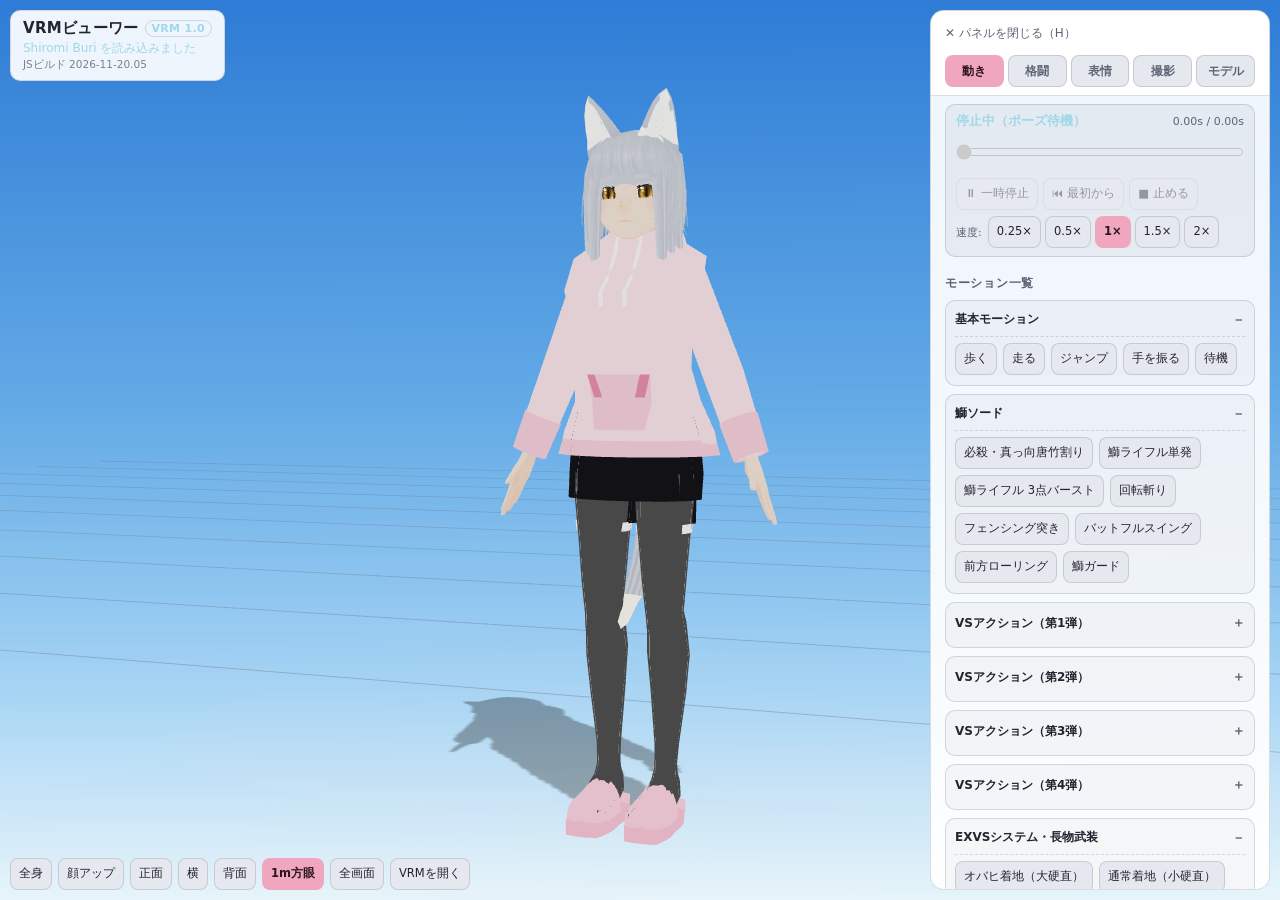
<file: index.html>
<!doctype html>
<html lang="ja">
  <head>
    <meta charset="utf-8" />
    <meta name="viewport" content="width=device-width, initial-scale=1, viewport-fit=cover" />
    <meta name="color-scheme" content="light dark" />
    <link rel="icon" href="data:," />
    <title>VRMビューワー</title>
    <style>
      button, [role="button"], select, summary, input:not([type="checkbox"], [type="radio"]) { min-height: 2rem; }
    </style>
    <link rel="stylesheet" href="css/viewer.css?v=2026-11-20.05" />
  </head>

<body>
<div id="stage" aria-label="3Dビュー"></div>

<div id="top-left">
  <div id="statusbar">
    <div class="chip">
      <h1>VRMビューワー<span class="sub" id="vrmver">VRM 1.0 / 0.x</span></h1>
      <div id="loadmsg">モデルを読み込んでいます…</div>
      <div id="buildstamp">JSビルド 2026-11-20.05</div>
    </div>
    <div class="chip" id="stats" hidden></div>
  </div>

  <div id="cambar" role="group" aria-label="カメラ・ファイル">
    <button class="act small" data-cam="full" type="button">全身</button>
    <button class="act small" data-cam="face" type="button">顔アップ</button>
    <button class="act small" data-cam="front" type="button">正面</button>
    <button class="act small" data-cam="side" type="button">横</button>
    <button class="act small" data-cam="back" type="button">背面</button>
    <button class="act small on" id="gridbtn" type="button">1m方眼</button>
    <button class="act small" id="fsbtn" type="button">全画面</button>
    <label class="act small" for="file-open">VRMを開く</label>
  </div>
</div>
<input id="file-open" type="file" accept=".vrm,.glb" hidden />

<div id="stalebar" role="alert" hidden>
  <span class="stale-msg">⚠ <b>古いコピーを表示しています</b>（実行中ビルド <b id="stale-running">?</b> ／ サーバー上の最新 <b id="stale-served">?</b>）。<b>Ctrl+Shift+R</b> で強制再読み込みしてください。</span>
  <button type="button" id="stale-close" aria-label="閉じる">×</button>
</div>

<button id="debugFab" type="button" aria-label="操作パネルを開く（Hキーでも開閉）" title="操作パネル（Hキーでも開閉）">⚙ 操作</button>

<aside id="panel" class="closed" aria-label="操作パネル">
  <div class="panel-head">
    <div class="panel-head-top">
      <button id="paneltoggle" aria-expanded="false" type="button">✕ パネルを閉じる（H）</button>
    </div>
    <div class="tabs" role="tablist">
      <button class="tab-btn on" data-tab="motion" role="tab" aria-selected="true" type="button">動き</button>
      <button class="tab-btn" data-tab="melee" role="tab" aria-selected="false" type="button">格闘</button>
      <button class="tab-btn" data-tab="expr" role="tab" aria-selected="false" type="button">表情</button>
      <button class="tab-btn" data-tab="look" role="tab" aria-selected="false" type="button">撮影</button>
      <button class="tab-btn" data-tab="model" role="tab" aria-selected="false" type="button">モデル</button>
    </div>
  </div>

  <!-- 「動き」「格闘」両タブ共通のモーション再生プレイヤー -->
  <div id="motion-player-wrap">
    <div id="motion-player">
      <div class="mp-head">
        <span id="mp-name">停止中（ポーズ待機）</span>
        <span id="mp-time">0.00s / 0.00s</span>
      </div>
      <div class="mp-scrub-row">
        <input type="range" id="mp-scrub" min="0" max="1" step="0.01" value="0" aria-label="モーション再生位置" disabled />
      </div>
      <div class="mp-ctrls">
        <button class="act small" id="mp-play" type="button" disabled>⏸ 一時停止</button>
        <button class="act small" id="mp-restart" type="button" disabled>⏮ 最初から</button>
        <button class="act small" id="mp-stop" type="button" disabled>■ 止める</button>
      </div>
      <div class="mp-speeds" id="mp-speeds">
        <span>速度:</span>
        <button class="act small" data-speed="0.25" type="button">0.25×</button>
        <button class="act small" data-speed="0.5" type="button">0.5×</button>
        <button class="act small on" data-speed="1" type="button">1×</button>
        <button class="act small" data-speed="1.5" type="button">1.5×</button>
        <button class="act small" data-speed="2" type="button">2×</button>
      </div>
    </div>
  </div>

  <!-- ===== TAB 1: 動き（基本・剣・VS・EXVS・エモート・ポーズ・しっぽ） ===== -->
  <div class="tab-pane on" id="tab-motion" role="tabpanel">
    <section aria-labelledby="h-player">
      <h2 id="h-player">モーション一覧</h2>
      <div id="motion-groups"></div>
      <p class="hint">ループ系以外は再生後に自動で待機ポーズへ戻ります。一時停止／シークで任意フレームを確認できます。</p>
    </section>

    <section aria-labelledby="h-pose">
      <h2 id="h-pose">ポーズ・関節</h2>
      <details class="grp">
        <summary>基本・武器ポーズ＆関節スライダー</summary>
        <div class="row" id="pose-row">
          <button class="act on" data-pose="stand" type="button">通常</button>
          <button class="act" data-pose="wave" type="button">手を振る</button>
          <button class="act" data-pose="banzai" type="button">バンザイ</button>
          <button class="act" data-pose="onehand" type="button">片手を上げる</button>
        </div>
        <div class="row">
          <button class="act" id="bow-once" type="button">おじぎする</button>
          <button class="act" id="jump-once" type="button">ジャンプ</button>
        </div>
        <p class="hint">鰤ソードのポーズ：</p>
        <div class="row" id="sword-pose-row">
          <button class="act" data-pose="katsugu" type="button">担ぐ</button>
          <button class="act" data-pose="kamae" type="button">構え（刀中段）</button>
          <button class="act" data-pose="nio" type="button">仁王立ち</button>
        </div>
        <div id="joint-sliders"></div>
      </details>
    </section>

    <section aria-labelledby="h-tail">
      <h2 id="h-tail">しっぽ（連動表現）</h2>
      <div class="row" id="tail-row">
        <button class="act on" data-tail="normal" type="button">ふつう</button>
        <button class="act" data-tail="happy" type="button">うれしい</button>
        <button class="act" data-tail="sleepy" type="button">ねむい</button>
        <button class="act" data-tail="surprised" type="button">びっくり</button>
      </div>
      <p class="hint">しっぽボーンがあるモデルでは気分に合わせて振り方と表情が連動します。</p>
    </section>
  </div>

  <!-- ===== TAB 2: 格闘（徒手空拳・カンフー・東方不敗・サイヤ人） ===== -->
  <div class="tab-pane" id="tab-melee" role="tabpanel">
    <section aria-labelledby="h-melee-pose">
      <h2 id="h-melee-pose">格闘ポーズ（構え）</h2>
      <div class="row" id="melee-pose-row">
        <button class="act small" data-pose="boxing_guard" type="button">ボクシング構え</button>
        <button class="act small" data-pose="kungfu_ready" type="button">カンフー構え</button>
        <button class="act small" data-pose="mabu" type="button">馬歩（四股立ち）</button>
        <button class="act small" data-pose="saiyan_charge" type="button">サイヤ人気溜め</button>
        <button class="act small" data-pose="toho_fuhai" type="button">東方不敗構え</button>
        <button class="act small" data-pose="stand" type="button">構え解除</button>
      </div>
    </section>
    <section aria-labelledby="h-melee">
      <h2 id="h-melee">徒手空拳モーション（22種）</h2>
      <div id="melee-groups"></div>
    </section>
  </div>

  <!-- ===== TAB 3: 表情 ===== -->
  <div class="tab-pane" id="tab-expr" role="tabpanel">
    <section aria-labelledby="h-expr">
      <h2 id="h-expr">表情プリセット <button class="act small" id="expr-reset" type="button">リセット</button></h2>
      <div class="row" id="expr-presets">
        <button class="act" data-expr="happy" type="button">笑顔</button>
        <button class="act" data-expr="angry" type="button">怒り</button>
        <button class="act" data-expr="sad" type="button">悲しみ</button>
        <button class="act" data-expr="surprised" type="button">驚き</button>
        <button class="act" data-expr="relaxed" type="button">ほっと</button>
      </div>
      <p class="hint">追加の表情（モデルに含まれるもの）：</p>
      <div class="row" id="expr-extra">
        <button class="act" data-expr="sleepy" type="button">眠い</button>
        <button class="act" data-expr="zito" type="button">ジト目</button>
        <button class="act" data-expr="satori" type="button">さとり</button>
        <button class="act" data-expr="fun" type="button">にっこり</button>
        <button class="act" data-expr="dislike" type="button">不機嫌</button>
        <button class="act" data-expr="wink" type="button">ウインク</button>
        <button class="act" data-expr="pout" type="button">ふくれっ面</button>
        <button class="act" data-expr="pien" type="button">ぴえん</button>
        <button class="act" data-expr="heart" type="button">ハート目</button>
        <button class="act" data-expr="twinkle" type="button">キラキラ目</button>
        <button class="act" data-expr="pero" type="button">てへぺろ</button>
      </div>
      <p class="hint">口の形：</p>
      <div class="row" id="mouth-row">
        <button class="act" data-mouth="aa" type="button">あ</button>
        <button class="act" data-mouth="ih" type="button">い</button>
        <button class="act" data-mouth="ou" type="button">う</button>
        <button class="act" data-mouth="ee" type="button">え</button>
        <button class="act" data-mouth="oh" type="button">お</button>
        <button class="act" data-mouth="" type="button">閉じる</button>
      </div>
      <div class="row">
        <button class="act" id="blink-once" type="button">まばたきする</button>
      </div>
      <details class="grp" open>
        <summary>表情スライダー</summary>
        <div id="expr-sliders"></div>
      </details>
    </section>
  </div>

  <!-- ===== TAB 4: 撮影・色・ライティング ===== -->
  <div class="tab-pane" id="tab-look" role="tabpanel">
    <section aria-labelledby="h-shot">
      <h2 id="h-shot">スクリーンショット</h2>
      <div class="row">
        <button class="act" id="shot" type="button">PNG保存</button>
        <button class="act" id="shot-alpha" type="button">背景透過PNG保存</button>
      </div>
    </section>

    <section aria-labelledby="h-light">
      <h2 id="h-light">ライティング <button class="act small" id="light-reset" type="button">初期値</button></h2>
      <div class="slider"><span>主ライト</span><input type="range" id="light-key" min="0" max="3" step="0.05" value="1.6" aria-label="主ライト強さ" /><output id="light-key-out">1.60</output></div>
      <div class="slider"><span>光・左右</span><input type="range" id="light-az" min="-180" max="180" step="1" value="39" aria-label="光の左右角度" /><output id="light-az-out">39°</output></div>
      <div class="slider"><span>光・高さ</span><input type="range" id="light-el" min="5" max="85" step="1" value="45" aria-label="光の高さ角度" /><output id="light-el-out">45°</output></div>
      <div class="slider"><span>環境光</span><input type="range" id="light-amb" min="0" max="2" step="0.05" value="0.85" aria-label="環境光の強さ" /><output id="light-amb-out">0.85</output></div>
      <div class="slider"><span>露出</span><input type="range" id="light-exp" min="0.5" max="1.8" step="0.05" value="1.05" aria-label="画面の露出" /><output id="light-exp-out">1.05</output></div>
      <div class="toggle"><span>地面の影を表示</span><button id="tg-shadow" aria-pressed="true" aria-label="地面の影を表示" type="button"></button></div>
      <div class="toggle"><span>1m方眼グリッド床</span><button id="tg-grid" aria-pressed="true" aria-label="1m方眼グリッド床" type="button"></button></div>
    </section>

    <section aria-labelledby="h-auto">
      <h2 id="h-auto">自動の動き・背景・表示</h2>
      <div class="toggle"><span>自動まばたき</span><button id="tg-blink" aria-pressed="true" aria-label="自動まばたき" type="button"></button></div>
      <div class="toggle"><span>呼吸（アイドル待機）</span><button id="tg-breath" aria-pressed="true" aria-label="呼吸" type="button"></button></div>
      <div class="toggle"><span>髪・しっぽの揺れ（SpringBone）</span><button id="tg-sway" aria-pressed="true" aria-label="髪としっぽの揺れ" type="button"></button></div>
      <div class="toggle"><span>ポインターを目・頭で追う</span><button id="tg-look" aria-pressed="false" aria-label="ポインターを目と頭で追う" type="button"></button></div>
      <div class="toggle"><span>ターンテーブル（自動回転）</span><button id="tg-spin" aria-pressed="false" aria-label="ターンテーブル" type="button"></button></div>
      <div class="toggle"><span>ワイヤーフレーム</span><button id="tg-wire" aria-pressed="false" aria-label="ワイヤーフレーム" type="button"></button></div>
      <p class="hint">背景：</p>
      <div class="swatches" id="bg-swatches">
        <button data-bg="sky" class="on" style="background:linear-gradient(180deg,#2e7cd6,#a9d6f5)" aria-label="青空" type="button"></button>
        <button data-bg="studio" style="background:#232733" aria-label="スタジオ" type="button"></button>
        <button data-bg="pink" style="background:#f6c6d3" aria-label="ピンク" type="button"></button>
        <button data-bg="mint" style="background:#bfe6dd" aria-label="ミント" type="button"></button>
        <button data-bg="night" style="background:#0d1020" aria-label="夜" type="button"></button>
        <button data-bg="white" style="background:#f4f4f6" aria-label="白" type="button"></button>
      </div>
    </section>

    <section aria-labelledby="h-color">
      <h2 id="h-color">色替え <button class="act small" id="color-reset" type="button">色をリセット</button></h2>
      <details class="grp">
        <summary>プリセット＆マテリアル色</summary>
        <div id="color-presets"></div>
        <div id="color-pair">
          <div class="slider"><span>フーディ</span><input type="color" id="hoodie-color" value="#f6c6d3" aria-label="フーディの色" /></div>
          <div class="slider"><span>クロッグ</span><input type="color" id="clog-color" value="#f0a6be" aria-label="クロッグの色" /></div>
        </div>
        <p class="hint">マテリアルごとの色（全モデル共通）：</p>
        <div id="mat-colors"></div>
      </details>
    </section>
  </div>

  <!-- ===== TAB 5: モデル ===== -->
  <div class="tab-pane" id="tab-model" role="tabpanel">
    <section aria-labelledby="h-model">
      <h2 id="h-model">モデル読み込み</h2>
      <label class="act openmodel" for="file-open">別のVRM / GLBファイルを開く</label>
      <p class="hint">.vrm（VRM 1.0 / 0.x）・.glb ファイルを画面にドラッグ＆ドロップしても読み込めます。<br />左ドラッグで回転、ホイール／ピンチで拡大縮小、右ドラッグで平行移動できます。</p>
      <div id="modelinfo"></div>
    </section>
  </div>
</aside>

<div id="overlay" role="status" aria-live="polite"><div class="box">
  <div class="ring" aria-hidden="true"></div>
  <p id="overlay-title">モデルを読み込んでいます…</p>
  <p id="overlay-sub">しばらくお待ちください</p>
</div></div>
<div id="dropveil">VRM / GLB ファイルをドロップして読み込む</div>
<div id="errbox" role="alert"></div>

<script src="assets/three.min.js"></script>
<script src="js/core.js?v=2026-11-20.05"></script>
<script src="js/motions/registry.js?v=2026-11-20.05"></script>
<script src="js/motions/basic.js?v=2026-11-20.05"></script>
<script src="js/motions/sword.js?v=2026-11-20.05"></script>
<script src="js/motions/vs.js?v=2026-11-20.05"></script>
<script src="js/motions/exvs.js?v=2026-11-20.05"></script>
<script src="js/motions/exvs_sword.js?v=2026-11-20.05"></script>
<script src="js/motions/emotes.js?v=2026-11-20.05"></script>
<script src="js/motions/melee.js?v=2026-11-20.05"></script>
    <script src="js/motions/shooting.js?v=2026-11-25.01"></script>
<script src="js/ui.js?v=2026-11-20.05"></script>
</body>
</html>
</file>
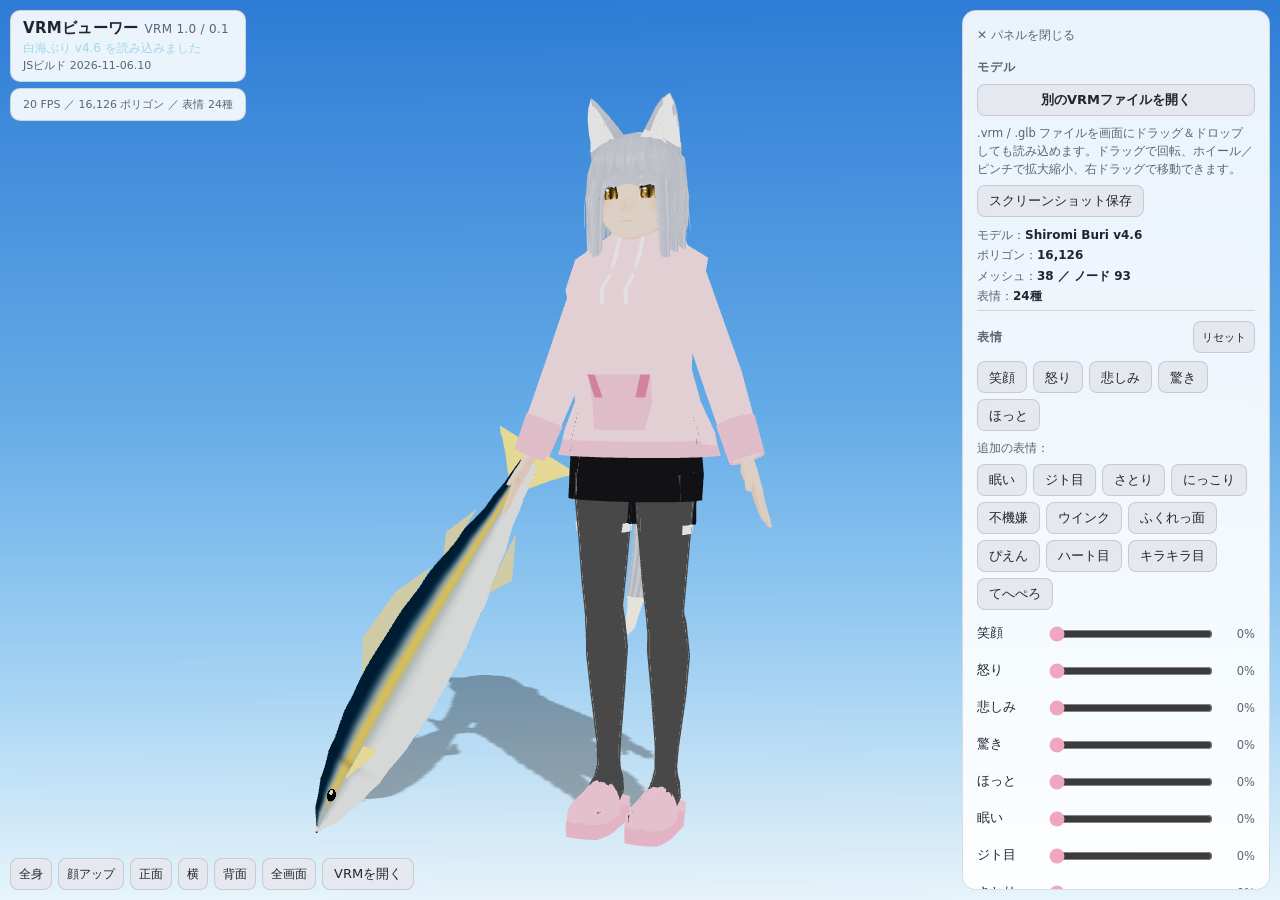
<file: vrm_viewer_env/viewer/index.html>
<!doctype html>
<html lang="ja">
  <head>
    <meta charset="utf-8" />
    <meta name="viewport" content="width=device-width, initial-scale=1, viewport-fit=cover" />
    <meta name="color-scheme" content="light dark" />
    <link rel="icon" href="data:," />
    <title>VRMビューワー</title>
    <style>
      button, [role="button"], select, summary, input:not([type="checkbox"], [type="radio"]) { min-height: 2rem; }
    </style>
    <style>
  :root{
    --bg:#14161d; --panel:rgba(20,22,30,.88); --panel-solid:#1a1d27;
    --ink:#f2f3f7; --ink-dim:#a7adbd; --line:rgba(255,255,255,.12);
    --accent:#f0a6be; --accent-ink:#2a1420; --accent2:#9fd8e8;
    --btn:#262a38; --btn-on:#f0a6be;
    --radius:10px;
  }
  @media (prefers-color-scheme: light){
    :root{
      --bg:#eceef3; --panel:rgba(255,255,255,.9); --panel-solid:#ffffff;
      --ink:#22252f; --ink-dim:#5c6373; --line:rgba(20,24,40,.14);
      --btn:#e6e8ef;
    }
  }
  *{ box-sizing:border-box; }
  html,body{ height:100%; }
  body{
    margin:0; background:var(--bg); color:var(--ink);
    font-family:"Hiragino Kaku Gothic ProN","Hiragino Sans","Noto Sans JP",system-ui,-apple-system,"Segoe UI",sans-serif;
    overflow:hidden; -webkit-user-select:none; user-select:none;
    -webkit-tap-highlight-color:transparent;
  }
  #stage{ position:fixed; inset:0; }
  #stage canvas{ display:block; touch-action:none; }

  /* ---------- top-left status ---------- */
  #statusbar{
    position:fixed; top:10px; left:10px; z-index:5; pointer-events:none;
    display:flex; flex-direction:column; gap:6px; max-width:min(78vw,420px);
  }
  .chip{
    background:var(--panel); border:1px solid var(--line); border-radius:var(--radius);
    padding:8px 12px; backdrop-filter:blur(8px); pointer-events:auto;
  }
  .chip h1{ margin:0; font-size:15px; font-weight:700; letter-spacing:.02em; }
  .chip h1 .sub{ font-weight:400; color:var(--ink-dim); font-size:12px; margin-left:6px; }
  #loadmsg{ font-size:12px; color:var(--ink-dim); margin-top:2px; }
  #loadmsg.done{ color:var(--accent2); }
  #buildstamp{ font-size:11px; color:var(--ink-dim); margin-top:1px; font-variant-numeric:tabular-nums; }
  #stats{ font-size:11px; color:var(--ink-dim); font-variant-numeric:tabular-nums; }

  /* ---------- control panel ---------- */
  #panel{
    position:fixed; z-index:6; top:10px; right:10px; width:308px;
    max-height:calc(100dvh - 20px); overflow-y:auto; overscroll-behavior:contain;
    background:var(--panel); border:1px solid var(--line); border-radius:14px;
    backdrop-filter:blur(10px); padding:6px 14px 14px;
    scrollbar-width:thin;
  }
  #panel section{ padding:10px 0 4px; border-bottom:1px solid var(--line); }
  #panel section:last-child{ border-bottom:none; }
  #panel h2{
    margin:0 0 8px; font-size:12px; font-weight:700; letter-spacing:.08em;
    color:var(--ink-dim); display:flex; justify-content:space-between; align-items:center;
  }
  #panel h2 button{ font-size:11px; }
  .row{ display:flex; flex-wrap:wrap; gap:6px; margin-bottom:8px; }
  .row:last-child{ margin-bottom:4px; }
  button.act, label.act{
    appearance:none; border:1px solid var(--line); background:var(--btn); color:var(--ink);
    border-radius:8px; padding:7px 11px; font-size:13px; font-family:inherit; cursor:pointer;
    line-height:1.2;
  }
  button.act:hover{ filter:brightness(1.15); }
  button.act.on{ background:var(--btn-on); color:var(--accent-ink); border-color:transparent; font-weight:700; }
  button.act.small{ padding:5px 8px; font-size:12px; }
  .slider{
    display:grid; grid-template-columns:64px 1fr 34px; align-items:center; gap:8px;
    margin:5px 0; font-size:12.5px;
  }
  .slider output{ text-align:right; font-variant-numeric:tabular-nums; color:var(--ink-dim); font-size:11.5px; }
  input[type="range"]{ width:100%; accent-color:var(--accent); height:22px; margin:0; }
  .toggle{
    display:flex; justify-content:space-between; align-items:center; gap:8px;
    font-size:13px; padding:4px 0;
  }
  .toggle button{
    appearance:none; width:44px; height:24px; border-radius:999px; border:1px solid var(--line);
    background:var(--btn); position:relative; cursor:pointer; flex:none; padding:0;
  }
  .toggle button::after{
    content:""; position:absolute; top:2px; left:2px; width:18px; height:18px; border-radius:50%;
    background:var(--ink-dim); transition:left .15s, background .15s;
  }
  .toggle button[aria-pressed="true"]{ background:var(--accent); border-color:transparent; }
  .toggle button[aria-pressed="true"]::after{ left:22px; background:#fff; }
  .swatches{ display:flex; gap:6px; }
  .swatches button{
    width:30px; height:30px; border-radius:8px; border:2px solid var(--line); cursor:pointer; padding:0;
  }
  .swatches button.on{ border-color:var(--accent); }
  #modelinfo{ font-size:12px; color:var(--ink-dim); line-height:1.7; }
  #modelinfo b{ color:var(--ink); font-weight:600; }
  .hint{ font-size:11.5px; color:var(--ink-dim); line-height:1.6; margin:2px 0 6px; }
  #paneltoggle{ display:block; width:100%; appearance:none; border:none; background:transparent;
    color:var(--ink-dim); font-size:12px; padding:8px 0 4px; cursor:pointer; font-family:inherit; text-align:left; }
  #panel{ transition:opacity .18s, transform .18s; }
  #panel.closed{ display:none; }
  /* debug panel opener: normally just a tiny, faint mark tucked into
     the very corner of the screen (guests should not notice it).
     It brightens on hover / keyboard focus. The H key toggles too. */
  #debugFab{
    position:fixed; top:4px; right:4px; z-index:9;
    appearance:none; border:none; background:transparent; color:var(--ink);
    width:30px; height:30px; border-radius:8px; padding:0;
    font-size:14px; font-family:inherit; cursor:pointer;
    opacity:.22; transition:opacity .15s;
  }
  #debugFab:hover, #debugFab:focus-visible{ opacity:.95; background:var(--panel); outline:1px solid var(--line); }
  body.panel-open #debugFab{ display:none; }

  /* ---------- stale-copy warning (cache / old local server) ---------- */
  #stalebar{
    position:fixed; top:10px; left:50%; transform:translateX(-50%); z-index:40;
    width:min(700px, calc(100vw - 20px));
    display:flex; align-items:flex-start; gap:10px;
    background:#f7b731; color:#231a00; border:1px solid #a86e00; border-radius:12px;
    padding:10px 12px; font-size:12.5px; line-height:1.55;
    box-shadow:0 8px 28px rgba(0,0,0,.35);
  }
  #stalebar[hidden]{ display:none; }
  #stalebar .stale-msg{ flex:1; }
  #stale-close{
    appearance:none; border:1px solid rgba(35,26,0,.4); background:transparent; color:#231a00;
    border-radius:8px; width:26px; height:26px; font-size:15px; line-height:1; cursor:pointer; flex:none;
  }

  /* ---------- game HUD (shown in game / free mode) ---------- */
  #gameHud{
    position:fixed; top:10px; left:50%; transform:translateX(-50%); z-index:6;
    width:min(660px, calc(100vw - 340px)); min-width:300px;
    display:none; flex-direction:column; gap:8px;
    background:var(--panel); border:1px solid var(--line); border-radius:14px;
    padding:12px 16px 13px; backdrop-filter:blur(10px);
  }
  body.freemode #gameHud{ display:flex; }
  body.freemode #statusbar{ max-width:min(30vw,300px); }
  body.freemode #stats{ display:none; }
  .gh-top{ display:flex; align-items:center; gap:10px; flex-wrap:wrap; }
  .gh-badge{
    background:var(--accent); color:var(--accent-ink); font-weight:800; font-size:11px;
    letter-spacing:.08em; border-radius:6px; padding:3px 8px; flex:none;
  }
  #gh-mission{ font-size:15px; font-weight:700; }
  #gh-mission b{ color:var(--accent); font-size:23px; font-weight:900; vertical-align:-2px; }
  #gh-score{ font-size:12.5px; color:var(--ink-dim); margin-left:auto; font-variant-numeric:tabular-nums; }
  .gh-modes{ display:flex; align-items:center; gap:6px; flex-wrap:wrap; }
  .gh-label{ font-size:13px; color:var(--ink); font-weight:800; letter-spacing:.06em; margin-right:2px; flex:none; }
  .gh-modes button, .enemy-mode-row button{
    appearance:none; border:1px solid var(--line); background:var(--btn); color:var(--ink);
    border-radius:8px; padding:6px 12px; font-size:12.5px; font-family:inherit; cursor:pointer; line-height:1.2;
  }
  .gh-modes button.on, .enemy-mode-row button.on{ background:var(--btn-on); color:var(--accent-ink); border-color:transparent; font-weight:700; }
  .gh-modes button:disabled, .enemy-mode-row button:disabled{ opacity:.45; cursor:not-allowed; }
  .gh-help{ font-size:11px; color:var(--ink-dim); line-height:1.5; }
  .gh-help b{ color:var(--ink); font-weight:600; }
  .gh-vitals{ display:flex; align-items:center; gap:14px; flex-wrap:wrap; }
  .gh-hp{ display:flex; align-items:center; gap:8px; flex:1; min-width:190px; }
  .gh-hpbar{ flex:1; height:19px; border-radius:99px; background:rgba(127,127,140,.30); overflow:hidden; border:1px solid var(--line); }
  #gh-hpfill{ height:100%; width:100%; border-radius:99px; background:#7dd069; transition:width .18s; }
  #gh-hpfill.mid{ background:#e8c33a; }
  #gh-hpfill.low{ background:#e5534b; }
  #gh-hpnum{ font-size:17px; font-weight:800; font-variant-numeric:tabular-nums; min-width:64px; text-align:right; white-space:nowrap; }
  .gh-timer{ font-size:13px; font-weight:700; font-variant-numeric:tabular-nums; white-space:nowrap; }
  .gh-timer b{ font-size:27px; font-weight:900; }
  .gh-timer.urgent b{ color:#e5534b; }
  .gh-person{ font-size:11px; color:var(--ink-dim); line-height:1.5; }
  .gh-person .dot{ display:inline-block; width:8px; height:8px; border-radius:50%; margin:0 3px 0 7px; vertical-align:1px; }
  .gh-person .dot:first-child{ margin-left:0; }
  .gh-awk{ display:flex; align-items:center; gap:8px; flex:1; min-width:190px; }
  .gh-awkbar{ flex:1; height:15px; border-radius:99px; background:rgba(127,127,140,.30); overflow:hidden; border:1px solid var(--line); }
  #gh-awkfill{ height:100%; width:0%; border-radius:99px; background:#e8a33d; transition:width .18s; }
  .gh-awk.full #gh-awkfill{ background:#ffc93c; box-shadow:0 0 10px rgba(255,201,60,.9); }
  #gh-awknum{ font-size:15px; font-weight:800; font-variant-numeric:tabular-nums; min-width:44px; text-align:right; white-space:nowrap; }
  .gh-awk.full #gh-awknum{ color:#ffc93c; font-size:17px; animation:awkReadyBlink .7s steps(2, start) infinite; }
  @keyframes awkReadyBlink{ 50%{ opacity:.35; } }
  @media (prefers-reduced-motion: reduce){ .gh-awk.full #gh-awknum{ animation:none; } }

  /* ---------- title / result / banner / damage flash ---------- */
  #titleScreen, #resultScreen{
    position:fixed; inset:0; z-index:45; display:flex; align-items:center; justify-content:center;
    background:rgba(8,14,26,.55); backdrop-filter:blur(3px); padding:20px; text-align:center;
  }
  #resultScreen{ z-index:46; }
  #titleScreen[hidden], #resultScreen[hidden]{ display:none; }
  .title-box{ max-width:560px; color:#fff; text-shadow:0 2px 14px rgba(0,0,0,.55); }
  .title-logo{
    font-size:clamp(40px, 9vw, 74px); font-weight:900; letter-spacing:.14em; line-height:1.1;
    margin:0 0 6px;
  }
  .title-sub{ font-size:clamp(14px, 3vw, 19px); letter-spacing:.3em; margin:0 0 14px; color:#cfe6f7; }
  .title-catch{
    font-size:clamp(17px, 3.6vw, 24px); font-weight:800; letter-spacing:.06em; line-height:1.5;
    margin:0 0 14px; color:#ffe3ec;
  }
  .title-story{ font-size:13.5px; line-height:1.9; color:#e8f2fa; margin:0 auto 16px; max-width:480px; }
  .title-brief{ font-size:13.5px; line-height:1.9; color:#e8f2fa; margin:0 0 26px; }
  .title-brief .dot{ display:inline-block; width:8px; height:8px; border-radius:50%; margin:0 3px 0 7px; vertical-align:1px; }
  .press-start{
    font-size:clamp(16px, 3.4vw, 22px); font-weight:800; letter-spacing:.22em; margin:0 0 10px;
    animation:pressBlink 1.5s ease-in-out infinite;
  }
  @keyframes pressBlink{ 0%,100%{ opacity:1; } 50%{ opacity:.35; } }
  @media (prefers-reduced-motion: reduce){ .press-start{ animation:none; } }
  .title-note{ font-size:12px; color:#b9cfdf; margin:0; }
  .result-box{
    max-width:440px; width:100%; color:var(--ink); text-shadow:none;
    background:var(--panel); border:1px solid var(--line); border-radius:16px;
    padding:26px 28px 24px; backdrop-filter:blur(10px); text-align:center;
  }
  .result-box h2{ margin:0 0 4px; font-size:30px; font-weight:900; letter-spacing:.1em; }
  .result-box h2.win{ color:var(--accent2); }
  .result-box h2.lose{ color:#e5534b; }
  .result-reason{ font-size:13px; color:var(--ink-dim); margin:0 0 16px; }
  .result-stats{ text-align:left; font-size:14px; line-height:2.0; margin:0 auto 18px; max-width:300px; }
  .result-stats .rrow{ display:flex; justify-content:space-between; gap:16px; border-bottom:1px dashed var(--line); }
  .result-stats .rrow span:last-child{ font-weight:700; font-variant-numeric:tabular-nums; }
  .result-rank{ font-size:15px; margin:0 0 18px; }
  .result-rank b{ font-size:30px; margin-left:8px; color:var(--accent); }
  #retryBtn{
    appearance:none; border:none; background:var(--accent); color:var(--accent-ink);
    border-radius:10px; padding:12px 30px; font-size:16px; font-weight:800; font-family:inherit; cursor:pointer;
  }
  #retryBtn:hover{ filter:brightness(1.08); }
  #missionBanner{
    position:fixed; top:26%; left:50%; transform:translate(-50%,-50%); z-index:44;
    font-size:clamp(34px, 8vw, 60px); font-weight:900; letter-spacing:.24em; color:#fff;
    text-shadow:0 3px 18px rgba(10,40,80,.65), 0 0 42px rgba(120,190,255,.5);
    opacity:0; pointer-events:none; transition:opacity .25s; white-space:nowrap;
  }
  #missionBanner.show{ opacity:1; }
  #dmgflash{
    position:fixed; inset:0; z-index:43; pointer-events:none; opacity:0;
    background:radial-gradient(ellipse at center, rgba(229,60,50,0) 42%, rgba(229,60,50,.5) 100%);
  }

  /* ---------- loading / error / drop ---------- */
  #overlay{
    position:fixed; inset:0; z-index:20; display:flex; align-items:center; justify-content:center;
    background:var(--bg); transition:opacity .4s; text-align:center; padding:20px;
  }
  #overlay.hide{ opacity:0; pointer-events:none; }
  #overlay .box{ max-width:340px; }
  #overlay .ring{
    width:44px; height:44px; margin:0 auto 14px; border-radius:50%;
    border:3px solid var(--line); border-top-color:var(--accent);
    animation:spin 0.9s linear infinite;
  }
  @keyframes spin{ to{ transform:rotate(360deg); } }
  @media (prefers-reduced-motion: reduce){ #overlay .ring{ animation:none; } }
  #overlay p{ margin:0; font-size:14px; color:var(--ink-dim); line-height:1.7; }
  #errbox{
    position:fixed; left:10px; bottom:10px; z-index:30; max-width:min(92vw,480px);
    background:#5c1f28; color:#ffe9ec; border-radius:10px; padding:10px 14px;
    font-size:12.5px; line-height:1.6; display:none; white-space:pre-wrap; word-break:break-all;
  }
  #dropveil{
    position:fixed; inset:0; z-index:25; display:none; align-items:center; justify-content:center;
    background:rgba(10,10,16,.6); color:#fff; font-size:17px; font-weight:700;
    border:3px dashed var(--accent); pointer-events:none;
  }
  body.dragging #dropveil{ display:flex; }

  /* ---------- bottom-left camera bar (mobile-friendly) ---------- */
  #cambar{
    position:fixed; left:10px; bottom:10px; z-index:5; display:flex; gap:6px; flex-wrap:wrap;
    max-width:calc(100vw - 20px);
  }

  /* ---------- free-roam: cross key (D-pad), bottom-left ---------- */
  #dpad{
    position:fixed; left:14px; bottom:14px; z-index:8; width:174px; height:174px; display:none;
  }
  body.freemode #dpad{ display:block; }
  .dbtn{
    position:absolute; width:58px; height:58px; border-radius:14px;
    border:1px solid rgba(255,255,255,.42); background:rgba(18,20,28,.36);
    color:#fff; backdrop-filter:blur(3px); opacity:.62;
    font-family:inherit; font-size:15px; line-height:1;
    padding:0; cursor:pointer; touch-action:none; text-shadow:0 1px 3px rgba(0,0,0,.55);
    display:flex; align-items:center; justify-content:center;
  }
  .dbtn.on{ opacity:.95; background:var(--btn-on); color:var(--accent-ink); text-shadow:none; }
  #dp-up{ top:0; left:58px; }
  #dp-left{ left:0; top:58px; }
  #dp-right{ right:0; top:58px; }
  #dp-down{ bottom:0; left:58px; }
  #dpad .dhub{
    position:absolute; left:58px; top:58px; width:58px; height:58px; border-radius:50%;
    border:1px solid rgba(255,255,255,.25); background:rgba(18,20,28,.30);
    backdrop-filter:blur(3px); opacity:.5; pointer-events:none;
  }

  /* ---------- free-roam: gamepad-layout button cluster (touch) ---------- */
  #padcluster{
    position:fixed; right:14px; bottom:14px; z-index:8; width:200px; height:200px; display:none;
  }
  body.freemode #padcluster{ display:block; }
  .padbtn{
    position:absolute; width:64px; height:64px; border-radius:50%;
    border:1px solid rgba(255,255,255,.42); background:rgba(18,20,28,.36);
    color:#fff; backdrop-filter:blur(3px); opacity:.62;
    font-family:inherit; font-size:12px; font-weight:700; line-height:1.25;
    padding:0; cursor:pointer; touch-action:none; text-shadow:0 1px 3px rgba(0,0,0,.55);
  }
  .padbtn small{ display:block; font-size:9px; font-weight:400; opacity:.75; }
  .padbtn:active{ opacity:.95; background:var(--btn-on); color:var(--accent-ink); text-shadow:none; }
  .padbtn.small{ width:52px; height:52px; font-size:10px; }
  #atk-melee{ top:0; left:68px; }
  #atk-shot{ right:0; top:68px; }
  #atk-jump{ bottom:0; left:68px; }
  #atk-guard{ left:0; top:68px; }
  #atk-upper{ top:2px; left:2px; }
  #atk-chop{ top:2px; right:2px; }
  #atk-sub{ bottom:2px; left:2px; }
  #atk-sp{ bottom:2px; right:2px; }

  /* ---------- boost gauge (free mode) ---------- */
  #boostbar{
    position:fixed; left:50%; bottom:16px; transform:translateX(-50%); z-index:7;
    display:none; align-items:center; gap:8px; width:min(430px,52vw);
    background:var(--panel); border:1px solid var(--line); border-radius:999px;
    padding:7px 12px; backdrop-filter:blur(8px);
  }
  body.freemode #boostbar{ display:flex; }
  #boostbar .blabel{ font-size:13px; font-weight:800; letter-spacing:.06em; color:var(--ink); flex:none; }
  #boostbar .btrack{ flex:1; height:15px; border-radius:999px; background:rgba(127,127,140,.28); overflow:hidden; border:1px solid var(--line); }
  #boostfill{ height:100%; width:100%; border-radius:999px; background:var(--accent2); }
  #boostbar.low #boostfill{ background:#e8a33d; }
  #boostbar.hot #boostfill{ background:#e5534b; }
  #boostbar.hot .blabel{ color:#e5534b; }
  #booststat{ font-size:12.5px; font-weight:800; flex:none; display:none; white-space:nowrap; }
  #boostbar.low #booststat{ display:block; color:#e8a33d; }
  #boostbar.low #booststat::after{ content:"残りわずか"; }
  #boostbar.hot #booststat{ display:block; color:#e5534b; animation:boostHotBlink .6s steps(2, start) infinite; }
  #boostbar.hot #booststat::after{ content:"オーバーヒート！"; }
  @keyframes boostHotBlink{ 50%{ opacity:.3; } }
  @media (prefers-reduced-motion: reduce){ #boostbar.hot #booststat{ animation:none; } }

  /* ---------- awakening button (touch; appears only at full gauge) ---------- */
  #awkbtn{
    position:fixed; right:22px; bottom:366px; z-index:8; width:64px; height:64px; border-radius:50%;
    border:2px solid #ffd76a; background:rgba(60,44,6,.55); color:#ffe9a0;
    backdrop-filter:blur(3px); display:none;
    font-family:inherit; font-size:14px; font-weight:800; line-height:1.25;
    padding:0; cursor:pointer; touch-action:none; text-shadow:0 1px 3px rgba(0,0,0,.6);
    box-shadow:0 0 18px rgba(255,199,60,.55);
  }
  #awkbtn small{ display:block; font-size:9px; font-weight:400; opacity:.85; }
  #awkbtn.show{ display:block; animation:awkPulse 1.1s ease-in-out infinite; }
  @keyframes awkPulse{ 0%,100%{ transform:scale(1); } 50%{ transform:scale(1.08); } }
  @media (prefers-reduced-motion: reduce){ #awkbtn.show{ animation:none; } }

  /* ---------- lock-on reticle / off-screen arrow / switch button ---------- */
  #reticle{
    position:fixed; z-index:7; width:84px; height:84px; pointer-events:none; display:none;
    --rc:#ffd83d;
  }
  #reticle .rring{
    position:absolute; inset:8px; border:3px solid var(--rc); border-radius:50%;
    transition:border-color .12s;
  }
  #reticle.band0 .rring{ border-radius:12px; transform:rotate(45deg); }
  #reticle.band2 .rring{ border-style:dashed; }
  #reticle.occ{ --rc:#9aa3b2; }
  #reticle.occ .rring{ border-style:dashed; }
  #reticle .rdot{
    position:absolute; left:50%; top:50%; width:7px; height:7px; margin:-3.5px 0 0 -3.5px;
    border-radius:50%; background:var(--rc); display:none;
  }
  #reticle.band0 .rdot{ display:block; }
  #reticle .rlabel{
    position:absolute; top:calc(100% - 2px); left:50%; transform:translateX(-50%);
    white-space:nowrap; font-size:11px; font-weight:700; line-height:1.5; text-align:center;
    color:var(--rc); text-shadow:0 1px 3px rgba(0,0,0,.65);
  }
  #reticle #rbar{
    width:52px; height:5px; margin:2px auto 0; border-radius:99px;
    background:rgba(10,10,16,.55); overflow:hidden;
  }
  #reticle #rfill{ height:100%; width:100%; background:var(--rc); }
  #lockarrow{
    position:fixed; z-index:7; font-size:26px; line-height:1; pointer-events:none; display:none;
    text-shadow:0 1px 4px rgba(0,0,0,.6);
  }
  #lockbtn{
    position:fixed; right:22px; bottom:232px; z-index:8; width:56px; height:56px; border-radius:50%;
    border:1px solid rgba(255,255,255,.42); background:rgba(18,20,28,.36);
    color:#fff; backdrop-filter:blur(3px); opacity:.62; display:none;
    font-family:inherit; font-size:11px; font-weight:700; line-height:1.25;
    padding:0; cursor:pointer; touch-action:none; text-shadow:0 1px 3px rgba(0,0,0,.55);
  }
  body.freemode #lockbtn{ display:block; }
  #lockbtn small{ display:block; font-size:9px; font-weight:400; opacity:.75; }
  #lockbtn:active{ opacity:.95; background:var(--btn-on); color:var(--accent-ink); text-shadow:none; }
  #unlockbtn{
    position:fixed; right:22px; bottom:298px; z-index:8; width:56px; height:56px; border-radius:50%;
    border:1px solid rgba(255,255,255,.42); background:rgba(18,20,28,.36);
    color:#fff; backdrop-filter:blur(3px); opacity:.45; display:none;
    font-family:inherit; font-size:11px; font-weight:700; line-height:1.25;
    padding:0; cursor:pointer; touch-action:none; text-shadow:0 1px 3px rgba(0,0,0,.55);
  }
  body.freemode #unlockbtn{ display:block; }
  #unlockbtn small{ display:block; font-size:9px; font-weight:400; opacity:.75; }
  #unlockbtn.on{ opacity:.95; border-color:#ffd83d; box-shadow:0 0 0 1px rgba(255,216,61,.45); }
  #unlockbtn:active{ opacity:.95; background:var(--btn-on); color:var(--accent-ink); text-shadow:none; }

  @media (max-width:760px){
    #panel{
      top:auto; bottom:0; right:0; left:0; width:auto; border-radius:16px 16px 0 0;
      max-height:62dvh; padding-top:2px;
    }
    #gameHud{ top:64px; width:calc(100vw - 20px); min-width:0; }
    body.freemode #cambar{ top:196px; }
    #cambar{ bottom:auto; top:118px; }
    #statusbar{ max-width:calc(100vw - 20px); }
    #dpad{ width:162px; height:162px; left:10px; bottom:52px; }
    .dbtn{ width:54px; height:54px; }
    #dp-up{ left:54px; } #dp-down{ left:54px; }
    #dp-left{ top:54px; } #dp-right{ top:54px; }
    #dpad .dhub{ left:54px; top:54px; width:54px; height:54px; }
    #padcluster{ width:178px; height:178px; right:10px; bottom:52px; }
    .padbtn{ width:58px; height:58px; }
    .padbtn.small{ width:48px; height:48px; }
    #atk-melee{ left:60px; } #atk-jump{ left:60px; }
    #atk-shot{ top:60px; } #atk-guard{ top:60px; }
    #boostbar{ bottom:auto; top:64px; left:auto; right:12px; transform:none; width:min(240px,44vw); }
    #lockbtn{ right:16px; bottom:248px; }
    #unlockbtn{ right:16px; bottom:314px; }
    #awkbtn{ right:16px; bottom:382px; }
  }

  /* ---------- viewer additions: color UI / quick open ---------- */
  #color-presets{ display:grid; grid-template-columns:repeat(4,1fr); gap:6px; margin-bottom:8px; }
  .colorswatch{
    appearance:none; border:1px solid var(--line); background:var(--btn); color:var(--ink);
    border-radius:8px; padding:5px 4px 4px; cursor:pointer; font-family:inherit;
    display:flex; flex-wrap:wrap; justify-content:center; gap:3px; min-height:44px;
  }
  .colorswatch .cs-half{ width:16px; height:16px; border-radius:50%; border:1px solid rgba(0,0,0,.25); display:block; }
  .colorswatch .cs-label{ width:100%; text-align:center; font-size:10.5px; line-height:1.1; }
  .colorswatch.on{ background:var(--btn-on); color:var(--accent-ink); border-color:transparent; font-weight:700; }
  #mat-colors input[type="color"], #color-pair input[type="color"]{
    width:52px; height:32px; padding:2px; border:1px solid var(--line);
    border-radius:6px; background:var(--btn); cursor:pointer; justify-self:end;
  }
  #color-pair .slider span{ align-self:center; }
  .openmodel{
    display:block; text-align:center; font-size:14px; font-weight:700;
    padding:10px 12px; margin-bottom:8px;
  }
</style>
  </head>

<body>
<div id="stage" aria-label="3Dビュー"></div>

<div id="statusbar">
  <div class="chip">
    <h1>VRMビューワー<span class="sub">VRM 1.0 / 0.1</span></h1>
    <div id="loadmsg">モデルを読み込んでいます…</div>
    <div id="buildstamp">JSビルド 2026-11-06.10</div>
  </div>
  <div class="chip" id="stats" hidden></div>
</div>

<div id="stalebar" role="alert" hidden>
  <span class="stale-msg">⚠ <b>古いコピーを表示しています</b>（実行中ビルド <b id="stale-running">?</b> ／ サーバー上の最新 <b id="stale-served">?</b>）。<b>Ctrl+Shift+R</b> で強制再読み込みしてください。</span>
  <button type="button" id="stale-close" aria-label="閉じる">×</button>
</div>

<button id="debugFab" type="button" aria-label="操作パネルを開く／閉じる（Hキーでも開閉できます）" title="操作パネル（Hキーでも開閉）">⚙</button>

<div id="cambar" role="group" aria-label="カメラ">
  <button class="act small" data-cam="full" type="button">全身</button>
  <button class="act small" data-cam="face" type="button">顔アップ</button>
  <button class="act small" data-cam="front" type="button">正面</button>
  <button class="act small" data-cam="side" type="button">横</button>
  <button class="act small" data-cam="back" type="button">背面</button>
  <button class="act small" id="fsbtn" type="button">全画面</button>
  <label class="act small" for="file-open">VRMを開く</label>
</div>
<input id="file-open" type="file" accept=".vrm,.glb" hidden />

<aside id="panel" class="closed" aria-label="操作パネル">
  <button id="paneltoggle" aria-expanded="false" type="button">✕ パネルを閉じる</button>

  <section aria-labelledby="h-model">
    <h2 id="h-model">モデル</h2>
    <label class="act openmodel" for="file-open">別のVRMファイルを開く</label>
    <p class="hint">.vrm / .glb ファイルを画面にドラッグ＆ドロップしても読み込めます。ドラッグで回転、ホイール／ピンチで拡大縮小、右ドラッグで移動できます。</p>
    <div class="row">
      <button class="act" id="shot" type="button">スクリーンショット保存</button>
    </div>
    <div id="modelinfo"></div>
  </section>

  

  <section aria-labelledby="h-expr">
    <h2 id="h-expr">表情 <button class="act small" id="expr-reset" type="button">リセット</button></h2>
    <div class="row" id="expr-presets">
      <button class="act" data-expr="happy" type="button">笑顔</button>
      <button class="act" data-expr="angry" type="button">怒り</button>
      <button class="act" data-expr="sad" type="button">悲しみ</button>
      <button class="act" data-expr="surprised" type="button">驚き</button>
      <button class="act" data-expr="relaxed" type="button">ほっと</button>
    </div>
    <p class="hint">追加の表情：</p>
    <div class="row" id="expr-extra">
      <button class="act" data-expr="sleepy" type="button">眠い</button>
      <button class="act" data-expr="zito" type="button">ジト目</button>
      <button class="act" data-expr="satori" type="button">さとり</button>
      <button class="act" data-expr="fun" type="button">にっこり</button>
      <button class="act" data-expr="dislike" type="button">不機嫌</button>
      <button class="act" data-expr="wink" type="button">ウインク</button>
      <button class="act" data-expr="pout" type="button">ふくれっ面</button>
      <button class="act" data-expr="pien" type="button">ぴえん</button>
      <button class="act" data-expr="heart" type="button">ハート目</button>
      <button class="act" data-expr="twinkle" type="button">キラキラ目</button>
      <button class="act" data-expr="pero" type="button">てへぺろ</button>
    </div>
    <div id="expr-sliders"></div>
    <p class="hint">口の形：</p>
    <div class="row" id="mouth-row">
      <button class="act" data-mouth="aa" type="button">あ</button>
      <button class="act" data-mouth="ih" type="button">い</button>
      <button class="act" data-mouth="ou" type="button">う</button>
      <button class="act" data-mouth="ee" type="button">え</button>
      <button class="act" data-mouth="oh" type="button">お</button>
      <button class="act" data-mouth="" type="button">閉じる</button>
    </div>
    <div class="row">
      <button class="act" id="blink-once" type="button">まばたきする</button>
    </div>
  </section>

  <section aria-labelledby="h-pose">
    <h2 id="h-pose">ポーズ・動き</h2>
    <div class="row" id="pose-row">
      <button class="act on" data-pose="stand" type="button">通常</button>
      <button class="act" data-pose="wave" type="button">手を振る</button>
      <button class="act" data-pose="banzai" type="button">バンザイ</button>
      <button class="act" data-pose="onehand" type="button">片手を上げる</button>
    </div>
    <div class="row">
      <button class="act" id="bow-once" type="button">おじぎする</button>
      <button class="act" id="jump-once" type="button">ジャンプ</button>
    </div>
    <p class="hint">鰤ソードのポーズ：</p>
    <div class="row" id="sword-pose-row">
      <button class="act" data-pose="katsugu" type="button">担ぐ</button>
      <button class="act" data-pose="kamae" type="button">構え</button>
      <button class="act" data-pose="treize" type="button">突き立て（トレーズ立ち）</button>
      <button class="act" data-pose="nio" type="button">仁王立ち</button>
      <button class="act" data-pose="windup" type="button">振りかぶり</button>
    </div>
    <div id="joint-sliders"></div>
  </section>

  <section aria-labelledby="h-motion">
    <h2 id="h-motion">モーション</h2>
    <div class="row" id="motion-row">
      <button class="act" data-motion="walk" type="button">歩く</button>
      <button class="act" data-motion="run" type="button">走る</button>
      <button class="act" data-motion="jump" type="button">ジャンプ</button>
      <button class="act" data-motion="wave" type="button">手を振る</button>
      <button class="act" data-motion="idle" type="button">待機</button>
      <button class="act" id="motion-stop" type="button">止める</button>
    </div>
    <p class="hint">鰤ソードのモーション：</p>
    <div class="row" id="sword-motion-row">
      <button class="act" data-motion="chop" type="button">必殺・真っ向唐竹割り</button>
      <button class="act" data-motion="shot1" type="button">鰤ライフル単発</button>
      <button class="act" data-motion="burst" type="button">鰤ライフル 3点バースト（CS）</button>
      <button class="act" data-motion="spin" type="button">回転斬り</button>
      <button class="act" data-motion="thrust" type="button">フェンシング突き</button>
      <button class="act" data-motion="bat" type="button">バットフルスイング</button>
      <button class="act" data-motion="roll" type="button">前方ローリング</button>
      <button class="act" data-motion="guard" type="button">鰤ガード</button>
    </div>
    <p class="hint">VS系アクション（対戦用・第1弾）：</p>
    <div class="row" id="vs-motion-row">
      <button class="act" data-motion="hit" type="button">被弾・のけぞり</button>
      <button class="act" data-motion="down" type="button">ダウン→起き上がり</button>
      <button class="act" data-motion="step" type="button">ステップ（前ダッシュ）</button>
      <button class="act" data-motion="stepback" type="button">ステップ（後）</button>
      <button class="act" data-motion="stepleft" type="button">ステップ（左）</button>
      <button class="act" data-motion="stepright" type="button">ステップ（右）</button>
    </div>
    <p class="hint">VS系アクション（対戦用・第2弾）：</p>
    <div class="row" id="vs2-motion-row">
      <button class="act" data-motion="airdash" type="button">空中ダッシュ</button>
      <button class="act" data-motion="awaken" type="button">覚醒（力溜め）</button>
      <button class="act" data-motion="intro" type="button">登場</button>
    </div>
    <p class="hint">VS系アクション（対戦用・第3弾）：</p>
    <div class="row" id="vs3-motion-row">
      <button class="act" data-motion="charge" type="button">チャージ溜め</button>
      <button class="act" data-motion="defeat" type="button">敗北ポーズ</button>
    </div>
    <p class="hint">VS系アクション（対戦用・第4弾／追加分）：</p>
    <div class="row" id="vs4-motion-row">
      <button class="act" data-motion="combo" type="button">格闘コンボ（3段）</button>
      <button class="act" data-motion="upper" type="button">鰤アッパー（特殊格闘）</button>
      <button class="act" data-motion="airslash" type="button">空中斬り</button>
      <button class="act" data-motion="airshot" type="button">空中射撃</button>
      <button class="act" data-motion="bazooka" type="button">鰤バズーカ（サブ射撃）</button>
      <button class="act" data-motion="javelin" type="button">鰤ジャベリン投擲（特殊射撃）</button>
      <button class="act" data-motion="boostdash" type="button">ブーストダッシュ</button>
      <button class="act" data-motion="fly" type="button">ブースト飛行</button>
      <button class="act" data-motion="launch" type="button">打ち上げ被弾</button>
      <button class="act" data-motion="stagger" type="button">よろけ（ガード崩れ）</button>
      <button class="act" data-motion="victory" type="button">勝利モーション</button>
    </div>
    <p class="hint">歩く・走る・待機・ブースト系はループ再生します。モーション中も表情はそのまま操作できます。</p>
  </section>

  <section aria-labelledby="h-tail">
    <h2 id="h-tail">しっぽ</h2>
    <div class="row" id="tail-row">
      <button class="act on" data-tail="normal" type="button">ふつう</button>
      <button class="act" data-tail="happy" type="button">うれしい</button>
      <button class="act" data-tail="sleepy" type="button">ねむい</button>
      <button class="act" data-tail="surprised" type="button">びっくり</button>
    </div>
    <p class="hint">気分に合わせてしっぽの振り方と表情が連動します（しっぽのあるモデルのみ）。モーション中でも振り続けます。</p>
  </section>

  <section aria-labelledby="h-color">
    <h2 id="h-color">色替え <button class="act small" id="color-reset" type="button">色をリセット</button></h2>
    <p class="hint">フーディ＋クロッグのプリセット（白海ぶり用。他のモデルでは同名マテリアルがある場合のみ効きます）：</p>
    <div id="color-presets"></div>
    <div id="color-pair">
      <div class="slider"><span>フーディ</span><input type="color" id="hoodie-color" value="#f6c6d3" aria-label="フーディの色" /></div>
      <div class="slider"><span>クロッグ</span><input type="color" id="clog-color" value="#f0a6be" aria-label="クロッグの色" /></div>
    </div>
    <p class="hint">マテリアルごとの色（どのモデルでも使えます）：</p>
    <div id="mat-colors"></div>
  </section>

  <section aria-labelledby="h-auto">
    <h2 id="h-auto">自動の動き・表示</h2>
    <div class="toggle"><span>自動まばたき</span><button id="tg-blink" aria-pressed="true" aria-label="自動まばたき" type="button"></button></div>
    <div class="toggle"><span>呼吸（アイドル待機）</span><button id="tg-breath" aria-pressed="true" aria-label="呼吸" type="button"></button></div>
    <div class="toggle"><span>髪・しっぽのゆれ</span><button id="tg-sway" aria-pressed="true" aria-label="髪としっぽのゆれ" type="button"></button></div>
    <div class="toggle"><span>ポインターを目で追う</span><button id="tg-look" aria-pressed="false" aria-label="ポインターを目で追う" type="button"></button></div>
    <div class="toggle"><span>ターンテーブル（自動回転）</span><button id="tg-spin" aria-pressed="false" aria-label="ターンテーブル" type="button"></button></div>
    <div class="toggle"><span>ワイヤーフレーム</span><button id="tg-wire" aria-pressed="false" aria-label="ワイヤーフレーム" type="button"></button></div>
    <p class="hint">背景</p>
    <div class="swatches" id="bg-swatches">
      <button data-bg="sky" class="on" style="background:linear-gradient(180deg,#2e7cd6,#a9d6f5)" aria-label="青空" type="button"></button>
      <button data-bg="studio" style="background:#232733" aria-label="スタジオ" type="button"></button>
      <button data-bg="pink" style="background:#f6c6d3" aria-label="ピンク" type="button"></button>
      <button data-bg="mint" style="background:#bfe6dd" aria-label="ミント" type="button"></button>
      <button data-bg="night" style="background:#0d1020" aria-label="夜" type="button"></button>
      <button data-bg="white" style="background:#f4f4f6" aria-label="白" type="button"></button>
    </div>
  </section>
</aside>

<div id="overlay"><div class="box">
  <div class="ring" aria-hidden="true"></div>
  <p>白海ぶりを読み込んでいます…<br />（VRMファイル約14.0MB）</p>
</div></div>
<div id="dropveil">VRMファイルをドロップして読み込む</div>
<div id="errbox" role="alert"></div>

<script src="assets/three.min.js"></script>
<script>

(function(){
"use strict";
var errbox = document.getElementById('errbox');
function showError(msg){
  errbox.style.display = 'block';
  errbox.textContent = 'エラー: ' + msg;
}
/* Some host environments (a sandboxed preview iframe, an in-app
   WebView) deny optional device APIs through Permissions Policy.
   Calling them then raises a SecurityError — the Gamepad API is the
   known case here: navigator.getGamepads() throws instead of just
   being absent. Those denials are environmental, not app bugs: the
   affected feature quietly disables itself (see markPadBlocked),
   and they must never surface as the red error banner. The two
   global handlers below filter them out as a last line of defence
   behind the per-call-site guards; real errors still show. */
function errText(x){
  if (!x) return '';
  var s = '';
  try { s = String(x.message || x.name || x); } catch(e){ s = ''; }
  return s;
}
function isPolicyError(x){
  var m = errText(x);
  if (!m) return false;
  return /getGamepads/i.test(m)
    || (/gamepad/i.test(m) && /permission|policy|disallowed|SecurityError/i.test(m))
    || /disallowed by permissions policy/i.test(m);
}
function notePolicyError(x){
  if (/getGamepads|gamepad/i.test(errText(x))) markPadBlocked();
}
window.addEventListener('error', function(e){
  if (isPolicyError(e.error) || isPolicyError(e.message)){ notePolicyError(e.error || e.message); return; }
  showError(e.message || '不明なエラー');
});
window.addEventListener('unhandledrejection', function(e){
  if (isPolicyError(e.reason)){
    notePolicyError(e.reason);
    if (e.preventDefault) e.preventDefault();
    return;
  }
  showError('読み込みに失敗しました: ' + (e.reason && e.reason.message ? e.reason.message : e.reason));
});

/* ---- build stamp & stale-copy detection ----
   BUILD_ID is bumped on every JS change and shown in the status chip
   (see #buildstamp) so the running build can be identified at a glance.
   On load, the page re-fetches its own document with caching disabled:
   if the served copy carries a different BUILD_ID, this running copy
   came out of a browser cache (or an old local server still serving an
   old folder) and the stale banner says so with the remedy, instead of
   the game silently behaving like an older version. Detection is
   best-effort: any failure (offline, odd host path) stays silent. */
var BUILD_ID = '2026-11-06.10';
function checkStaleCopy(){
  if (typeof fetch !== 'function') return;
  function onText(t){
    if (!t) return;
    if (t.indexOf('Shiromi Buri VRM Viewer') < 0) return;
    var m = t.match(/BUILD_ID\s*=\s*'([^']+)'/);
    if (!m || m[1] === BUILD_ID) return;
    var bar = document.getElementById('stalebar');
    if (!bar) return;
    document.getElementById('stale-running').textContent = BUILD_ID;
    document.getElementById('stale-served').textContent = m[1];
    bar.hidden = false;
  }
  try {
    fetch('index.html', { cache:'no-store' }).then(function(r){
      return r && r.ok ? r.text() : null;
    }).then(onText).catch(function(){});
  } catch(e){ /* best-effort only */ }
}
window.addEventListener('load', function(){ setTimeout(checkStaleCopy, 600); });
var staleCloseBtn = document.getElementById('stale-close');
if (staleCloseBtn) staleCloseBtn.addEventListener('click', function(){
  document.getElementById('stalebar').hidden = true;
});

var stage = document.getElementById('stage');
var loadmsg = document.getElementById('loadmsg');
var statsEl = document.getElementById('stats');
var overlay = document.getElementById('overlay');

/* ================= renderer / scene ================= */
var renderer;
try {
  renderer = new THREE.WebGLRenderer({ antialias:true, preserveDrawingBuffer:true });
} catch(e){ showError('WebGLを初期化できませんでした: ' + e.message); return; }
var COARSE_POINTER = !!(window.matchMedia && window.matchMedia('(pointer: coarse)').matches);
renderer.setPixelRatio(Math.min(window.devicePixelRatio || 1, COARSE_POINTER ? 1.75 : 2));
renderer.setSize(window.innerWidth, window.innerHeight);
renderer.shadowMap.enabled = true;
renderer.shadowMap.type = THREE.PCFShadowMap;
if ('outputColorSpace' in renderer && THREE.SRGBColorSpace) renderer.outputColorSpace = THREE.SRGBColorSpace;
renderer.toneMapping = THREE.ACESFilmicToneMapping;
renderer.toneMappingExposure = 1.05;
stage.appendChild(renderer.domElement);

var scene = new THREE.Scene();
/* Blue-sky backdrop: a vertical gradient texture (deep blue at the
   zenith fading to a pale horizon). It is the default background;
   the 背景 swatches in the panel can still switch to flat colors. */
var SKY_FOG_COLOR = 0xcfeaf8;
var skyTex = (function(){
  var c = document.createElement('canvas'); c.width = 2; c.height = 512;
  var g = c.getContext('2d');
  var grad = g.createLinearGradient(0, 0, 0, 512);
  grad.addColorStop(0.0, '#2e7cd6');
  grad.addColorStop(0.45, '#63aae6');
  grad.addColorStop(0.78, '#a9d6f5');
  grad.addColorStop(1.0, '#e8f6fd');
  g.fillStyle = grad; g.fillRect(0, 0, 2, 512);
  var t = new THREE.CanvasTexture(c);
  if ('colorSpace' in t && THREE.SRGBColorSpace) t.colorSpace = THREE.SRGBColorSpace;
  return t;
})();
scene.background = skyTex;
scene.fog = new THREE.Fog(SKY_FOG_COLOR, 26, 95);

var camera = new THREE.PerspectiveCamera(38, window.innerWidth/window.innerHeight, 0.05, 240);
camera.position.set(1.15, 1.28, 2.75);

var controls = new THREE.OrbitControls(camera, renderer.domElement);
controls.target.set(0, 0.86, 0);
controls.enableDamping = true;
controls.dampingFactor = 0.08;
controls.minDistance = 0.35;
controls.maxDistance = 16;
controls.maxPolarAngle = Math.PI * 0.62;
controls.autoRotateSpeed = 1.6;

/* lights */
scene.add(new THREE.HemisphereLight(0xffffff, 0x3a3f52, 0.85));
var key = new THREE.DirectionalLight(0xfff2e6, 1.6);
key.position.set(1.6, 2.6, 2.0);
key.castShadow = true;
key.shadow.mapSize.set(1024, 1024);
key.shadow.camera.left = -3.5; key.shadow.camera.right = 3.5;
key.shadow.camera.top = 4; key.shadow.camera.bottom = -1;
key.shadow.bias = -0.0004;
scene.add(key);
var rim = new THREE.DirectionalLight(0xf0a6be, 0.7);
rim.position.set(-2.0, 1.6, -1.8);
scene.add(rim);
var fill = new THREE.DirectionalLight(0xbfd9ff, 0.35);
fill.position.set(-1.4, 0.8, 2.2);
scene.add(fill);

/* floor */
var floorTex = (function(){
  var c = document.createElement('canvas'); c.width = c.height = 256;
  var g = c.getContext('2d');
  var grad = g.createRadialGradient(128,128,10,128,128,128);
  grad.addColorStop(0, 'rgba(255,255,255,0.20)');
  grad.addColorStop(0.6, 'rgba(255,255,255,0.06)');
  grad.addColorStop(1, 'rgba(255,255,255,0)');
  g.fillStyle = grad; g.fillRect(0,0,256,256);
  var t = new THREE.CanvasTexture(c); return t;
})();
var floor = new THREE.Mesh(
  new THREE.CircleGeometry(2.6, 48),
  new THREE.MeshStandardMaterial({ color:0xffffff, transparent:true, opacity:0.5, map:floorTex, roughness:1, metalness:0, depthWrite:false })
);
floor.rotation.x = -Math.PI/2; floor.position.y = 0.001;
scene.add(floor);
var shadowCatcher = new THREE.Mesh(
  new THREE.PlaneGeometry(150, 150),
  new THREE.ShadowMaterial({ opacity: 0.32 })
);
shadowCatcher.rotation.x = -Math.PI/2; shadowCatcher.receiveShadow = true;
scene.add(shadowCatcher);

/* ================= model state ================= */
var model = null;          // THREE.Group (gltf scene)
var bones = {};            // humanoid name -> {obj, rest:Quaternion, restPos:Vector3}
var swayBones = [];        // {obj, rest, phase, amp}
var exprBinds = {};        // expr name -> [{mesh, index, weight}]
var exprValues = {};       // expr name -> 0..1 (user)
var exprNames = [];
var modelInfo = { name:'', version:'', tris:0, meshes:0, nodeCount:0 };
var hipsRestY = 0;

var EXPR_LABELS = {
  happy:'笑顔', angry:'怒り', sad:'悲しみ', relaxed:'ほっと', surprised:'驚き',
  sleepy:'眠い', zito:'ジト目', satori:'さとり', fun:'にっこり', dislike:'不機嫌',
  wink:'ウインク', pout:'ふくれっ面', pien:'ぴえん', heart:'ハート目',
  twinkle:'キラキラ目', pero:'てへぺろ',
  blink:'まばたき', blinkLeft:'左まばたき', blinkRight:'右まばたき',
  aa:'あ（口）', ih:'い（口）', ee:'え（口）', ou:'う（口）', oh:'お（口）',
  neutral:'無表情', lookUp:'上を見る', lookDown:'下を見る', lookLeft:'左を見る', lookRight:'右を見る'
};
var EXPR_ORDER = ['happy','angry','sad','surprised','relaxed','sleepy','zito','satori','fun','dislike','wink','pout','pien','heart','twinkle','pero','blink','blinkLeft','blinkRight','aa','ih','ou','ee','oh'];

/* All expressions are driven purely from the model's own VRM expression
   data (preset + custom); the viewer synthesizes none of its own. */
/* half-lidded eye states replace each other instead of stacking */
var EYE_STATE_EXPRS = ['sleepy','zito','satori'];

/* joints controlled by sliders: arm angle: + = down along body, - = raised */
var joints = {
  headYaw:   { label:'頭・左右', min:-60, max:60,  val:0 },
  headPitch: { label:'頭・上下', min:-25, max:40,  val:0 },
  lArm:      { label:'左腕 上/下', min:-100, max:105, val:70 },
  rArm:      { label:'右腕 上/下', min:-100, max:105, val:70 },
  lElbow:    { label:'左ひじ', min:0, max:145, val:8 },
  rElbow:    { label:'右ひじ', min:0, max:145, val:8 },
  spine:     { label:'上体 前後', min:-15, max:38, val:0 }
};
var jointCur = {}; // lerped current values
Object.keys(joints).forEach(function(k){ jointCur[k] = joints[k].val; });

var poseName = 'stand';
var POSES = {
  stand:   { headYaw:0, headPitch:0, lArm:70,  rArm:70,   lElbow:8,  rElbow:8,  spine:0 },
  wave:    { headYaw:0, headPitch:0, lArm:70,  rArm:-98, lElbow:8,  rElbow:20, spine:0 },
  banzai:  { headYaw:0, headPitch:-6, lArm:-78, rArm:-78, lElbow:6, rElbow:6, spine:-4 },
  onehand: { headYaw:-8, headPitch:0, lArm:70, rArm:-95, lElbow:8,  rElbow:10, spine:0 },
  /* Sword poses for the BuriSword (skinned 100% to the right hand bone in
     v4.4, pointing along the hand's local +Y, head away from the hand).
     The arm angles below were solved numerically against the model's own
     bone data so the fish lands where each pose wants it. */
  katsugu: { headYaw:0, headPitch:-2, lArm:72, rArm:82, lElbow:12, rElbow:145, spine:-2,
             extra:{ rArmZ:56, rHandX:24, rHandZ:39 } },
  kamae:   { headYaw:8, headPitch:2, lArm:48, rArm:48, lElbow:28, rElbow:35, spine:4,
             extra:{ rArmZ:27, lArmZ:-18, hipsY:-14, chestY:-6, rHandX:-19, rHandZ:-2 } },
  treize:  { headYaw:0, headPitch:5, lArm:74, rArm:68, lElbow:10, rElbow:14, spine:-2,
             extra:{ rArmZ:-3 } },
  /* 仁王立ち: legs spread to about twice shoulder width, knees soft,
     weight dropped; the fish stands vertically on its head in front of
     her center (tip at ground level, solved against the bone data) and
     both hands rest on the tail end, elbows out — a Niō statue's glare,
     chin up. Uses the leg / hips-drop extra channels below. */
  nio:     { headYaw:0, headPitch:-7, lArm:100, rArm:95, lElbow:34, rElbow:26, spine:-3,
             extra:{ rArmZ:46, lArmZ:-47, rHandX:11, rHandZ:-75,
                     lLegZ:-12, rLegZ:12, lKnee:10, rKnee:10, lFootX:-5, rFootX:-5, hipsDrop:0.02 } },
  windup:  { headYaw:0, headPitch:-6, lArm:80, rArm:-85, lElbow:10, rElbow:6, spine:-8,
             extra:{ rArmZ:-36, hipsY:8, rHandX:7, rHandZ:-7 } }
};

/* Sword poses need channels the sliders don't have (upper-arm swing,
   torso twist, hand tilt). They live in each pose's `extra` map and are
   lerped exactly like the slider joints. rArmZ/lArmZ: swing forward
   (+ on the right, - on the left); hipsY/chestY: torso twist;
   rHand*: right-hand tilt — tilting the hand aims the fish. */
var POSE_EXTRA_CHANNELS = ['rArmZ','lArmZ','hipsY','chestY','rHandX','rHandY','rHandZ',
                           'lLegZ','rLegZ','lKnee','rKnee','lFootX','rFootX','hipsDrop'];
var poseExtraTarget = {}, poseExtraCur = {};
POSE_EXTRA_CHANNELS.forEach(function(k){ poseExtraTarget[k] = 0; poseExtraCur[k] = 0; });
function setPoseExtra(extra){
  POSE_EXTRA_CHANNELS.forEach(function(k){ poseExtraTarget[k] = (extra && extra[k]) || 0; });
}

var toggles = { blink:true, breath:true, sway:true, look:false, spin:false, wire:false };
var bowAnim = -1;   // 0..1 progress, -1 idle
var blinkAnim = -1; // one-shot blink

/* procedural motions (viewer-side bone animation; the model file is untouched) */
var motion = null;        // { name:'walk'|'jump'|'wave'|'idle', start:seconds }
var motionW = 0;          // blend weight 0..1 toward the motion pose
var motionFading = false; // true while blending back to the pose preset

/* ---- emotion-linked tail wag ----
   Layered additively on top of the sway pass each frame (see animate()).
   Axes measured from this model's bone data: on both Tails.001 and
   Tails.002, local Z swings the tip sideways (left/right seen from
   behind) and local X pitches it up/down (+X = up and back, -X = droop).
   freq in Hz, amp/pitch in degrees. */
var tailRoot = null;      // Tails.001 Object3D
var tailMid = null;       // Tails.002 Object3D
var TAIL_MODES = {
  normal:    { freq:0.6, amp:6,  pitch:0,   share:0.5,  expr:null },
  happy:     { freq:2.2, amp:22, pitch:6,   share:0.5,  expr:'happy' },
  sleepy:    { freq:0.5, amp:1.5, pitch:-38, share:0.15, expr:'sleepy' },
  surprised: { freq:1.5, amp:3,  pitch:55,  share:0.85, expr:'surprised' }
};
var tailMode = 'normal';
var tailExpr = null;      // expression currently forced by the tail mode
var wagPhase = 0;                       // accumulated so freq changes stay smooth
var wagFreqCur = TAIL_MODES.normal.freq;
var wagAmpCur = TAIL_MODES.normal.amp;
var wagPitchCur = 0;
var wagShareCur = TAIL_MODES.normal.share; // how much of the pitch Tails.002 takes
var lastT = 0;            // clock.elapsedTime of the latest rendered frame
var nextAutoBlink = 2.2, blinkPhase = -1;

var pointer = { x:0, y:0, active:false };
renderer.domElement.addEventListener('pointermove', function(e){
  pointer.x = (e.clientX / window.innerWidth) * 2 - 1;
  pointer.y = (e.clientY / window.innerHeight) * 2 - 1;
  pointer.active = true;
});


/* ---- viewer stubs: globals the game sections used to declare ---- */
var charYaw = 0;
var fishLen = 1.0;
var BURST_SHOTS = [0.55, 0.66, 0.77];
var BURST_AMPS = [0.7, 0.7, 1.0];
var moveSpeedNow = 0;

/* ================= GLB / VRM parsing ================= */
function parseGlbJson(buf){
  var dv = new DataView(buf);
  if (dv.getUint32(0, true) !== 0x46546C67) return null; // 'glTF'
  var len = dv.getUint32(8, true);
  var off = 12, json = null;
  while (off < len){
    var clen = dv.getUint32(off, true);
    var ctype = dv.getUint32(off + 4, true);
    if (ctype === 0x4E4F534A){ // JSON
      var bytes = new Uint8Array(buf, off + 8, clen);
      json = JSON.parse(new TextDecoder('utf-8').decode(bytes));
      break;
    }
    off += 8 + clen;
  }
  return json;
}

function disposeModel(){
  if (!model) return;
  scene.remove(model);
  model.traverse(function(o){
    if (o.geometry) o.geometry.dispose();
    if (o.material){
      (Array.isArray(o.material) ? o.material : [o.material]).forEach(function(m){
        Object.keys(m).forEach(function(k){ if (m[k] && m[k].isTexture) m[k].dispose(); });
        m.dispose();
      });
    }
  });
  model = null; bones = {}; swayBones = []; exprBinds = {}; exprValues = {}; exprNames = [];
  tailRoot = null; tailMid = null;
}

/* The shipped model has a handful of tail-tip vertices bound to the
   static 'neutral_bone' instead of Tails.002 (checked in the model's
   skin data: 10 of the 270 tip vertices). At rest they coincide with
   the tip, but any larger tail rotation leaves them behind and the
   triangles between stretch into a thin spike. Rebind those stray
   vertices — only the ones sitting inside the Tails.002 vertex cloud —
   to Tails.002 so the tip follows the wag. The model file is untouched;
   this patches the loaded geometry in memory. */
function patchTailTipSkin(){
  if (!model || !tailMid) return;
  model.traverse(function(o){
    if (!o.isSkinnedMesh || !o.skeleton || !o.geometry) return;
    var bones = o.skeleton.bones;
    var midSlot = -1, neutralSlot = -1, i;
    for (i = 0; i < bones.length; i++){
      if (bones[i] === tailMid || bones[i].name === 'Tails.002' || bones[i].name === 'Tails002') midSlot = i;
      if (bones[i].name === 'neutral_bone') neutralSlot = i;
    }
    if (midSlot < 0 || neutralSlot < 0 || midSlot === neutralSlot) return;
    var geo = o.geometry;
    var si = geo.attributes.skinIndex, sw = geo.attributes.skinWeight, pos = geo.attributes.position;
    if (!si || !sw || !pos) return;
    var min = [Infinity, Infinity, Infinity], max = [-Infinity, -Infinity, -Infinity], found = false;
    var v, s, a, dominant, dw, w, c;
    for (v = 0; v < pos.count; v++){
      dominant = -1; dw = -1;
      for (s = 0; s < 4; s++){ w = sw.getComponent(v, s); if (w > dw){ dw = w; dominant = si.getComponent(v, s); } }
      if (dominant === midSlot){
        found = true;
        for (a = 0; a < 3; a++){ c = pos.getComponent(v, a); if (c < min[a]) min[a] = c; if (c > max[a]) max[a] = c; }
      }
    }
    if (!found) return;
    var pad = 0.03, changed = false;
    for (v = 0; v < pos.count; v++){
      var inside = true;
      for (a = 0; a < 3; a++){
        c = pos.getComponent(v, a);
        if (c < min[a] - pad || c > max[a] + pad){ inside = false; break; }
      }
      if (!inside) continue;
      for (s = 0; s < 4; s++){
        if (si.getComponent(v, s) === neutralSlot && sw.getComponent(v, s) > 0){
          si.setComponent(v, s, midSlot); changed = true;
        }
      }
    }
    if (changed) si.needsUpdate = true;
  });
}

/* Measure how far the Buri Sword's head sits from the right-hand bone
   along the hand's local +Y (the way the fish is rigged), so the muzzle
   flash can be placed on the tip. Falls back to 1.0m. */
function measureFishLen(){
  fishLen = 1.0;
  if (!model || !bones.rightHand) return;
  var sword = null;
  model.traverse(function(o){ if (o.isMesh && /buri/i.test(o.name || '')) sword = o; });
  if (!sword || !sword.geometry || !sword.geometry.attributes.position) return;
  model.updateMatrixWorld(true);
  var m = new THREE.Matrix4().copy(bones.rightHand.obj.matrixWorld).invert()
    .multiply(sword.matrixWorld);
  var pos = sword.geometry.attributes.position;
  var v = new THREE.Vector3();
  var maxY = 0;
  for (var i = 0; i < pos.count; i++){
    v.fromBufferAttribute(pos, i).applyMatrix4(m);
    if (v.y > maxY) maxY = v.y;
  }
  if (maxY > 0.3 && maxY < 1.6) fishLen = maxY;
}

/* Phone GPUs run out of texture memory on this model: the body and
   hair textures are 4096x4096 (about 85MB each once decoded, with
   mipmaps), which is the likely cause of the flat, texture-less look
   and the jank on phones. Cap every texture at 2048px (1024px on
   touch devices) by redrawing it smaller in memory at load — the
   model file itself is untouched, and the difference is invisible
   at phone viewing distances, while texture memory drops to about
   a quarter. */
var TEX_CAP = COARSE_POINTER ? 1024 : 2048;
function capTextureSizes(){
  if (!model) return;
  var seen = [];
  function capOne(t){
    var img = t.image;
    if (!img || !img.width || !img.height) return;
    if (Math.max(img.width, img.height) <= TEX_CAP) return;
    var s = TEX_CAP / Math.max(img.width, img.height);
    var c = document.createElement('canvas');
    c.width = Math.max(1, Math.round(img.width * s));
    c.height = Math.max(1, Math.round(img.height * s));
    var g = c.getContext('2d');
    if (!g) return;
    try { g.drawImage(img, 0, 0, c.width, c.height); } catch(e){ return; }
    t.image = c;
    t.needsUpdate = true;
  }
  model.traverse(function(o){
    if (!o.material) return;
    (Array.isArray(o.material) ? o.material : [o.material]).forEach(function(m){
      Object.keys(m).forEach(function(k){
        var t = m[k];
        if (t && t.isTexture && seen.indexOf(t) < 0){ seen.push(t); capOne(t); }
      });
    });
  });
}

function setupModel(gltf, glbJson){
  model = gltf.scene;
  model.position.set(0, 0, 0);
  model.rotation.set(0, 0, 0);
  charYaw = 0;
  scene.add(model);
  model.traverse(function(o){
    if (o.isMesh){ o.castShadow = true; o.frustumCulled = false; }
  });

  var vrm = (glbJson && glbJson.extensions && glbJson.extensions.VRMC_vrm) || null;
  var nodes = (glbJson && glbJson.nodes) || [];
  /* GLTFLoader sanitizes node names (spaces -> _, dots removed); mirror that. */
  function sanitize(nm){ return nm.replace(/\s+/g, '_').replace(/\./g, ''); }
  var bySanitized = {};
  model.traverse(function(o){ if (o.name) bySanitized[sanitize(o.name)] = o; });
  function findObj(glbName){
    return model.getObjectByName(glbName) || bySanitized[sanitize(glbName)] || null;
  }
  function objByNodeIndex(idx){
    var nm = nodes[idx] && nodes[idx].name;
    return nm ? findObj(nm) : null;
  }

  /* humanoid bones */
  if (vrm && vrm.humanoid && vrm.humanoid.humanBones){
    Object.keys(vrm.humanoid.humanBones).forEach(function(name){
      var idx = vrm.humanoid.humanBones[name].node;
      var obj = objByNodeIndex(idx);
      if (obj) bones[name] = { obj: obj, rest: obj.quaternion.clone(), restPos: obj.position.clone() };
    });
  }
  if (bones.hips) hipsRestY = bones.hips.restPos.y;

  /* sway bones: hair + tail (non-humanoid joints) by node name */
  var swayNames = ['Hair.000','Hair_Front','Hair_L.000','Hair_R.000','HairBack.001','HairBack.002','Ear_L.001','Ear_R.001','Tails.001','Tails.002'];
  swayNames.forEach(function(nm, i){
    var o = findObj(nm);
    if (o) swayBones.push({ obj:o, rest:o.quaternion.clone(), phase:i * 0.9, tail: nm.indexOf('Tail') === 0 });
  });

  /* tail chain for the procedural wag (applied after the sway pass) */
  tailRoot = findObj('Tails.001');
  tailMid = findObj('Tails.002');
  patchTailTipSkin();

  /* expressions */
  if (vrm && vrm.expressions){
    var all = {};
    if (vrm.expressions.preset) Object.keys(vrm.expressions.preset).forEach(function(k){ all[k] = vrm.expressions.preset[k]; });
    if (vrm.expressions.custom) Object.keys(vrm.expressions.custom).forEach(function(k){ all[k] = vrm.expressions.custom[k]; });
    Object.keys(all).forEach(function(name){
      var binds = (all[name].morphTargetBinds || []);
      var resolved = [];
      binds.forEach(function(b){
        var nodeObj = objByNodeIndex(b.node);
        if (!nodeObj) return;
        nodeObj.traverse(function(o){
          if (o.isMesh && o.morphTargetInfluences && b.index < o.morphTargetInfluences.length){
            resolved.push({ mesh:o, index:b.index, weight:(b.weight == null ? 1 : b.weight) });
          }
        });
      });
      if (resolved.length){ exprBinds[name] = resolved; exprValues[name] = 0; }
    });
  }

  exprNames = Object.keys(exprBinds);

  /* stats */
  var tris = 0, meshCount = 0;
  model.traverse(function(o){
    if (o.isMesh){
      meshCount++;
      var g = o.geometry;
      if (g){
        var cnt = g.index ? g.index.count : (g.attributes.position ? g.attributes.position.count : 0);
        tris += cnt / 3;
      }
    }
  });
  modelInfo.tris = Math.round(tris);
  modelInfo.meshes = meshCount;
  modelInfo.nodeCount = nodes.length;
  if (vrm && vrm.meta){ modelInfo.name = vrm.meta.name || ''; modelInfo.version = vrm.meta.version || ''; }

  measureFishLen();
  capTextureSizes();

  /* frame camera to model */
  frameCamera('full');
  buildExprUI();
  setTailMode(tailMode); /* re-apply the linked expression to the new model */
  updateInfoPanel();
  applyWireframe();
}


function loadVrmFromArrayBuffer(buf, label){
  var glbJson = null;
  try { glbJson = parseGlbJson(buf); } catch(e){ /* non-GLB */ }
  var loader = new THREE.GLTFLoader();
  loader.parse(buf, '', function(gltf){
    disposeModel();
    motion = null; motionW = 0; motionFading = false; syncMotionButtons();
    setupModel(gltf, glbJson);
    loadmsg.textContent = (label || 'モデル') + ' を読み込みました';
    loadmsg.className = 'done';
    overlay.classList.add('hide');
  }, function(err){
    showError('VRMの解析に失敗しました: ' + (err && err.message ? err.message : err));
    overlay.classList.add('hide');
  });
}

function fetchModelInChunks(url){
  var CHUNK = 8 * 1024 * 1024;
  function fetchRange(start, end){
    return fetch(url, { headers: { 'Range': 'bytes=' + start + '-' + end } });
  }
  return fetchRange(0, CHUNK - 1).then(function(r){
    if (r.status === 200) return r.arrayBuffer();
    if (r.status !== 206) throw new Error('HTTP ' + r.status);
    var m = /\/(\d+)\s*$/.exec(r.headers.get('Content-Range') || '');
    var total = m ? parseInt(m[1], 10) : 0;
    return r.arrayBuffer().then(function(first){
      if (!total || total <= first.byteLength) return first;
      var parts = [new Uint8Array(first)];
      var received = first.byteLength;
      loadmsg.textContent = 'モデルを読み込んでいます… ' + Math.round(received / total * 100) + '%';
      var chain = Promise.resolve();
      for (var start = received; start < total; start += CHUNK){
        (function(chunkStart){
          chain = chain.then(function(){
            var end = Math.min(chunkStart + CHUNK, total) - 1;
            return fetchRange(chunkStart, end).then(function(rr){
              if (rr.status !== 206) throw new Error('HTTP ' + rr.status);
              return rr.arrayBuffer();
            }).then(function(buf){
              parts.push(new Uint8Array(buf));
              received += buf.byteLength;
              loadmsg.textContent = 'モデルを読み込んでいます… ' + Math.round(received / total * 100) + '%';
            });
          });
        })(start);
      }
      return chain.then(function(){
        var out = new Uint8Array(total);
        var off = 0;
        parts.forEach(function(p){ out.set(p, off); off += p.byteLength; });
        if (off !== total) throw new Error('モデルのダウンロードが不完全です');
        return out.buffer;
      });
    });
  });
}


function loadDefault(){
  fetchModelInChunks('assets/model.vrm')
    .then(function(buf){ loadVrmFromArrayBuffer(buf, '白海ぶり v4.6'); })
    .catch(function(e){ showError('モデルの読み込みに失敗しました: ' + e.message); overlay.classList.add('hide'); });
}

/* ================= UI: expressions ================= */
var exprSlidersEl = document.getElementById('expr-sliders');
function buildExprUI(){
  exprSlidersEl.innerHTML = '';
  var ordered = EXPR_ORDER.filter(function(n){ return exprBinds[n]; });
  exprNames.forEach(function(n){ if (ordered.indexOf(n) < 0) ordered.push(n); });
  ordered.forEach(function(name){
    var row = document.createElement('div'); row.className = 'slider';
    var lab = document.createElement('span'); lab.textContent = EXPR_LABELS[name] || name;
    var input = document.createElement('input');
    input.type = 'range'; input.min = '0'; input.max = '100'; input.value = String(Math.round((exprValues[name]||0)*100));
    input.setAttribute('aria-label', lab.textContent);
    var out = document.createElement('output'); out.textContent = input.value + '%';
    input.addEventListener('input', function(){
      exprValues[name] = input.value / 100;
      out.textContent = input.value + '%';
      syncPresetButtons(); syncExtraButtons();
    });
    row.appendChild(lab); row.appendChild(input); row.appendChild(out);
    exprSlidersEl.appendChild(row);
    input._exprName = name; input._out = out;
  });
}
function refreshExprSliders(){
  exprSlidersEl.querySelectorAll('input[type="range"]').forEach(function(input){
    var v = Math.round((exprValues[input._exprName] || 0) * 100);
    input.value = String(v); input._out.textContent = v + '%';
  });
}
function setExpression(name, value){
  if (!(name in exprValues)) return;
  exprValues[name] = value;
}
function clearExpressions(){
  Object.keys(exprValues).forEach(function(k){ exprValues[k] = 0; });
  refreshExprSliders(); syncPresetButtons(); syncExtraButtons(); syncMouthButtons();
}
function syncPresetButtons(){
  document.querySelectorAll('#expr-presets button').forEach(function(b){
    b.classList.toggle('on', (exprValues[b.dataset.expr] || 0) > 0.5);
  });
}
function syncMouthButtons(){
  document.querySelectorAll('#mouth-row button').forEach(function(b){
    var m = b.dataset.mouth;
    b.classList.toggle('on', m ? (exprValues[m] || 0) > 0.5 : ['aa','ih','ou','ee','oh'].every(function(k){ !(k in exprValues) || exprValues[k] === 0; }));
  });
}
function syncExtraButtons(){
  document.querySelectorAll('#expr-extra button').forEach(function(b){
    b.classList.toggle('on', (exprValues[b.dataset.expr] || 0) > 0.5);
  });
}
document.querySelectorAll('#expr-presets button').forEach(function(b){
  b.addEventListener('click', function(){
    var name = b.dataset.expr;
    var now = (exprValues[name] || 0) > 0.5;
    ['happy','angry','sad','surprised','relaxed'].forEach(function(k){ setExpression(k, 0); });
    if (!now) setExpression(name, 1);
    refreshExprSliders(); syncPresetButtons();
  });
});
document.querySelectorAll('#expr-extra button').forEach(function(b){
  b.addEventListener('click', function(){
    var name = b.dataset.expr;
    if (!(name in exprValues)) return;
    var now = (exprValues[name] || 0) > 0.5;
    if (EYE_STATE_EXPRS.indexOf(name) >= 0){
      EYE_STATE_EXPRS.forEach(function(k){ setExpression(k, 0); });
    }
    setExpression(name, now ? 0 : 1);
    refreshExprSliders(); syncExtraButtons();
  });
});
document.querySelectorAll('#mouth-row button').forEach(function(b){
  b.addEventListener('click', function(){
    ['aa','ih','ou','ee','oh'].forEach(function(k){ setExpression(k, 0); });
    if (b.dataset.mouth) setExpression(b.dataset.mouth, 1);
    refreshExprSliders(); syncMouthButtons();
  });
});
document.getElementById('expr-reset').addEventListener('click', clearExpressions);
document.getElementById('blink-once').addEventListener('click', function(){ blinkAnim = 0; });

/* ================= UI: joints & poses ================= */
var jointSlidersEl = document.getElementById('joint-sliders');
Object.keys(joints).forEach(function(k){
  var j = joints[k];
  var row = document.createElement('div'); row.className = 'slider';
  var lab = document.createElement('span'); lab.textContent = j.label;
  var input = document.createElement('input');
  input.type = 'range'; input.min = String(j.min); input.max = String(j.max); input.value = String(j.val);
  input.setAttribute('aria-label', j.label);
  var out = document.createElement('output'); out.textContent = j.val + '°';
  input.addEventListener('input', function(){
    joints[k].val = Number(input.value);
    out.textContent = input.value + '°';
    stopMotion();
    setPoseExtra(null);
    setPose('custom');
  });
  row.appendChild(lab); row.appendChild(input); row.appendChild(out);
  jointSlidersEl.appendChild(row);
  j._input = input; j._out = out;
});
function refreshJointSliders(){
  Object.keys(joints).forEach(function(k){
    joints[k]._input.value = String(joints[k].val);
    joints[k]._out.textContent = joints[k].val + '°';
  });
}
function setPose(name){
  poseName = name;
  document.querySelectorAll('#pose-row button, #sword-pose-row button').forEach(function(b){
    b.classList.toggle('on', b.dataset.pose === name);
  });
}
function applyPose(name){
  stopMotion();
  var p = POSES[name];
  if (p) Object.keys(p).forEach(function(k){ if (k !== 'extra' && joints[k]) joints[k].val = p[k]; });
  refreshJointSliders();
  setPoseExtra(p && p.extra);
  setPose(name);
}
document.querySelectorAll('#pose-row button, #sword-pose-row button').forEach(function(b){
  b.addEventListener('click', function(){ applyPose(b.dataset.pose); });
});
document.getElementById('bow-once').addEventListener('click', function(){ if (bowAnim < 0) bowAnim = 0; });
document.getElementById('jump-once').addEventListener('click', function(){ startMotion('jump'); });

/* ================= UI: procedural motions ================= */
function startMotion(name){
  motion = { name: name, start: lastT };
  motionFading = false;
  syncMotionButtons();
}
function stopMotion(){
  if (motion && !motionFading){
    motionFading = true;
    syncMotionButtons();
  }
}
function syncMotionButtons(){
  document.querySelectorAll('#motion-row button[data-motion], #sword-motion-row button[data-motion], #vs-motion-row button[data-motion], #vs2-motion-row button[data-motion], #vs3-motion-row button[data-motion], #vs4-motion-row button[data-motion]').forEach(function(b){
    var active = !!motion && !motionFading && motion.name === b.dataset.motion;
    b.classList.toggle('on', active);
  });
}
document.querySelectorAll('#motion-row button[data-motion], #sword-motion-row button[data-motion], #vs-motion-row button[data-motion], #vs2-motion-row button[data-motion], #vs3-motion-row button[data-motion], #vs4-motion-row button[data-motion]').forEach(function(b){
  b.addEventListener('click', function(){ startMotion(b.dataset.motion); });
});
document.getElementById('motion-stop').addEventListener('click', stopMotion);

/* ================= UI: tail modes ================= */
function setTailMode(mode){
  if (!TAIL_MODES[mode]) return;
  tailMode = mode;
  document.querySelectorAll('#tail-row button').forEach(function(b){
    b.classList.toggle('on', b.dataset.tail === mode);
  });
  /* expression link: release the expression the previous mode forced,
     then apply the new mode's (ふつう clears it and sets none) */
  if (tailExpr) setExpression(tailExpr, 0);
  tailExpr = TAIL_MODES[mode].expr;
  if (tailExpr){
    if (tailExpr === 'happy' || tailExpr === 'surprised'){
      ['happy','angry','sad','surprised','relaxed'].forEach(function(k){
        if (k !== tailExpr) setExpression(k, 0);
      });
    }
    if (EYE_STATE_EXPRS.indexOf(tailExpr) >= 0){
      EYE_STATE_EXPRS.forEach(function(k){ if (k !== tailExpr) setExpression(k, 0); });
    }
    setExpression(tailExpr, 1);
  }
  refreshExprSliders(); syncPresetButtons(); syncExtraButtons();
}
document.querySelectorAll('#tail-row button').forEach(function(b){
  b.addEventListener('click', function(){ setTailMode(b.dataset.tail); });
});

/* ================= UI: toggles / bg / camera / file ================= */
function bindToggle(id, keyName, onChange){
  var el = document.getElementById(id);
  el.addEventListener('click', function(){
    toggles[keyName] = !toggles[keyName];
    el.setAttribute('aria-pressed', String(toggles[keyName]));
    if (onChange) onChange(toggles[keyName]);
  });
}
bindToggle('tg-blink', 'blink');
bindToggle('tg-breath', 'breath');
bindToggle('tg-sway', 'sway');
bindToggle('tg-look', 'look');
bindToggle('tg-spin', 'spin', function(on){ controls.autoRotate = on; });
bindToggle('tg-wire', 'wire', function(){ applyWireframe(); });
function applyWireframe(){
  if (!model) return;
  model.traverse(function(o){
    if (o.isMesh && o.material){
      (Array.isArray(o.material) ? o.material : [o.material]).forEach(function(m){ m.wireframe = toggles.wire; });
    }
  });
}
var BG = {
  sky:{ sky:true, fog:true },
  studio:{ color:0x232733, fog:true }, pink:{ color:0xf6c6d3, fog:false },
  mint:{ color:0xbfe6dd, fog:false }, night:{ color:0x0d1020, fog:true },
  white:{ color:0xf4f4f6, fog:false }
};
document.querySelectorAll('#bg-swatches button').forEach(function(b){
  b.addEventListener('click', function(){
    var bg = BG[b.dataset.bg]; if (!bg) return;
    scene.background = bg.sky ? skyTex : new THREE.Color(bg.color);
    scene.fog = bg.fog ? new THREE.Fog(bg.sky ? SKY_FOG_COLOR : bg.color, 26, 95) : null;
    document.querySelectorAll('#bg-swatches button').forEach(function(x){ x.classList.toggle('on', x === b); });
  });
});

var camAnim = null;
function flyTo(pos, tgt){
  camAnim = {
    p0: camera.position.clone(), p1: pos, t0: controls.target.clone(), t1: tgt, t: 0
  };
}
function frameCamera(mode){
  if (!model){ flyTo(new THREE.Vector3(1.15,1.28,2.75), new THREE.Vector3(0,0.86,0)); return; }
  var box = new THREE.Box3().setFromObject(model);
  var size = box.getSize(new THREE.Vector3());
  var h = size.y;
  var cy = box.min.y + h * 0.52;
  var headY = box.max.y - h * 0.08;
  var tanF = Math.tan((camera.fov * Math.PI / 180) / 2);
  function fitDist(halfW){
    return Math.max((h / 2) / tanF, halfW / (tanF * camera.aspect)) * 1.18;
  }
  var halfW = Math.min(size.x / 2, 0.55); /* T-pose arm span would push the camera too far */
  if (mode === 'full')  flyTo(new THREE.Vector3(0.85, cy + 0.12, fitDist(halfW)), new THREE.Vector3(0, cy, 0));
  if (mode === 'face')  flyTo(new THREE.Vector3(0.22, headY, 0.62), new THREE.Vector3(0, headY - 0.03, 0));
  if (mode === 'front') flyTo(new THREE.Vector3(0, cy + 0.05, fitDist(halfW)), new THREE.Vector3(0, cy, 0));
  if (mode === 'side')  flyTo(new THREE.Vector3(fitDist(size.z / 2), cy + 0.05, 0), new THREE.Vector3(0, cy, 0));
  if (mode === 'back')  flyTo(new THREE.Vector3(-0.6, cy + 0.1, -fitDist(halfW)), new THREE.Vector3(0, cy, 0));
}
document.querySelectorAll('#cambar button[data-cam]').forEach(function(b){
  b.addEventListener('click', function(){ frameCamera(b.dataset.cam); });
});

/* fullscreen: on phones the browser chrome eats a big share of the
   small screen, so offer a one-tap fullscreen toggle (and try to
   settle into landscape while it is on) */
var fsBtn = document.getElementById('fsbtn');
function syncFsBtn(){ if (fsBtn) fsBtn.textContent = document.fullscreenElement ? '全画面を終了' : '全画面'; }
if (fsBtn){
  fsBtn.addEventListener('click', function(){
    if (document.fullscreenElement){
      if (document.exitFullscreen){
        try {
          var ep = document.exitFullscreen();
          if (ep && ep.catch) ep.catch(function(){});
        } catch(e){ /* leaving fullscreen is best-effort */ }
      }
      return;
    }
    if (!document.documentElement.requestFullscreen) return;
    try {
      var p = document.documentElement.requestFullscreen();
      if (p && p.catch) p.catch(function(){});
    } catch(e){ /* fullscreen can be denied synchronously too (policy / gesture rules) */ }
    if (COARSE_POINTER && screen.orientation && screen.orientation.lock){
      try {
        var lp = screen.orientation.lock('landscape');
        if (lp && lp.catch) lp.catch(function(){});
      } catch(e){ /* orientation lock is best-effort only */ }
    }
  });
  document.addEventListener('fullscreenchange', syncFsBtn);
}

document.getElementById('shot').addEventListener('click', function(){
  renderer.render(scene, camera);
  var a = document.createElement('a');
  a.href = renderer.domElement.toDataURL('image/png');
  a.download = 'shiromi_buri.png';
  a.click();
});

var fileInput = document.getElementById('file-open');
fileInput.addEventListener('change', function(){
  var f = fileInput.files && fileInput.files[0];
  if (!f) return;
  overlay.classList.remove('hide');
  f.arrayBuffer().then(function(buf){ loadVrmFromArrayBuffer(buf, f.name); })
    .catch(function(e){ showError('ファイルを開けませんでした: ' + (e && e.message ? e.message : e)); overlay.classList.add('hide'); });
  fileInput.value = '';
});
window.addEventListener('dragover', function(e){ e.preventDefault(); document.body.classList.add('dragging'); });
window.addEventListener('dragleave', function(e){ if (!e.relatedTarget) document.body.classList.remove('dragging'); });
window.addEventListener('drop', function(e){
  e.preventDefault(); document.body.classList.remove('dragging');
  var f = e.dataTransfer && e.dataTransfer.files && e.dataTransfer.files[0];
  if (f){
    overlay.classList.remove('hide');
    f.arrayBuffer().then(function(buf){ loadVrmFromArrayBuffer(buf, f.name); })
      .catch(function(e){ showError('ファイルを開けませんでした: ' + (e && e.message ? e.message : e)); overlay.classList.add('hide'); });
  }
});

var panel = document.getElementById('panel');
var panelToggle = document.getElementById('paneltoggle');
var debugFab = document.getElementById('debugFab');
function setPanelOpen(open){
  panel.classList.toggle('closed', !open);
  document.body.classList.toggle('panel-open', open);
  panelToggle.setAttribute('aria-expanded', String(open));
}
panelToggle.addEventListener('click', function(){ setPanelOpen(false); });
if (debugFab) debugFab.addEventListener('click', function(){ setPanelOpen(panel.classList.contains('closed')); });
window.addEventListener('keydown', function(e){
  if (e.key === 'h' || e.key === 'H'){ setPanelOpen(panel.classList.contains('closed')); }
  if (e.key === 'Escape' && !panel.classList.contains('closed')) setPanelOpen(false);
});
setPanelOpen(false);

/* ================= モデル情報 & 色替え（ビューワー追加分） ================= */
function updateInfoPanel(){
  var el = document.getElementById('modelinfo');
  if (el){
    el.textContent = '';
    function line(l, v){
      var d = document.createElement('div');
      d.appendChild(document.createTextNode(l + '：'));
      var b = document.createElement('b');
      b.textContent = v;
      d.appendChild(b);
      el.appendChild(d);
    }
    line('モデル', (modelInfo.name || '（名称なし）') + (modelInfo.version ? ' v' + modelInfo.version : ''));
    line('ポリゴン', modelInfo.tris.toLocaleString());
    line('メッシュ', modelInfo.meshes + ' ／ ノード ' + modelInfo.nodeCount);
    line('表情', exprNames.length + '種');
  }
  buildColorUI();
}

var colorMats = [];   // { mat, name, orig }
var HOODIE_MAIN = ['HoodiePink'];
var HOODIE_DARK = ['PocketDark', 'PinkDark'];
var CLOG_MAIN = ['ClogPink'];
var CLOG_DARK = ['ClogSole'];
var COLOR_PRESETS = [
  { label:'ピンク',   hoodie:'#F6C6D3', clog:'#F0A6BE' },
  { label:'レッド',   hoodie:'#E45A54', clog:'#D64541' },
  { label:'オレンジ', hoodie:'#F29A4A', clog:'#E8842F' },
  { label:'イエロー', hoodie:'#F2CD5C', clog:'#E9B93F' },
  { label:'グリーン', hoodie:'#7FBF7A', clog:'#63AC5E' },
  { label:'ブルー',   hoodie:'#6FB3E0', clog:'#529ED4' },
  { label:'ネイビー', hoodie:'#5B7FD6', clog:'#4769C4' },
  { label:'パープル', hoodie:'#9A83D6', clog:'#8268C6' }
];
function collectColorMats(){
  colorMats = [];
  if (!model) return;
  var seen = {};
  model.traverse(function(o){
    if (!o.material) return;
    (Array.isArray(o.material) ? o.material : [o.material]).forEach(function(m){
      if (!m || !m.color || seen[m.uuid]) return;
      seen[m.uuid] = true;
      colorMats.push({ mat:m, name:m.name || '(名称なし)', orig:m.color.clone() });
    });
  });
}
function findColorMat(name){
  for (var i = 0; i < colorMats.length; i++) if (colorMats[i].name === name) return colorMats[i];
  return null;
}
function setNamedColor(names, hex, scale){
  var c = new THREE.Color(hex);
  if (scale && scale !== 1) c.multiplyScalar(scale);
  names.forEach(function(n){
    var rec = findColorMat(n);
    if (rec) rec.mat.color.copy(c);
  });
}
function clearPresetOn(){
  document.querySelectorAll('#color-presets button').forEach(function(b){ b.classList.remove('on'); });
}
function refreshMatColorInputs(){
  document.querySelectorAll('#mat-colors input[type="color"]').forEach(function(inp){
    var rec = colorMats[Number(inp.dataset.idx)];
    if (rec) inp.value = '#' + rec.mat.color.getHexString();
  });
}
function syncPairInputs(){
  var h = findColorMat('HoodiePink'), c = findColorMat('ClogPink');
  var hi = document.getElementById('hoodie-color'), ci = document.getElementById('clog-color');
  var pairRow = document.getElementById('color-pair');
  if (pairRow) pairRow.style.display = (h || c) ? '' : 'none';
  if (hi && h) hi.value = '#' + h.mat.color.getHexString();
  if (ci && c) ci.value = '#' + c.mat.color.getHexString();
}
function applyColorPreset(idx){
  var p = COLOR_PRESETS[idx]; if (!p) return;
  setNamedColor(HOODIE_MAIN, p.hoodie, 1);
  setNamedColor(HOODIE_DARK, p.hoodie, 0.5);
  setNamedColor(CLOG_MAIN, p.clog, 1);
  setNamedColor(CLOG_DARK, p.clog, 0.88);
  document.querySelectorAll('#color-presets button').forEach(function(b, i){
    b.classList.toggle('on', i === idx);
  });
  syncPairInputs();
  refreshMatColorInputs();
}
function buildColorUI(){
  collectColorMats();
  var wrap = document.getElementById('color-presets');
  if (wrap){
    wrap.innerHTML = '';
    COLOR_PRESETS.forEach(function(p, i){
      var b = document.createElement('button');
      b.type = 'button'; b.className = 'colorswatch';
      b.title = p.label + '（フーディ ' + p.hoodie + ' ／ クロッグ ' + p.clog + '）';
      b.setAttribute('aria-label', '色替えプリセット: ' + p.label);
      var s1 = document.createElement('span'); s1.className = 'cs-half'; s1.style.background = p.hoodie;
      var s2 = document.createElement('span'); s2.className = 'cs-half'; s2.style.background = p.clog;
      var lab = document.createElement('span'); lab.className = 'cs-label'; lab.textContent = p.label;
      b.appendChild(s1); b.appendChild(s2); b.appendChild(lab);
      b.addEventListener('click', function(){ applyColorPreset(i); });
      wrap.appendChild(b);
    });
  }
  var list = document.getElementById('mat-colors');
  if (list){
    list.innerHTML = '';
    if (!colorMats.length){
      list.innerHTML = '<p class="hint">色を変更できるマテリアルがありません。</p>';
    }
    colorMats.forEach(function(rec, i){
      var row = document.createElement('div'); row.className = 'slider';
      var lab = document.createElement('span'); lab.textContent = rec.name;
      var inp = document.createElement('input');
      inp.type = 'color'; inp.value = '#' + rec.mat.color.getHexString();
      inp.dataset.idx = String(i);
      inp.setAttribute('aria-label', rec.name + ' の色');
      inp.addEventListener('input', function(){
        rec.mat.color.set(inp.value);
        clearPresetOn(); syncPairInputs();
      });
      row.appendChild(lab); row.appendChild(inp);
      list.appendChild(row);
    });
  }
  syncPairInputs();
}
(function bindColorPair(){
  var hi = document.getElementById('hoodie-color');
  if (hi) hi.addEventListener('input', function(){
    setNamedColor(HOODIE_MAIN, hi.value, 1);
    setNamedColor(HOODIE_DARK, hi.value, 0.5);
    clearPresetOn(); refreshMatColorInputs();
  });
  var ci = document.getElementById('clog-color');
  if (ci) ci.addEventListener('input', function(){
    setNamedColor(CLOG_MAIN, ci.value, 1);
    setNamedColor(CLOG_DARK, ci.value, 0.88);
    clearPresetOn(); refreshMatColorInputs();
  });
  var rs = document.getElementById('color-reset');
  if (rs) rs.addEventListener('click', function(){
    colorMats.forEach(function(rec){ rec.mat.color.copy(rec.orig); });
    clearPresetOn(); buildColorUI();
  });
})();

/* viewer: open the panel by default on wide screens */
if (window.innerWidth >= 860) setPanelOpen(true);

/* ================= animation ================= */
var D2R = Math.PI / 180;
var tmpQ = new THREE.Quaternion();
var tmpE = new THREE.Euler();
function setBoneOffset(name, xDeg, yDeg, zDeg){
  var b = bones[name]; if (!b) return;
  tmpE.set(xDeg * D2R, yDeg * D2R, zDeg * D2R);
  tmpQ.setFromEuler(tmpE);
  b.obj.quaternion.copy(b.rest).multiply(tmpQ);
}


/* ---- procedural motions ----
   Bone-local axes for this rig (checked against the model's bone data):
   torso/legs/feet pitch forward/back around local X (legs: -X = forward
   swing, lower leg +X = knee bend, foot +X = toes down); upper arms
   raise/lower around local X like the pose sliders, and swing forward
   (-Z = forward on the left, +Z on the right). Every helper silently
   skips a bone the model does not have. */
var tmpQ2 = new THREE.Quaternion();
function blendBoneOffset(name, xDeg, yDeg, zDeg, w){
  var b = bones[name]; if (!b) return;
  tmpE.set(xDeg * D2R, yDeg * D2R, zDeg * D2R);
  tmpQ.setFromEuler(tmpE);
  tmpQ2.copy(b.rest).multiply(tmpQ);
  b.obj.quaternion.slerp(tmpQ2, w);
}
function gauss(x, c, w){ var d = (x - c) / w; return Math.exp(-d * d); }
function smooth01(x){ x = Math.min(1, Math.max(0, x)); return x * x * (3 - 2 * x); }
function easeInOut(x){ x = Math.min(1, Math.max(0, x)); return x < 0.5 ? 4 * x * x * x : 1 - Math.pow(-2 * x + 2, 3) / 2; }
/* keyframe track for the sword motions: [[seconds, value], ...] with
   smoothstep interpolation between keys */
function trackVal(el, keys){
  if (el <= keys[0][0]) return keys[0][1];
  for (var i = 1; i < keys.length; i++){
    if (el <= keys[i][0]){
      var k = smooth01((el - keys[i - 1][0]) / (keys[i][0] - keys[i - 1][0]));
      return keys[i - 1][1] + (keys[i][1] - keys[i - 1][1]) * k;
    }
  }
  return keys[keys.length - 1][1];
}

function applyMotion(t){
  var el = t - motion.start;
  var w = motionW;
  var name = motion.name;

  if (name === 'walk'){
    /* in-place walk cycle: legs alternate, knees bend on the swing-through,
       arms swing against the legs, body bobs twice per cycle, slight lean */
    var ph = el * (Math.PI * 2 / 1.15);
    var s = Math.sin(ph), c = Math.cos(ph);
    var legL = -26 * s, legR = 26 * s;
    var kneeL = 4 + 32 * Math.pow(Math.max(0, c), 1.5);
    var kneeR = 4 + 32 * Math.pow(Math.max(0, -c), 1.5);
    blendBoneOffset('leftUpperLeg', legL, 0, 0, w);
    blendBoneOffset('rightUpperLeg', legR, 0, 0, w);
    blendBoneOffset('leftLowerLeg', kneeL, 0, 0, w);
    blendBoneOffset('rightLowerLeg', kneeR, 0, 0, w);
    blendBoneOffset('leftFoot', -legL * 0.45 + 12 * Math.max(0, -s) - 4 * Math.max(0, c), 0, 0, w);
    blendBoneOffset('rightFoot', -legR * 0.45 + 12 * Math.max(0, s) - 4 * Math.max(0, -c), 0, 0, w);
    blendBoneOffset('leftUpperArm', -68, 0, 13 * s, w);
    blendBoneOffset('rightUpperArm', -68, 0, 13 * s, w);
    blendBoneOffset('leftLowerArm', 0, 0, -(13 + 5 * s), w);
    blendBoneOffset('rightLowerArm', 0, 0, (13 - 5 * s), w);
    blendBoneOffset('spine', 4.5, 0, 0, w);
    blendBoneOffset('chest', 3, 0, 0, w);
    blendBoneOffset('neck', -3, 2 * s, 0, w);
    blendBoneOffset('head', -4, 2.5 * s, 0, w);
    blendBoneOffset('hips', 0, 3.5 * s, 2 * s, w);
    if (bones.hips) bones.hips.obj.position.y += (-0.014 + 0.011 * Math.cos(2 * ph)) * w;
  }
  else if (name === 'idle'){
    /* gentle idle: slow breathing and sway of chest, shoulders and head */
    var br = Math.sin(el * 1.5), sw = Math.sin(el * 0.55);
    blendBoneOffset('chest', 1.8 * br, 0, 0, w);
    blendBoneOffset('spine', 0.9 * br, 0, 0.6 * sw, w);
    blendBoneOffset('neck', 0.8 * br, 1.5 * sw, 0, w);
    blendBoneOffset('head', 1.2 * br, 3 * sw, 1.3 * Math.sin(el * 0.8), w);
    blendBoneOffset('leftUpperArm', -70, 0, 1.6 * Math.sin(el * 0.9), w);
    blendBoneOffset('rightUpperArm', -70, 0, 1.6 * Math.sin(el * 0.9 + 1.2), w);
    blendBoneOffset('leftLowerArm', 0, 0, -10, w);
    blendBoneOffset('rightLowerArm', 0, 0, 10, w);
    blendBoneOffset('leftUpperLeg', 0, 0, 0, w);
    blendBoneOffset('rightUpperLeg', 0, 0, 0, w);
    blendBoneOffset('leftLowerLeg', 2, 0, 0, w);
    blendBoneOffset('rightLowerLeg', 2, 0, 0, w);
    blendBoneOffset('leftFoot', 0, 0, 0, w);
    blendBoneOffset('rightFoot', 0, 0, 0, w);
    blendBoneOffset('hips', 0, 0, 0, w);
    if (bones.hips) bones.hips.obj.position.y += 0.004 * br * w;
  }
  else if (name === 'jump'){
    /* ジャンプ (rebuilt, about 0.9s) — a real jump's four beats instead
       of a body that merely bobs up and down:
       0.00-0.16 anticipation crouch (knees and hips sink, arms swing
       back), 0.16-0.30 extension (legs drive, arms swing forward-up,
       body stretches), 0.30-0.68 airborne on a parabola (which slows
       at the top on its own) with the front knee tucked up and the
       back leg trailing, the sword arm lagging a beat behind the rise,
       0.68-0.80 touch-down into a deep absorb, then recover by 0.90. */
    if (el >= 0.9){ stopMotion(); return; }
    var airT = Math.min(1, Math.max(0, (el - 0.30) / 0.38));
    var airY = (el > 0.30 && el < 0.68) ? 0.30 * 4 * airT * (1 - airT) : 0;
    var tuck = (el > 0.30 && el < 0.68) ? Math.sin(airT * Math.PI) : 0;
    var jKnee = trackVal(el, [[0,2],[0.16,55],[0.3,6],[0.5,10],[0.68,14],[0.78,48],[0.9,2]]);
    blendBoneOffset('rightUpperLeg', trackVal(el, [[0,0],[0.16,-30],[0.3,-3],[0.68,-8],[0.78,-26],[0.9,0]]) - 42 * tuck, 0, 0, w);
    blendBoneOffset('leftUpperLeg', trackVal(el, [[0,0],[0.16,-30],[0.3,-3],[0.68,-8],[0.78,-26],[0.9,0]]) + 20 * tuck, 0, 0, w);
    blendBoneOffset('rightLowerLeg', jKnee + 55 * tuck, 0, 0, w);
    blendBoneOffset('leftLowerLeg', jKnee + 18 * tuck, 0, 0, w);
    blendBoneOffset('rightFoot', trackVal(el, [[0,0],[0.16,-24],[0.3,4],[0.68,8],[0.78,-20],[0.9,0]]) + 10 * tuck, 0, 0, w);
    blendBoneOffset('leftFoot', trackVal(el, [[0,0],[0.16,-24],[0.3,4],[0.68,8],[0.78,-20],[0.9,0]]) + 22 * tuck, 0, 0, w);
    /* arms: swing back in the crouch, drive up on extension; in the air
       the left arm stays up while the sword arm trails lower, dragged
       by the fish's weight, then both come forward for the landing */
    var jArmX = trackVal(el, [[0,-70],[0.16,-84],[0.3,22],[0.5,16],[0.68,-6],[0.78,-38],[0.9,-70]]);
    blendBoneOffset('leftUpperArm', jArmX + 14 * tuck, 0, trackVal(el, [[0,0],[0.16,10],[0.3,-6],[0.78,4],[0.9,0]]), w);
    blendBoneOffset('rightUpperArm', jArmX - 26 * tuck, 0, trackVal(el, [[0,5],[0.16,-10],[0.3,6],[0.78,-4],[0.9,5]]), w);
    blendBoneOffset('leftLowerArm', 0, 0, trackVal(el, [[0,-10],[0.3,-16],[0.78,-12],[0.9,-10]]), w);
    blendBoneOffset('rightLowerArm', 0, 0, trackVal(el, [[0,10],[0.3,20],[0.78,14],[0.9,10]]), w);
    blendBoneOffset('spine', trackVal(el, [[0,0],[0.16,10],[0.3,-2],[0.5,0],[0.68,4],[0.78,12],[0.9,0]]), 0, 0, w);
    blendBoneOffset('chest', trackVal(el, [[0,0],[0.16,5],[0.3,-1],[0.78,6],[0.9,0]]), 0, 0, w);
    blendBoneOffset('neck', trackVal(el, [[0,0],[0.16,-4],[0.3,2],[0.78,-5],[0.9,0]]), 0, 0, w);
    blendBoneOffset('head', trackVal(el, [[0,0],[0.16,-6],[0.3,3],[0.5,2],[0.78,-7],[0.9,0]]), 0, 0, w);
    blendBoneOffset('hips', 0, 0, 0, w);
    if (bones.hips){
      bones.hips.obj.position.y += (airY + trackVal(el, [[0,0],[0.16,-0.075],[0.3,0],[0.68,0],[0.78,-0.06],[0.9,0]])) * w;
    }
  }
  else if (name === 'run'){
    /* 走る (loop): a ~2.5 steps/s cycle with a real flight phase — both
       feet leave the ground each stride. Torso leans ~10° into it, the
       left arm pumps hard, and the sword arm trails behind her with the
       fish streaming back, bobbing only a little. Head stays level. */
    var rp = el * (Math.PI * 2 / 0.4);
    var rs = Math.sin(rp), rc = Math.cos(rp);
    var rLegL = -38 * rs, rLegR = 38 * rs;
    var rKneeL = 6 + 58 * Math.pow(Math.max(0, rc), 1.4);
    var rKneeR = 6 + 58 * Math.pow(Math.max(0, -rc), 1.4);
    blendBoneOffset('leftUpperLeg', rLegL, 0, 0, w);
    blendBoneOffset('rightUpperLeg', rLegR, 0, 0, w);
    blendBoneOffset('leftLowerLeg', rKneeL, 0, 0, w);
    blendBoneOffset('rightLowerLeg', rKneeR, 0, 0, w);
    blendBoneOffset('leftFoot', -rLegL * 0.4 + 16 * Math.max(0, -rs) - 6 * Math.max(0, rc), 0, 0, w);
    blendBoneOffset('rightFoot', -rLegR * 0.4 + 16 * Math.max(0, rs) - 6 * Math.max(0, -rc), 0, 0, w);
    blendBoneOffset('leftUpperArm', -66 + 6 * rc, 0, 30 * rs, w);
    blendBoneOffset('leftLowerArm', 0, 0, -(52 + 12 * rs), w);
    /* sword arm held back and low, pumping only slightly against the legs */
    blendBoneOffset('rightUpperArm', -58 + 3 * rc, 0, -20 - 7 * rs, w);
    blendBoneOffset('rightLowerArm', 0, 0, 34 - 5 * rs, w);
    blendBoneOffset('rightHand', -6, 0, 0, w);
    blendBoneOffset('spine', 10, 0, 0, w);
    blendBoneOffset('chest', 6, 2.5 * rs, 0, w);
    blendBoneOffset('neck', -4, 0, 0, w);
    blendBoneOffset('head', -6, 0, 0, w);
    blendBoneOffset('hips', 0, 3 * rs, 2.5 * rs, w);
    if (bones.hips) bones.hips.obj.position.y += (-0.012 + 0.026 * Math.abs(Math.sin(rp))) * w;
  }
  else if (name === 'wave'){
    /* one-shot: raise the right arm, wave a few times, lower it (about 3.2s) */
    if (el >= 3.2){ stopMotion(); return; }
    var e = smooth01(el / 0.45) * (1 - smooth01((el - 2.6) / 0.6));
    var wob = Math.sin((el - 0.45) * Math.PI * 2 * 1.7);
    blendBoneOffset('rightUpperArm', -70 - 26 * e + 4 * wob * e, 0, 0, w);
    blendBoneOffset('rightLowerArm', 0, 0, 10 + (16 + 22 * wob) * e, w);
    blendBoneOffset('leftUpperArm', -70, 0, 0, w);
    blendBoneOffset('leftLowerArm', 0, 0, -10, w);
    blendBoneOffset('head', 0, -5 * e, 5 * e, w);
    blendBoneOffset('neck', 0, -2 * e, 2 * e, w);
    blendBoneOffset('spine', 0, 0, 1.5 * e, w);
    blendBoneOffset('chest', 0, 0, 0, w);
    blendBoneOffset('leftUpperLeg', 0, 0, 0, w);
    blendBoneOffset('rightUpperLeg', 0, 0, 0, w);
    blendBoneOffset('leftLowerLeg', 0, 0, 0, w);
    blendBoneOffset('rightLowerLeg', 0, 0, 0, w);
    blendBoneOffset('hips', 0, 0, 0, w);
  }
  else if (name === 'chop'){
    /* 必殺・真っ向唐竹割り v3 (REDONE, about 2.6s) — the user rejected
       v2 wholesale ("全体的に違う") and asked for 外連味: kabuki-style
       showmanship. So this is built as 静と動 — big showy stillness
       against one explosive drop — NOT a textbook kendo men strike.
       Everything stays on her FRONT centerline (hips yaw = 0 the whole
       time, per the new front-facing rule for attacks).
       0.00-0.35  she rises up, right arm lifting the fish overhead.
       0.35-0.95  見せ回し: the fish TWIRLS one full turn overhead in
                  her right hand (propeller show-off), left arm spread
                  wide for balance and flair.
       0.95-1.45  両手で頭上後方へ深く振りかぶり、体を反らせる —
                  then the 見得: a bold FREEZE at the top (flat keys
                  1.15-1.45), chin up, staring down the front.
       1.45-1.62  踏み込み: one big ~0.35m stamp step straight forward,
                  the whole body sinking as the foot lands.
       1.62-1.82  振り下ろし: a huge whole-body arc (spine bows like a
                  bow), the fish overshooting to near floor level.
       1.82-2.00  long hit-stop (0.18s, flat keys) with a small impact
                  tremble in the root.
       2.00-2.25  決め: hold at the bottom, chin lifted,堂々.
       2.25-2.60  余韻: she hauls the fish up onto her shoulder
                  (担ぎ) as a show-off beat, then settles to stand. */
    if (el >= 2.6){ stopMotion(); return; }
    /* twirl: a true 360° spin of the fish in the raised right hand.
       Written directly onto the hand bone AFTER the blends below,
       because quaternion slerping takes the shortest path and would
       spin it backwards. 360° == 0° at the end, so it hands back to
       the normal windup keys seamlessly. */
    var twirlDeg = 0, twirling = false;
    if (el > 0.35 && el <= 0.95){ twirlDeg = 360 * easeInOut((el - 0.35) / 0.6); twirling = true; }
    else if (el > 0.95 && el < 1.05){ twirlDeg = 360; twirling = true; }
    blendBoneOffset('rightUpperArm',
      trackVal(el, [[0,-70],[0.35,55],[0.95,62],[1.15,78],[1.45,78],[1.62,70],[1.82,-64],[2.0,-64],[2.25,-58],[2.42,32],[2.6,-70]]), 0,
      trackVal(el, [[0,5],[0.35,-18],[0.95,-20],[1.15,-24],[1.45,-24],[1.62,-16],[1.82,10],[2.0,10],[2.25,6],[2.42,-26],[2.6,5]]), w);
    blendBoneOffset('rightLowerArm', 0, 0, trackVal(el, [[0,15],[0.35,20],[0.95,10],[1.15,8],[1.45,8],[1.82,12],[2.0,12],[2.6,15]]), w);
    blendBoneOffset('rightHand',
      trackVal(el, [[0,0],[0.35,0],[1.15,7],[1.45,7],[1.82,0],[2.6,0]]), 0,
      trackVal(el, [[0,0],[1.15,-7],[1.45,-7],[1.82,0],[2.6,0]]), w);
    if (twirling && bones.rightHand){
      tmpE.set(twirlDeg * D2R, 0, trackVal(el, [[0,0],[0.35,-14],[1.05,-7]]) * D2R);
      tmpQ.setFromEuler(tmpE);
      tmpQ2.copy(bones.rightHand.rest).multiply(tmpQ);
      bones.rightHand.obj.quaternion.slerp(tmpQ2, Math.max(w, 0.85));
    }
    /* left arm: spread wide during the twirl (flair), joins the grip
       for the windup, drives down with the chop, lifts in the carry */
    blendBoneOffset('leftUpperArm',
      trackVal(el, [[0,-72],[0.35,-30],[0.65,-38],[0.95,40],[1.15,62],[1.45,62],[1.62,52],[1.82,-46],[2.0,-46],[2.25,-40],[2.42,-8],[2.6,-72]]), 0,
      trackVal(el, [[0,-6],[0.35,-38],[0.65,-42],[0.95,-20],[1.45,-22],[1.82,10],[2.0,10],[2.42,-16],[2.6,-6]]), w);
    blendBoneOffset('leftLowerArm', 0, 0, trackVal(el, [[0,-14],[0.35,-24],[0.95,-28],[1.45,-30],[1.82,-12],[2.0,-12],[2.42,-20],[2.6,-14]]), w);
    /* torso: arch BACK for the mie, bow hard forward for the drop,
       then chin-up at the kime despite the bowed body (showmanship) */
    var nSpn = trackVal(el, [[0,0],[0.35,-4],[0.95,-10],[1.15,-16],[1.45,-16],[1.62,-8],[1.82,22],[1.88,27],[2.0,22],[2.25,18],[2.42,2],[2.6,0]]);
    blendBoneOffset('spine', nSpn, 0, 0, w);
    blendBoneOffset('chest', nSpn * 0.6, 0, 0, w);
    blendBoneOffset('neck', trackVal(el, [[0,0],[0.95,3],[1.45,5],[1.82,-2],[2.25,-4],[2.6,0]]), 0, 0, w);
    blendBoneOffset('head', trackVal(el, [[0,0],[0.95,-6],[1.15,-10],[1.45,-10],[1.62,-4],[1.82,8],[1.88,11],[2.0,8],[2.25,-8],[2.42,-4],[2.6,0]]), 0, 0, w);
    /* legs: soft charge crouch, then the stamp step splits them —
       right leg steps in deep, left leg trails; both hold the kime */
    var nKneeR = trackVal(el, [[0,0],[0.95,10],[1.45,12],[1.62,34],[1.82,38],[2.0,38],[2.25,34],[2.42,14],[2.6,0]]);
    var nKneeL = trackVal(el, [[0,0],[0.95,10],[1.45,12],[1.62,16],[1.82,19],[2.0,19],[2.25,16],[2.6,0]]);
    blendBoneOffset('rightUpperLeg', trackVal(el, [[0,0],[1.45,0],[1.62,-26],[1.82,-30],[2.0,-30],[2.25,-26],[2.6,0]]), 0, 0, w);
    blendBoneOffset('leftUpperLeg', trackVal(el, [[0,0],[1.45,0],[1.62,13],[1.82,15],[2.0,15],[2.25,13],[2.6,0]]), 0, 0, w);
    blendBoneOffset('rightLowerLeg', nKneeR, 0, 0, w);
    blendBoneOffset('leftLowerLeg', nKneeL, 0, 0, w);
    blendBoneOffset('rightFoot', -0.45 * nKneeR, 0, 0, w);
    blendBoneOffset('leftFoot', trackVal(el, [[0,0],[1.62,15],[1.82,17],[2.0,17],[2.6,0]]), 0, 0, w);
    blendBoneOffset('hips', 0, 0, 0, w);
    if (bones.hips){
      var shake = (el > 1.82 && el < 2.0) ? 0.004 * Math.sin((el - 1.82) * 90) * (1 - (el - 1.82) / 0.18) : 0;
      bones.hips.obj.position.y += (trackVal(el, [[0,0],[0.95,-0.02],[1.45,-0.03],[1.62,-0.07],[1.82,-0.075],[2.0,-0.07],[2.25,-0.06],[2.6,0]]) + shake) * w;
      /* the stamp step: straight FORWARD (+Z, her facing) only */
      bones.hips.obj.position.z += trackVal(el, [[0,0],[1.45,0],[1.62,0.35],[1.82,0.35],[2.25,0.35],[2.6,0]]) * w;
    }
  }
  else if (name === 'shot1'){
    /* 鰤ライフル単発 (about 0.75s): the MAIN shot in the new loadout.
       A quick shoulder-and-fire in the burst's aim family, snapped
       in and out around ONE shot at 0.30s. Unlike every other attack
       it does NOT stop her feet: updateFreeMove keeps translating
       while it plays, and when she is moving the legs run the walk
       cycle under the aim pose (phased on the global clock, scaled
       by moveSpeedNow) — the walk-and-shoot weapon. */
    if (el >= 0.75){ stopMotion(); return; }
    var s1Kick = el > 0.30 ? Math.exp(-(el - 0.30) / 0.05) : 0;
    var s1Aim = trackVal(el, [[0,0],[0.14,1],[0.48,1],[0.75,0]]);
    function s1Val(stand, aim){ return stand + (aim - stand) * s1Aim; }
    blendBoneOffset('hips', 0, s1Val(0, -14), 0, w);
    blendBoneOffset('spine', -2.5 * s1Kick, s1Val(0, -5), 0, w);
    blendBoneOffset('chest', -1.5 * s1Kick, s1Val(0, -9), 0, w);
    blendBoneOffset('neck', s1Val(0, 1), s1Val(0, 6), 0, w);
    blendBoneOffset('head', s1Val(0, 3), s1Val(0, 13), s1Val(0, 5), w);
    blendBoneOffset('rightUpperArm', s1Val(-70, -57), 0, s1Val(5, 71), w);
    blendBoneOffset('rightLowerArm', 0, 0, s1Val(15, 85), w);
    blendBoneOffset('rightHand', s1Val(0, -35) + 10 * s1Kick, 0, s1Val(0, -57), w);
    blendBoneOffset('leftUpperArm', s1Val(-72, 9), 0, s1Val(-6, -95), w);
    blendBoneOffset('leftLowerArm', 0, 0, s1Val(-14, -5), w);
    if (moveSpeedNow > 0.05){
      var s1ph = t * (Math.PI * 2 / 1.15);
      var s1s = Math.sin(s1ph), s1c = Math.cos(s1ph);
      var s1amp = Math.min(1, moveSpeedNow / 1.7);
      blendBoneOffset('leftUpperLeg', -26 * s1s * s1amp, 0, 0, w);
      blendBoneOffset('rightUpperLeg', 26 * s1s * s1amp, 0, 0, w);
      blendBoneOffset('leftLowerLeg', (4 + 32 * Math.pow(Math.max(0, s1c), 1.5)) * s1amp, 0, 0, w);
      blendBoneOffset('rightLowerLeg', (4 + 32 * Math.pow(Math.max(0, -s1c), 1.5)) * s1amp, 0, 0, w);
      blendBoneOffset('leftFoot', 11.7 * s1s * s1amp, 0, 0, w);
      blendBoneOffset('rightFoot', -11.7 * s1s * s1amp, 0, 0, w);
      if (bones.hips) bones.hips.obj.position.y += 0.011 * Math.cos(2 * s1ph) * s1amp * w;
    } else {
      blendBoneOffset('leftUpperLeg', s1Val(0, -4), 0, 0, w);
      blendBoneOffset('rightUpperLeg', s1Val(0, 3), 0, 0, w);
      blendBoneOffset('leftLowerLeg', s1Val(2, 6), 0, 0, w);
      blendBoneOffset('rightLowerLeg', s1Val(2, 5), 0, 0, w);
      blendBoneOffset('leftFoot', s1Val(0, -3), 0, 0, w);
      blendBoneOffset('rightFoot', s1Val(0, -2), 0, 0, w);
    }
    if (bones.hips) bones.hips.obj.position.z += -0.015 * s1Kick * w;
  }
  else if (name === 'burst'){
    /* 鰤ライフル 3点バースト (new, about 1.8s) — replaces 薙ぎ払い,
       whose horizontal-arc read duplicated the (passing) bat swing.
       The fish is shouldered like an assault rifle: tail (grip) at her
       right shoulder, body level and pointing forward, left hand under
       the belly as a handguard, cheek welded to the body. The aim pose
       was solved against the model's bone data (fish axis pitch ~0°,
       grip hand at shoulder height 1.29m, support hand under the fish).
       0.00-0.35 she blades her torso ~30° and brings the fish up;
       three shots at 0.55 / 0.66 / 0.77 (BURST_SHOTS), each kicking the
       muzzle up a few degrees and shoving her a couple of cm back into
       the shoulder — the third kicks hardest — with a flash sprite on
       the fish's head (see animate()). Aim holds to ~1.15, then she
       lowers the fish and settles back by 1.80. */
    if (el >= 1.8){ stopMotion(); return; }
    var kick = 0;
    for (var bi = 0; bi < BURST_SHOTS.length; bi++){
      var bd = el - BURST_SHOTS[bi];
      if (bd >= 0) kick += BURST_AMPS[bi] * Math.exp(-bd / 0.05);
    }
    var aimIn = [[0,0],[0.35,1],[1.15,1],[1.55,0],[1.8,0]];
    var aimK = trackVal(el, aimIn);
    function aimVal(stand, aim){ return stand + (aim - stand) * aimK; }
    blendBoneOffset('hips', 0, aimVal(0, -16), 0, w);
    blendBoneOffset('spine', -1.5 * kick, aimVal(0, -6), 0, w);
    blendBoneOffset('chest', -1 * kick, aimVal(0, -10), 0, w);
    blendBoneOffset('neck', aimVal(0, 1), aimVal(0, 7), aimVal(0, 3), w);
    /* cheek weld: head turns onto the fish's line and tilts in toward it */
    blendBoneOffset('head', aimVal(0, 3), aimVal(0, 14), aimVal(0, 6), w);
    blendBoneOffset('rightUpperArm', aimVal(-70, -58), 0, aimVal(5, 72), w);
    blendBoneOffset('rightLowerArm', 0, 0, aimVal(15, 85), w);
    /* +hand X is the muzzle-up direction in this grip (checked on the
       bone data), so the recoil kick adds to it */
    blendBoneOffset('rightHand', aimVal(0, -35) + 9 * kick, 0, aimVal(0, -57), w);
    blendBoneOffset('leftUpperArm', aimVal(-72, 9), 0, aimVal(-6, -95), w);
    blendBoneOffset('leftLowerArm', 0, 0, aimVal(-14, -5), w);
    blendBoneOffset('leftUpperLeg', aimVal(0, -4), 0, 0, w);
    blendBoneOffset('rightUpperLeg', aimVal(0, 3), 0, 0, w);
    blendBoneOffset('leftLowerLeg', aimVal(2, 6), 0, 0, w);
    blendBoneOffset('rightLowerLeg', aimVal(2, 5), 0, 0, w);
    blendBoneOffset('leftFoot', aimVal(0, -3), 0, 0, w);
    blendBoneOffset('rightFoot', aimVal(0, -2), 0, 0, w);
    if (bones.hips){
      /* each shot shoves the whole body back a couple of cm (-Z, the
         way she faces is +Z), recovering between shots */
      bones.hips.obj.position.z += -0.02 * kick * w;
      bones.hips.obj.position.y += -0.004 * kick * w;
    }
  }
  else if (name === 'spin'){
    /* 回転斬り (about 1.3s): TWO-HANDED grip the whole time, giant-swing
       style — both arms extended forward holding the fish out in front
       while the whole body spins 360° with the fish swung wide, and a
       slight crouch before and after the spin. The hips Y target is set
       directly (not through blendBoneOffset) so the angle can run
       through a full 2π. */
    if (el >= 1.3){ stopMotion(); return; }
    var sp = Math.min(1, Math.max(0, (el - 0.25) / 0.8));
    var spinDeg = 360 * easeInOut(sp);
    /* the fish is heavy: once the turn lands, its momentum rocks her a
       few degrees past the stop before settling (decaying wobble) */
    if (el > 1.05) spinDeg += 5 * Math.sin((el - 1.05) * 18) * Math.exp(-(el - 1.05) * 6);
    var spKnee = trackVal(el, [[0,0],[0.2,12],[0.5,5],[1.0,6],[1.18,14],[1.3,0]]);
    /* two-handed forward hold (left hand up on the grip, approximating
       the right hand); the fish flares wider mid-spin, pulling her out */
    blendBoneOffset('rightUpperArm', -50, 0, trackVal(el, [[0,30],[0.6,50],[1.3,30]]), w);
    blendBoneOffset('rightLowerArm', 0, 0, 6, w);
    blendBoneOffset('rightHand', -12, 0, 0, w);
    blendBoneOffset('leftUpperArm', -52, 0, -30, w);
    blendBoneOffset('leftLowerArm', 0, 0, -22, w);
    blendBoneOffset('spine', 3, 0, 0, w);
    blendBoneOffset('chest', 2, 0, 0, w);
    blendBoneOffset('neck', 0, 0, 0, w);
    blendBoneOffset('head', -2, 0, 0, w);
    blendBoneOffset('leftUpperLeg', -0.55 * spKnee, 0, 0, w);
    blendBoneOffset('rightUpperLeg', -0.55 * spKnee, 0, 0, w);
    blendBoneOffset('leftLowerLeg', spKnee, 0, 0, w);
    blendBoneOffset('rightLowerLeg', spKnee, 0, 0, w);
    blendBoneOffset('leftFoot', -0.45 * spKnee, 0, 0, w);
    blendBoneOffset('rightFoot', -0.45 * spKnee, 0, 0, w);
    if (bones.hips){
      tmpE.set(0, (poseExtraCur.hipsY + spinDeg) * D2R, 0);
      tmpQ.setFromEuler(tmpE);
      tmpQ2.copy(bones.hips.rest).multiply(tmpQ);
      bones.hips.obj.quaternion.slerp(tmpQ2, w);
      bones.hips.obj.position.y += -0.018 * Math.sin(Math.PI * Math.min(1, el / 1.3)) * w;
    }
  }
  else if (name === 'thrust'){
    /* フェンシング突き v3 — FRONT-FACING (about 1.3s). The old version
       stood side-on (hips yaw 55°) and lunged diagonally; the user's
       new rule is that attacks go toward the character's FRONT, so the
       en-garde yaw is gone: hips yaw stays within 18°, the root drives
       straight forward (+Z only, ~0.40m), and she lunges out of a
       left-foot-forward stance like a fencer attacking down the piste
       — which is also how the Gyan actually thrusts. The earlier fix
       is kept: the fish stays LEVEL at chest height the whole way
       (the arm carries the leveling, the wrist mostly yaws). */
    if (el >= 1.3){ stopMotion(); return; }
    var tHipY = trackVal(el, [[0,0],[0.35,16],[0.55,18],[0.9,18],[1.12,10],[1.3,0]]);
    blendBoneOffset('hips', 0, tHipY, 0, w);
    blendBoneOffset('chest', trackVal(el, [[0,0],[0.35,3],[0.55,6],[0.9,6],[1.3,0]]), tHipY * 0.6, 0, w);
    blendBoneOffset('spine', trackVal(el, [[0,0],[0.35,4],[0.55,9],[0.62,11],[0.9,9],[1.12,6],[1.3,0]]), tHipY * 0.25, 0, w);
    /* head counter-yaws so her gaze stays on the front target */
    blendBoneOffset('neck', 0, trackVal(el, [[0,0],[0.35,-9],[0.55,-10],[0.85,-10],[1.3,0]]), 0, w);
    blendBoneOffset('head', -2, trackVal(el, [[0,0],[0.35,-13],[0.55,-14],[0.85,-14],[1.3,0]]), 0, w);
    /* right arm reaches straight out the front: raised forward and
       swung across the centerline, elbow snapping straight at 0.55 */
    blendBoneOffset('rightUpperArm',
      trackVal(el, [[0,-70],[0.35,-16],[0.55,-10],[0.62,-9],[0.9,-10],[1.12,-13],[1.3,-70]]), 0,
      trackVal(el, [[0,5],[0.35,52],[0.55,58],[0.9,58],[1.12,54],[1.3,5]]), w);
    blendBoneOffset('rightLowerArm', 0, 0, trackVal(el, [[0,15],[0.35,18],[0.55,3],[0.9,3],[1.3,15]]), w);
    blendBoneOffset('rightHand', 0, 0,
      trackVal(el, [[0,0],[0.35,-24],[0.55,-14],[0.9,-14],[1.12,-18],[1.3,0]]), w);
    /* left arm trails back along the front axis for balance */
    blendBoneOffset('leftUpperArm',
      trackVal(el, [[0,-72],[0.35,-64],[0.55,-66],[0.85,-66],[1.3,-72]]), 0,
      trackVal(el, [[0,-6],[0.35,20],[0.55,26],[0.85,26],[1.3,-6]]), w);
    blendBoneOffset('leftLowerArm', 0, 0, trackVal(el, [[0,-14],[0.35,-8],[0.85,-8],[1.3,-14]]), w);
    /* left foot forward: front (left) leg bends deep in the lunge,
       back (right) leg straightens out behind onto the toe */
    blendBoneOffset('leftUpperLeg', trackVal(el, [[0,0],[0.35,-24],[0.55,-44],[0.85,-44],[1.3,0]]), 0, 0, w);
    blendBoneOffset('leftLowerLeg', trackVal(el, [[0,0],[0.35,26],[0.55,58],[0.85,58],[1.3,0]]), 0, 0, w);
    blendBoneOffset('leftFoot', trackVal(el, [[0,0],[0.35,-8],[0.55,-15],[0.85,-15],[1.3,0]]), 0, 0, w);
    blendBoneOffset('rightUpperLeg', trackVal(el, [[0,0],[0.35,16],[0.55,30],[0.85,30],[1.3,0]]), 0, 0, w);
    blendBoneOffset('rightLowerLeg', trackVal(el, [[0,0],[0.35,10],[0.55,3],[0.85,3],[1.3,0]]), 0, 0, w);
    blendBoneOffset('rightFoot', trackVal(el, [[0,0],[0.35,6],[0.55,28],[0.85,28],[1.3,0]]), 0, 0, w);
    if (bones.hips){
      bones.hips.obj.position.y += trackVal(el, [[0,0],[0.35,-0.04],[0.55,-0.10],[0.62,-0.108],[0.9,-0.10],[1.12,-0.06],[1.3,0]]) * w;
      /* lunge straight FORWARD along her facing (+Z): no sideways X
         component at all; momentum overshoots a touch at 0.62 and the
         recovery hauls the heavy fish back slowly at first */
      bones.hips.obj.position.z += trackVal(el, [[0,0],[0.35,0.02],[0.55,0.40],[0.62,0.43],[0.9,0.40],[1.12,0.24],[1.3,0]]) * w;
    }
  }
  else if (name === 'bat'){
    /* バットフルスイング (new, about 1.3s): baseball stance — body
       side-on, the fish held up on the right shoulder like a bat with
       BOTH hands on the grip, a small step-load coiling the torso;
       then hips and torso rotate hard and the fish swings horizontally
       in one big level arc past the front, wrapping into a full
       follow-through to her left, with a ~0.2m stride toward the
       target. Recover by 1.30. */
    if (el >= 1.3){ stopMotion(); return; }
    /* follow-through overshoots at 1.05s — the fish's momentum wraps
       her past the stop — and the recovery hauls the weight back slow */
    var bHipY = trackVal(el, [[0,0],[0.4,-48],[0.65,55],[0.95,68],[1.05,75],[1.18,42],[1.3,0]]);
    blendBoneOffset('hips', 0, bHipY, 0, w);
    blendBoneOffset('chest', trackVal(el, [[0,0],[0.4,-3],[0.65,5],[0.95,3],[1.3,0]]),
      trackVal(el, [[0,0],[0.4,-54],[0.65,48],[0.95,58],[1.05,64],[1.18,38],[1.3,0]]), 0, w);
    blendBoneOffset('spine', trackVal(el, [[0,0],[0.4,-3],[0.65,5],[0.95,3],[1.3,0]]), bHipY * 0.2, 0, w);
    blendBoneOffset('neck', 0, trackVal(el, [[0,0],[0.4,16],[0.65,-2],[0.95,-4],[1.3,0]]), 0, w);
    blendBoneOffset('head', -2, trackVal(el, [[0,0],[0.4,38],[0.65,-6],[0.95,-12],[1.3,0]]), 0, w);
    /* bat on the right shoulder: right elbow cocked, forearm folded up;
       left hand crosses in to join the grip */
    blendBoneOffset('rightUpperArm',
      trackVal(el, [[0,-70],[0.4,30],[0.65,-20],[0.95,-28],[1.3,-70]]), 0,
      trackVal(el, [[0,5],[0.4,-25],[0.65,80],[0.95,95],[1.05,103],[1.18,58],[1.3,5]]), w);
    blendBoneOffset('rightLowerArm', 0, 0, trackVal(el, [[0,15],[0.4,95],[0.65,10],[0.95,35],[1.05,42],[1.3,15]]), w);
    blendBoneOffset('rightHand', trackVal(el, [[0,0],[0.4,-10],[0.65,-12],[0.95,0],[1.3,0]]), 0, 0, w);
    blendBoneOffset('leftUpperArm',
      trackVal(el, [[0,-72],[0.4,10],[0.65,-15],[0.95,-22],[1.3,-72]]), 0,
      trackVal(el, [[0,-6],[0.4,-35],[0.65,30],[0.95,42],[1.3,-6]]), w);
    blendBoneOffset('leftLowerArm', 0, 0, trackVal(el, [[0,-14],[0.4,-70],[0.65,-25],[0.95,-40],[1.3,-14]]), w);
    var bKnee = trackVal(el, [[0,0],[0.4,12],[0.65,8],[0.95,8],[1.3,0]]);
    blendBoneOffset('leftUpperLeg', -0.55 * bKnee, 0, 0, w);
    blendBoneOffset('rightUpperLeg', -0.55 * bKnee, 0, 0, w);
    blendBoneOffset('leftLowerLeg', bKnee, 0, 0, w);
    blendBoneOffset('rightLowerLeg', bKnee, 0, 0, w);
    blendBoneOffset('leftFoot', -0.45 * bKnee, 0, 0, w);
    blendBoneOffset('rightFoot', -0.45 * bKnee, 0, 0, w);
    if (bones.hips){
      bones.hips.obj.position.y += trackVal(el, [[0,0],[0.4,-0.02],[0.65,-0.04],[0.95,-0.025],[1.3,0]]) * w;
      bones.hips.obj.position.z += trackVal(el, [[0,0],[0.4,-0.03],[0.65,0.2],[0.95,0.2],[1.3,0]]) * w;
    }
  }
  else if (name === 'roll'){
    /* 前方ローリング (new, about 1.25s): a forward ukemi roll. She
       dips, tucks chin and knees, pulls the fish in tight to her chest
       (so it never stabs or scrapes the ground), rolls one full turn
       over the shoulder line while the root travels ~1.05m forward,
       lands on her feet in a small crouch, stands — and the root then
       glides back to the mark like the other one-shot motions.
       The hips pitch is set directly (like the spin) so the angle can
       run through a full 360°. */
    if (el >= 1.25){ stopMotion(); return; }
    var rProg = Math.min(1, el / 0.95);
    var rEase = rProg * rProg * rProg * (rProg * (rProg * 6 - 15) + 10);
    var rollDeg = 360 * rEase;
    var rTuck = Math.sin(Math.PI * Math.min(1, el / 0.95));
    blendBoneOffset('rightUpperArm', trackVal(el, [[0,-70],[0.15,-38],[0.5,-22],[0.85,-30],[1.05,-52],[1.25,-70]]), 0,
      trackVal(el, [[0,5],[0.15,20],[0.5,34],[0.85,26],[1.25,5]]), w);
    blendBoneOffset('rightLowerArm', 0, 0, trackVal(el, [[0,15],[0.15,60],[0.5,95],[0.85,70],[1.05,30],[1.25,15]]), w);
    /* fish hugged across the chest, head pointing back over her left
       shoulder — clear of the ground through the whole turn */
    blendBoneOffset('rightHand', trackVal(el, [[0,0],[0.2,-14],[0.6,-18],[1.0,0],[1.25,0]]), 0, 0, w);
    blendBoneOffset('leftUpperArm', trackVal(el, [[0,-72],[0.15,-48],[0.5,-30],[0.85,-38],[1.05,-55],[1.25,-72]]), 0,
      trackVal(el, [[0,-6],[0.15,-16],[0.5,-28],[0.85,-20],[1.25,-6]]), w);
    blendBoneOffset('leftLowerArm', 0, 0, trackVal(el, [[0,-14],[0.15,-30],[0.5,-78],[0.85,-55],[1.05,-24],[1.25,-14]]), w);
    blendBoneOffset('spine', 14 * rTuck, 0, 0, w);
    blendBoneOffset('chest', 10 * rTuck, 0, 0, w);
    blendBoneOffset('neck', 12 * rTuck, 0, 0, w);
    blendBoneOffset('head', 20 * rTuck, 0, 0, w);
    var rKnee = trackVal(el, [[0,2],[0.15,42],[0.4,105],[0.65,110],[0.85,55],[1.0,26],[1.12,10],[1.25,2]]);
    blendBoneOffset('leftUpperLeg', -0.62 * rKnee, 0, 0, w);
    blendBoneOffset('rightUpperLeg', -0.62 * rKnee, 0, 0, w);
    blendBoneOffset('leftLowerLeg', rKnee, 0, 0, w);
    blendBoneOffset('rightLowerLeg', rKnee, 0, 0, w);
    blendBoneOffset('leftFoot', -0.4 * rKnee + 14 * rTuck, 0, 0, w);
    blendBoneOffset('rightFoot', -0.4 * rKnee + 14 * rTuck, 0, 0, w);
    if (bones.hips){
      tmpE.set(rollDeg * D2R, poseExtraCur.hipsY * D2R, 0);
      tmpQ.setFromEuler(tmpE);
      tmpQ2.copy(bones.hips.rest).multiply(tmpQ);
      bones.hips.obj.quaternion.slerp(tmpQ2, w);
      /* center drops as the body goes over (shoulders/back pass near
         the floor mid-roll), with a landing dip when her feet return */
      bones.hips.obj.position.y += trackVal(el, [[0,0],[0.15,-0.12],[0.35,-0.42],[0.5,-0.47],[0.65,-0.40],[0.82,-0.14],[0.95,-0.06],[1.1,-0.02],[1.25,0]]) * w;
      bones.hips.obj.position.z += trackVal(el, [[0,0],[0.2,0.12],[0.75,1.05],[0.95,1.05],[1.25,0]]) * w;
    }
  }
  else if (name === 'guard'){
    /* 鰤ガード (new, about 1.4s): the fish's broad body becomes the
       shield. She snaps it up vertically in front of her chest (the
       pose was solved on the bone data: fish axis ~(0.13, 0.97, 0.18),
       covering chin to waist), left hand bracing its side, knees bent
       and weight dropped to brace. At ~0.62s she takes a hit: one small
       knock-back shove that the guard absorbs, then she settles and
       lowers the fish by 1.40. */
    if (el >= 1.4){ stopMotion(); return; }
    var gHit = gauss(el, 0.62, 0.055);
    var gK = trackVal(el, [[0,0],[0.15,1],[1.05,1],[1.3,0],[1.4,0]]);
    function gVal(stand, guard){ return stand + (guard - stand) * gK; }
    blendBoneOffset('rightUpperArm', gVal(-70, -80), 0, gVal(5, 23), w);
    blendBoneOffset('rightLowerArm', 0, 0, gVal(15, 86), w);
    blendBoneOffset('rightHand', gVal(0, -5) - 8 * gHit, 0, gVal(0, 60), w);
    blendBoneOffset('leftUpperArm', gVal(-72, -40), 0, gVal(-6, -80), w);
    blendBoneOffset('leftLowerArm', 0, 0, gVal(-14, -82), w);
    blendBoneOffset('spine', gVal(0, 3) - 3.5 * gHit, 0, 0, w);
    blendBoneOffset('chest', gVal(0, 2) - 2 * gHit, 0, 0, w);
    blendBoneOffset('neck', gVal(0, -2) + 2 * gHit, 0, 0, w);
    blendBoneOffset('head', gVal(0, -3) + 3 * gHit, 0, 0, w);
    blendBoneOffset('leftUpperLeg', gVal(0, -7), 0, 0, w);
    blendBoneOffset('rightUpperLeg', gVal(0, -7), 0, 0, w);
    blendBoneOffset('leftLowerLeg', gVal(2, 13), 0, 0, w);
    blendBoneOffset('rightLowerLeg', gVal(2, 13), 0, 0, w);
    blendBoneOffset('leftFoot', gVal(0, -6), 0, 0, w);
    blendBoneOffset('rightFoot', gVal(0, -6), 0, 0, w);
    blendBoneOffset('hips', 0, 0, 0, w);
    if (bones.hips){
      bones.hips.obj.position.y += (gVal(0, -0.022) - 0.008 * gHit) * w;
      bones.hips.obj.position.z += -0.038 * gHit * w;
    }
  }  else if (name === 'hit'){
    /* 被弾・のけぞり (VS batch 1, about 0.7s): a mid-size knockback
       reaction that reads from the FRONT — the hit lands on her front,
       head and chest snap back, both arms flail up-out, one foot
       skids back ~0.12m, then she shakes it off and resets. */
    if (el >= 0.7){ stopMotion(); return; }
    var hSnap = gauss(el, 0.14, 0.09);
    var hRec = trackVal(el, [[0,0],[0.14,1],[0.4,0.55],[0.7,0]]);
    function hVal(base, hit){ return base + hit * Math.max(hSnap, hRec * 0.6); }
    blendBoneOffset('head', hVal(0, -16), 0, hVal(0, 4), w);
    blendBoneOffset('neck', hVal(0, -9), 0, 0, w);
    blendBoneOffset('chest', hVal(0, -11), 0, 0, w);
    blendBoneOffset('spine', hVal(0, -7), 0, 0, w);
    blendBoneOffset('rightUpperArm', hVal(-70, 26), 0, hVal(5, 26), w);
    blendBoneOffset('rightLowerArm', 0, 0, hVal(15, 22), w);
    blendBoneOffset('leftUpperArm', hVal(-72, 22), 0, hVal(-6, -26), w);
    blendBoneOffset('leftLowerArm', 0, 0, hVal(-14, -20), w);
    blendBoneOffset('leftUpperLeg', hVal(0, -10), 0, 0, w);
    blendBoneOffset('rightUpperLeg', hVal(0, 12), 0, 0, w);
    blendBoneOffset('leftLowerLeg', hVal(2, 16), 0, 0, w);
    blendBoneOffset('rightLowerLeg', hVal(2, 6), 0, 0, w);
    blendBoneOffset('leftFoot', hVal(0, -8), 0, 0, w);
    blendBoneOffset('rightFoot', hVal(0, 10), 0, 0, w);
    blendBoneOffset('hips', 0, 0, 0, w);
    if (bones.hips){
      bones.hips.obj.position.y += -0.012 * Math.max(hSnap, hRec * 0.5) * w;
      bones.hips.obj.position.z += trackVal(el, [[0,0],[0.16,-0.12],[0.42,-0.12],[0.7,0]]) * w;
    }
  }
  else if (name === 'down'){
    /* ダウン → 起き上がり (VS batch 1, about 2.3s): knocked flat on
       her back, a beat on the floor, then a quick kip-up style rise
       (VS get-ups are fast, with an invincible feel). The hips pitch
       is set directly (like the roll) so she can go fully supine:
       -88° lays her back along the floor, root dropped and slid back.
       The fish stays gripped, ending up resting across her chest. */
    if (el >= 2.3){ stopMotion(); return; }
    var dFall = trackVal(el, [[0,0],[0.34,1],[1.15,1],[1.5,0.25],[1.78,0],[2.3,0]]);
    var dPitch = -88 * dFall;
    blendBoneOffset('spine', 6 * dFall, 0, 0, w);
    blendBoneOffset('chest', 4 * dFall, 0, 0, w);
    blendBoneOffset('neck', -14 * dFall, 0, 0, w);
    blendBoneOffset('head', -20 * dFall + trackVal(el, [[0,0],[1.5,0],[1.78,6],[2.0,0],[2.3,0]]), 0, 0, w);
    /* arms thrown out as she goes over, then planted to push up */
    blendBoneOffset('rightUpperArm', trackVal(el, [[0,-70],[0.34,-20],[1.15,-24],[1.5,-48],[1.78,-62],[2.3,-70]]), 0,
      trackVal(el, [[0,5],[0.34,38],[1.15,42],[1.5,20],[1.78,8],[2.3,5]]), w);
    blendBoneOffset('rightLowerArm', 0, 0, trackVal(el, [[0,15],[0.34,30],[1.15,34],[1.5,18],[2.3,15]]), w);
    blendBoneOffset('leftUpperArm', trackVal(el, [[0,-72],[0.34,-26],[1.15,-30],[1.5,-52],[1.78,-64],[2.3,-72]]), 0,
      trackVal(el, [[0,-6],[0.34,-38],[1.15,-42],[1.5,-20],[1.78,-8],[2.3,-6]]), w);
    blendBoneOffset('leftLowerArm', 0, 0, trackVal(el, [[0,-14],[0.34,-28],[1.15,-30],[1.5,-16],[2.3,-14]]), w);
    /* legs kick up as she falls, knees bent on the floor, then drive
       the rise; a little overshoot bounce at 1.9 as she lands up */
    var dKnee = trackVal(el, [[0,2],[0.34,34],[0.6,48],[1.15,44],[1.5,58],[1.78,10],[1.95,16],[2.3,2]]);
    blendBoneOffset('leftUpperLeg', -0.55 * dKnee, 0, 0, w);
    blendBoneOffset('rightUpperLeg', -0.55 * dKnee, 0, 0, w);
    blendBoneOffset('leftLowerLeg', dKnee, 0, 0, w);
    blendBoneOffset('rightLowerLeg', dKnee, 0, 0, w);
    blendBoneOffset('leftFoot', -0.3 * dKnee, 0, 0, w);
    blendBoneOffset('rightFoot', -0.3 * dKnee, 0, 0, w);
    if (bones.hips){
      tmpE.set(dPitch * D2R, poseExtraCur.hipsY * D2R, 0);
      tmpQ.setFromEuler(tmpE);
      tmpQ2.copy(bones.hips.rest).multiply(tmpQ);
      bones.hips.obj.quaternion.slerp(tmpQ2, w);
      /* root: drops to the floor as she lies back, slides back a
         little, springs up fast 1.5-1.78, small bounce, settle */
      bones.hips.obj.position.y += trackVal(el, [[0,0],[0.34,-0.52],[0.42,-0.55],[1.15,-0.55],[1.5,-0.38],[1.78,-0.01],[1.92,0.012],[2.05,-0.004],[2.3,0]]) * w;
      bones.hips.obj.position.z += trackVal(el, [[0,0],[0.34,-0.30],[1.15,-0.30],[1.5,-0.18],[1.78,0],[2.3,0]]) * w;
    }
  }
  else if (name === 'step'){
    /* ステップ・前 (VS batch 1, about 0.5s): the VS basic movement —
       a quick burst step straight FORWARD. Tiny crouch, explosive
       ~0.55m dash in 0.18s with the torso pitched in and arms trailing
       (the fish streams behind), a short skid-stop, then — like the
       other one-shots — the root glides back to the mark. */
    if (el >= 0.5){ stopMotion(); return; }
    var sLean = trackVal(el, [[0,0],[0.08,0.4],[0.18,1],[0.34,0.75],[0.5,0]]);
    blendBoneOffset('spine', 13 * sLean, 0, 0, w);
    blendBoneOffset('chest', 8 * sLean, 0, 0, w);
    blendBoneOffset('neck', -6 * sLean, 0, 0, w);
    blendBoneOffset('head', -8 * sLean, 0, 0, w);
    blendBoneOffset('leftUpperArm', -70 - 6 * sLean, 0, 24 * sLean, w);
    blendBoneOffset('leftLowerArm', 0, 0, -(10 + 26 * sLean), w);
    blendBoneOffset('rightUpperArm', -70 + 4 * sLean, 0, 5 - 22 * sLean, w);
    blendBoneOffset('rightLowerArm', 0, 0, 15 + 18 * sLean, w);
    blendBoneOffset('rightHand', -8 * sLean, 0, 0, w);
    /* scissor legs: front leg reaches, back leg drives, mid-dash */
    blendBoneOffset('leftUpperLeg', trackVal(el, [[0,0],[0.08,-8],[0.18,-34],[0.34,-12],[0.5,0]]), 0, 0, w);
    blendBoneOffset('rightUpperLeg', trackVal(el, [[0,0],[0.08,6],[0.18,26],[0.34,8],[0.5,0]]), 0, 0, w);
    blendBoneOffset('leftLowerLeg', trackVal(el, [[0,2],[0.18,20],[0.34,10],[0.5,2]]), 0, 0, w);
    blendBoneOffset('rightLowerLeg', trackVal(el, [[0,2],[0.18,12],[0.34,22],[0.5,2]]), 0, 0, w);
    blendBoneOffset('leftFoot', trackVal(el, [[0,0],[0.18,-10],[0.34,-4],[0.5,0]]), 0, 0, w);
    blendBoneOffset('rightFoot', trackVal(el, [[0,0],[0.18,20],[0.34,8],[0.5,0]]), 0, 0, w);
    blendBoneOffset('hips', 0, 0, 0, w);
    if (bones.hips){
      bones.hips.obj.position.y += trackVal(el, [[0,0],[0.08,-0.03],[0.18,-0.015],[0.34,-0.03],[0.5,0]]) * w;
      bones.hips.obj.position.z += trackVal(el, [[0,0],[0.08,0.02],[0.18,0.55],[0.36,0.55],[0.5,0]]) * w;
    }
  }
  else if (name === 'stepback'){
    /* ステップ・後 (remaining steps, about 0.55s): the retreating
       burst step — the forward step's mirror. Tiny crouch, an
       explosive ~0.52m dash straight BACK, torso pitched slightly
       back with both arms swung forward-down for balance (the sword
       arm keeps the fish up in front, ready), a short skid-stop,
       then the root glides back to the mark. */
    if (el >= 0.55){ stopMotion(); return; }
    var sbLean = trackVal(el, [[0,0],[0.08,0.4],[0.18,1],[0.36,0.7],[0.55,0]]);
    blendBoneOffset('spine', -8 * sbLean, 0, 0, w);
    blendBoneOffset('chest', -5 * sbLean, 0, 0, w);
    blendBoneOffset('neck', 4 * sbLean, 0, 0, w);
    blendBoneOffset('head', 5 * sbLean, 0, 0, w);
    blendBoneOffset('leftUpperArm', -70 - 14 * sbLean, 0, -6 - 8 * sbLean, w);
    blendBoneOffset('leftLowerArm', 0, 0, -(10 + 8 * sbLean), w);
    blendBoneOffset('rightUpperArm', -70 - 18 * sbLean, 0, 5 + 10 * sbLean, w);
    blendBoneOffset('rightLowerArm', 0, 0, 15 - 6 * sbLean, w);
    blendBoneOffset('rightHand', -4 * sbLean, 0, 0, w);
    /* right foot reaches back first, the left follows through */
    blendBoneOffset('leftUpperLeg', trackVal(el, [[0,0],[0.18,18],[0.36,6],[0.55,0]]), 0, 0, w);
    blendBoneOffset('rightUpperLeg', trackVal(el, [[0,0],[0.08,-6],[0.18,-30],[0.36,-10],[0.55,0]]), 0, 0, w);
    blendBoneOffset('leftLowerLeg', trackVal(el, [[0,2],[0.18,10],[0.36,16],[0.55,2]]), 0, 0, w);
    blendBoneOffset('rightLowerLeg', trackVal(el, [[0,2],[0.18,16],[0.36,8],[0.55,2]]), 0, 0, w);
    blendBoneOffset('leftFoot', trackVal(el, [[0,0],[0.18,6],[0.55,0]]), 0, 0, w);
    blendBoneOffset('rightFoot', trackVal(el, [[0,0],[0.18,-12],[0.36,-4],[0.55,0]]), 0, 0, w);
    blendBoneOffset('hips', 0, 0, 0, w);
    if (bones.hips){
      bones.hips.obj.position.y += trackVal(el, [[0,0],[0.08,-0.03],[0.18,-0.015],[0.36,-0.03],[0.55,0]]) * w;
      bones.hips.obj.position.z += trackVal(el, [[0,0],[0.08,-0.02],[0.18,-0.52],[0.38,-0.52],[0.55,0]]) * w;
    }
  }
  else if (name === 'stepleft' || name === 'stepright'){
    /* ステップ・左 / 右 (remaining steps, about 0.5s): a quick lateral
       hop. She stays facing the FRONT the whole time (VS side-steps
       do not turn): the body leans INTO the travel direction, the
       legs scissor sideways under her — leading leg reaching out,
       trailing leg tucking under — both arms swing against the motion
       for balance and the fish trails behind the hop. sdir: +1 = her
       left (root +X), -1 = her right (root -X). Ends with the usual
       glide back to the mark. Leg Z signs follow the rig convention
       used by the 仁王立ち pose (left leg out = -Z, right leg out = +Z). */
    if (el >= 0.5){ stopMotion(); return; }
    var sdir = (name === 'stepleft') ? 1 : -1;
    var slLean = trackVal(el, [[0,0],[0.07,0.4],[0.16,1],[0.32,0.7],[0.5,0]]);
    blendBoneOffset('hips', 0, 0, -7 * sdir * slLean, w);
    blendBoneOffset('spine', 2 * slLean, 0, -4 * sdir * slLean, w);
    blendBoneOffset('chest', 1 * slLean, 0, -3 * sdir * slLean, w);
    blendBoneOffset('neck', -2 * slLean, 0, 3 * sdir * slLean, w);
    blendBoneOffset('head', -3 * slLean, 0, 4 * sdir * slLean, w);
    blendBoneOffset('leftUpperArm', -70, 0, -6 - 14 * sdir * slLean, w);
    blendBoneOffset('leftLowerArm', 0, 0, -(10 + 10 * slLean), w);
    blendBoneOffset('rightUpperArm', -70, 0, 5 - 16 * sdir * slLean, w);
    blendBoneOffset('rightLowerArm', 0, 0, 15 + 12 * slLean, w);
    blendBoneOffset('rightHand', -6 * slLean, 0, 0, w);
    var slKnee = 16 * slLean;
    blendBoneOffset('leftUpperLeg', -6 * slLean, 0, (sdir > 0 ? -13 : 7) * slLean, w);
    blendBoneOffset('rightUpperLeg', -6 * slLean, 0, (sdir > 0 ? -7 : 13) * slLean, w);
    blendBoneOffset('leftLowerLeg', slKnee, 0, 0, w);
    blendBoneOffset('rightLowerLeg', slKnee, 0, 0, w);
    blendBoneOffset('leftFoot', -0.45 * slKnee, 0, 0, w);
    blendBoneOffset('rightFoot', -0.45 * slKnee, 0, 0, w);
    if (bones.hips){
      bones.hips.obj.position.y += trackVal(el, [[0,0],[0.07,-0.025],[0.16,0.02],[0.32,-0.02],[0.5,0]]) * w;
      bones.hips.obj.position.x += sdir * trackVal(el, [[0,0],[0.07,0.03],[0.16,0.5],[0.34,0.5],[0.5,0]]) * w;
    }
  }
  else if (name === 'airdash'){
    /* 空中ダッシュ (VS batch 2, about 0.95s): the step's airborne
       sibling — a short hop launches her, then she bursts straight
       FORWARD through the air (~0.85m), torso pitched into the dash,
       legs and arms trailing, the fish streaming behind her. She
       sinks back down, touches into a small landing absorb, and the
       root glides back to the mark like the other one-shots. */
    if (el >= 0.95){ stopMotion(); return; }
    var adLean = trackVal(el, [[0,0],[0.14,0.5],[0.3,1],[0.55,0.9],[0.8,0.3],[0.95,0]]);
    blendBoneOffset('spine', 15 * adLean, 0, 0, w);
    blendBoneOffset('chest', 9 * adLean, 0, 0, w);
    blendBoneOffset('neck', -7 * adLean, 0, 0, w);
    blendBoneOffset('head', -9 * adLean, 0, 0, w);
    /* arms trail behind the dash; the sword arm streams the fish back */
    blendBoneOffset('leftUpperArm', -70 + 8 * adLean, 0, 26 * adLean, w);
    blendBoneOffset('leftLowerArm', 0, 0, -(10 + 20 * adLean), w);
    blendBoneOffset('rightUpperArm', -70 + 10 * adLean, 0, 5 - 26 * adLean, w);
    blendBoneOffset('rightLowerArm', 0, 0, 15 + 16 * adLean, w);
    blendBoneOffset('rightHand', -10 * adLean, 0, 0, w);
    /* legs: front knee tucks at the launch, both trail toes-down in
       the dash, then reach forward for the landing */
    blendBoneOffset('leftUpperLeg', trackVal(el, [[0,0],[0.14,-30],[0.3,14],[0.55,18],[0.8,-16],[0.95,0]]), 0, 0, w);
    blendBoneOffset('rightUpperLeg', trackVal(el, [[0,0],[0.14,8],[0.3,26],[0.55,30],[0.8,6],[0.95,0]]), 0, 0, w);
    blendBoneOffset('leftLowerLeg', trackVal(el, [[0,2],[0.14,44],[0.3,20],[0.55,16],[0.8,18],[0.95,2]]), 0, 0, w);
    blendBoneOffset('rightLowerLeg', trackVal(el, [[0,2],[0.14,18],[0.3,34],[0.55,30],[0.8,12],[0.95,2]]), 0, 0, w);
    blendBoneOffset('leftFoot', trackVal(el, [[0,0],[0.3,18],[0.8,-6],[0.95,0]]), 0, 0, w);
    blendBoneOffset('rightFoot', trackVal(el, [[0,0],[0.3,22],[0.8,4],[0.95,0]]), 0, 0, w);
    blendBoneOffset('hips', 0, 0, 0, w);
    if (bones.hips){
      bones.hips.obj.position.y += trackVal(el, [[0,0],[0.14,0.10],[0.3,0.34],[0.55,0.30],[0.8,0.02],[0.88,-0.03],[0.95,0]]) * w;
      bones.hips.obj.position.z += trackVal(el, [[0,0],[0.14,0.05],[0.5,0.85],[0.8,0.85],[0.95,0]]) * w;
    }
  }
  else if (name === 'awaken'){
    /* 覚醒 (VS batch 2, about 2.3s): the charge-up that flips her
       into the golden super mode. She sinks low and GATHERS — fists
       clenched hard at her sides, head down, a fine tremble building
       through the charge (0.1-1.0) — then at 1.0s the power BURSTS:
       both arms thrown up and wide, chest out, chin up, the fish
       raised to the sky, and the golden aura (light + glow sprite,
       driven in animate() on this same schedule) flares. She holds
       the power pose while the glow dies down, then settles. */
    if (el >= 2.3){ stopMotion(); return; }
    var awCharge = trackVal(el, [[0,0],[0.45,1],[0.98,1],[1.08,0],[2.3,0]]);
    var awBurst = trackVal(el, [[0,0],[0.98,0],[1.1,1],[1.7,1],[2.05,0.3],[2.3,0]]);
    var awTremble = Math.sin(el * 66) * 1.1 * awCharge;
    blendBoneOffset('spine', 13 * awCharge - 9 * awBurst + awTremble * 0.5, 0, 0, w);
    blendBoneOffset('chest', 8 * awCharge - 6 * awBurst, 0, 0, w);
    blendBoneOffset('neck', 6 * awCharge - 5 * awBurst + awTremble * 0.4, 0, 0, w);
    blendBoneOffset('head', 15 * awCharge - 13 * awBurst + awTremble * 0.6, 0, 0, w);
    /* charge: arms pulled down, elbows bent hard, fists clenched at
       her hips. burst: both arms flung up and out, elbows soft */
    blendBoneOffset('leftUpperArm',
      -70 - 6 * awCharge - 48 * awBurst, 0, -6 - 4 * awCharge - 26 * awBurst, w);
    blendBoneOffset('leftLowerArm', 0, 0, -(10 + 42 * awCharge + 2 * awBurst), w);
    blendBoneOffset('rightUpperArm',
      -70 - 6 * awCharge - 48 * awBurst, 0, 5 + 4 * awCharge + 26 * awBurst, w);
    blendBoneOffset('rightLowerArm', 0, 0, 15 + 42 * awCharge - 3 * awBurst, w);
    blendBoneOffset('rightHand', -6 * awBurst, 0, 0, w);
    /* legs brace wide-ish in the charge crouch, straighten tall on
       the burst (up on the toes a touch), then settle */
    var awKnee = 26 * awCharge + 5 * awBurst;
    blendBoneOffset('leftUpperLeg', -0.55 * awKnee, 0, -4 * awCharge, w);
    blendBoneOffset('rightUpperLeg', -0.55 * awKnee, 0, 4 * awCharge, w);
    blendBoneOffset('leftLowerLeg', awKnee, 0, 0, w);
    blendBoneOffset('rightLowerLeg', awKnee, 0, 0, w);
    blendBoneOffset('leftFoot', -0.45 * awKnee, 0, 0, w);
    blendBoneOffset('rightFoot', -0.45 * awKnee, 0, 0, w);
    blendBoneOffset('hips', 0, 0, 0, w);
    if (bones.hips){
      bones.hips.obj.position.y += (-0.052 * awCharge + 0.012 * awBurst) * w;
    }
  }
  else if (name === 'intro'){
    /* 登場 (VS batch 2, about 2.4s): her round-start entrance. She
       drops in from above with the fish held high, lands in a deep
       crouch (head bowed a beat), rises slowly — then snaps the fish
       out to a front-facing point in one flourish, holds it a moment
       like a challenge, and settles to stand. */
    if (el >= 2.4){ stopMotion(); return; }
    var inCrouch = trackVal(el, [[0,0.25],[0.4,0.5],[0.48,1],[0.95,0.85],[1.5,0.1],[1.7,0],[2.4,0]]);
    var inShow = trackVal(el, [[0,0],[1.45,0],[1.65,1],[2.1,1],[2.4,0]]);
    blendBoneOffset('spine', 10 * inCrouch - 3 * inShow, 0, 0, w);
    blendBoneOffset('chest', 6 * inCrouch - 2 * inShow, 0, 0, w);
    blendBoneOffset('neck', 5 * inCrouch - 2 * inShow, 0, 0, w);
    blendBoneOffset('head', 12 * inCrouch - 5 * inShow, 0, 0, w);
    /* falling/landing: fish held high in the right hand, left arm
       out for balance. flourish: the right arm snaps the fish out to
       a level front point (same reach as the thrust), left arm back */
    blendBoneOffset('rightUpperArm',
      trackVal(el, [[0,-100],[0.48,-88],[1.45,-80],[1.65,-12],[2.1,-12],[2.4,-70]]), 0,
      trackVal(el, [[0,12],[0.48,10],[1.45,6],[1.65,56],[2.1,56],[2.4,5]]), w);
    blendBoneOffset('rightLowerArm', 0, 0,
      trackVal(el, [[0,20],[1.45,14],[1.65,4],[2.1,4],[2.4,15]]), w);
    blendBoneOffset('rightHand', 0, 0,
      trackVal(el, [[0,0],[1.65,-16],[2.1,-16],[2.4,0]]), w);
    blendBoneOffset('leftUpperArm',
      trackVal(el, [[0,-52],[0.48,-60],[1.45,-70],[1.65,-66],[2.1,-66],[2.4,-72]]), 0,
      trackVal(el, [[0,-24],[0.48,-18],[1.45,-6],[1.65,24],[2.1,24],[2.4,-6]]), w);
    blendBoneOffset('leftLowerArm', 0, 0,
      trackVal(el, [[0,-20],[1.45,-12],[1.65,-8],[2.1,-8],[2.4,-14]]), w);
    var inKnee = 54 * inCrouch;
    blendBoneOffset('leftUpperLeg', -0.55 * inKnee, 0, 0, w);
    blendBoneOffset('rightUpperLeg', -0.55 * inKnee, 0, 0, w);
    blendBoneOffset('leftLowerLeg', inKnee, 0, 0, w);
    blendBoneOffset('rightLowerLeg', inKnee, 0, 0, w);
    blendBoneOffset('leftFoot', -0.45 * inKnee, 0, 0, w);
    blendBoneOffset('rightFoot', -0.45 * inKnee, 0, 0, w);
    blendBoneOffset('hips', 0, 0, 0, w);
    if (bones.hips){
      /* drop-in from above, deep absorb at 0.48, slow rise, settle */
      bones.hips.obj.position.y += trackVal(el, [[0,0.55],[0.4,0.03],[0.48,-0.085],[0.95,-0.07],[1.5,-0.008],[2.4,0]]) * w;
    }
  }
  else if (name === 'charge'){
    /* チャージ溜め (VS batch 3, about 2.4s): she plants her feet,
       takes the fish in BOTH hands and holds it level out in front
       of her chest, and CHARGES — the VS charge-shot / charge-melee
       stance. Distinct from 覚醒: that one is the super-mode burst
       with the golden aura; this is a held, building charge. The
       tremble grows with the charge level and a glow gathers on the
       fish's head (driven in animate() on this same schedule): full
       charge at 1.7s, a firmer steady hold to 2.05, then she lets
       the stance go and settles back to stand. */
    if (el >= 2.4){ stopMotion(); return; }
    var chK = trackVal(el, [[0,0],[0.4,1],[2.05,1],[2.4,0]]);
    var chTremble = Math.sin(el * 52) * (0.5 + 1.4 * chK) * chK;
    function chVal(stand, held){ return stand + (held - stand) * chK; }
    /* two-handed hold: right arm reaches out front, left hand joins
       the grip under the fish, both shaking harder as it charges */
    blendBoneOffset('rightUpperArm', chVal(-70, -34) + chTremble * 0.4, 0, chVal(5, 44), w);
    blendBoneOffset('rightLowerArm', 0, 0, chVal(15, 6), w);
    blendBoneOffset('rightHand', chVal(0, -4), 0, chVal(0, -10), w);
    blendBoneOffset('leftUpperArm', chVal(-72, -40) + chTremble * 0.4, 0, chVal(-6, -34), w);
    blendBoneOffset('leftLowerArm', 0, 0, chVal(-14, -30), w);
    /* braced: lean into it, knees deepening, eyes locked down the
       fish's line at the target in front of her */
    blendBoneOffset('spine', chVal(0, 9) + chTremble * 0.3, 0, 0, w);
    blendBoneOffset('chest', chVal(0, 5), 0, 0, w);
    blendBoneOffset('neck', chVal(0, 4), 0, 0, w);
    blendBoneOffset('head', chVal(0, 6), 0, 0, w);
    var chKnee = chVal(2, 17);
    blendBoneOffset('leftUpperLeg', chVal(0, -9), 0, -3 * chK, w);
    blendBoneOffset('rightUpperLeg', chVal(0, -9), 0, 3 * chK, w);
    blendBoneOffset('leftLowerLeg', chKnee, 0, 0, w);
    blendBoneOffset('rightLowerLeg', chKnee, 0, 0, w);
    blendBoneOffset('leftFoot', -0.45 * chKnee, 0, 0, w);
    blendBoneOffset('rightFoot', -0.45 * chKnee, 0, 0, w);
    blendBoneOffset('hips', 0, 0, 0, w);
    if (bones.hips){
      bones.hips.obj.position.y += chVal(0, -0.032) * w;
      bones.hips.obj.position.z += chVal(0, 0.03) * w;
    }
  }
  else if (name === 'defeat'){
    /* 敗北ポーズ (VS batch 3, about 3.6s): the round is lost. She
       staggers back, unsteady (0-0.5s), her knees buckle and she
       crumples (0.5-1.1s) into a kneeling collapse — head bowed
       deep, shoulders slumped, the sword arm gone limp so the fish
       droops down beside her, the left hand reaching down-forward
       to brace against the ground. She holds the slump to 2.9s (in
       a game it would hold until the round resets), then slowly
       pushes herself back up so the viewer returns to stand. */
    if (el >= 3.6){ stopMotion(); return; }
    var dfStagger = gauss(el, 0.25, 0.16);
    var dfDown = trackVal(el, [[0,0],[0.5,0.12],[1.1,1],[2.9,1],[3.6,0]]);
    var dfSway = Math.sin(el * 9) * 3 * dfStagger;
    blendBoneOffset('spine', 26 * dfDown - 6 * dfStagger, 0, dfSway * 0.4, w);
    blendBoneOffset('chest', 16 * dfDown - 4 * dfStagger, 0, 0, w);
    blendBoneOffset('neck', 14 * dfDown, 0, dfSway * 0.3, w);
    /* head hangs all the way down in the slump */
    blendBoneOffset('head', 30 * dfDown - 8 * dfStagger, 0, dfSway * 0.3, w);
    /* sword arm limp: hangs down-forward, fish drooping beside her */
    blendBoneOffset('rightUpperArm', -70 + 26 * dfDown + 10 * dfStagger, 0, 5 + 8 * dfDown, w);
    blendBoneOffset('rightLowerArm', 0, 0, 15 - 7 * dfDown, w);
    blendBoneOffset('rightHand', 10 * dfDown, 0, 0, w);
    /* left arm reaches down-forward, bracing her on the ground */
    blendBoneOffset('leftUpperArm', -72 + 34 * dfDown, 0, -6 + 6 * dfDown, w);
    blendBoneOffset('leftLowerArm', 0, 0, -14 + 8 * dfDown, w);
    /* kneel: thighs fold, shins tuck under, toes point back */
    blendBoneOffset('leftUpperLeg', -18 * dfDown, 0, -3 * dfDown, w);
    blendBoneOffset('rightUpperLeg', -14 * dfDown, 0, 3 * dfDown, w);
    blendBoneOffset('leftLowerLeg', 74 * dfDown, 0, 0, w);
    blendBoneOffset('rightLowerLeg', 74 * dfDown, 0, 0, w);
    blendBoneOffset('leftFoot', 30 * dfDown, 0, 0, w);
    blendBoneOffset('rightFoot', 30 * dfDown, 0, 0, w);
    blendBoneOffset('hips', 0, 0, dfSway * 0.5, w);
    if (bones.hips){
      bones.hips.obj.position.y += (-0.36 * dfDown - 0.01 * dfStagger) * w;
      bones.hips.obj.position.z += trackVal(el, [[0,0],[0.5,-0.14],[1.1,-0.10],[2.9,-0.10],[3.6,0]]) * w;
    }
  }
  else if (name === 'combo'){
    /* 格闘コンボ3段 (VS batch 4, about 1.95s): the missing ground
       chain. All three hits stay on the FRONT centerline, each with
       its own small forward step so the chain visibly advances.
       1段目 (0-0.5): right horizontal slash right-to-left.
       2段目 (0.5-1.05): backhand return slash left-to-right, torso
       recoiling the other way. 3段目 (1.05-1.95): a short overhead
       chop as the finisher — smaller and faster than the 必殺, with
       a brief hit-stop at 1.52 — then recover. */
    if (el >= 1.95){ stopMotion(); return; }
    blendBoneOffset('hips', 0, trackVal(el, [[0,0],[0.18,-24],[0.42,26],[0.62,22],[0.8,-26],[1.0,-20],[1.2,0],[1.45,4],[1.6,4],[1.95,0]]), 0, w);
    blendBoneOffset('chest', 0, trackVal(el, [[0,0],[0.18,-16],[0.42,18],[0.8,-18],[1.0,-12],[1.2,0],[1.95,0]]), 0, w);
    blendBoneOffset('spine', trackVal(el, [[0,0],[0.42,4],[1.0,4],[1.2,-8],[1.45,16],[1.6,16],[1.95,0]]), 0, 0, w);
    blendBoneOffset('head', trackVal(el, [[0,0],[1.2,-4],[1.45,5],[1.95,0]]), trackVal(el, [[0,0],[0.42,-10],[1.0,10],[1.95,0]]), 0, w);
    blendBoneOffset('neck', 0, trackVal(el, [[0,0],[0.42,-7],[1.0,7],[1.95,0]]), 0, w);
    blendBoneOffset('rightUpperArm',
      trackVal(el, [[0,-70],[0.18,-38],[0.42,-34],[0.62,-40],[0.8,-36],[1.0,-38],[1.2,52],[1.45,-58],[1.6,-58],[1.95,-70]]), 0,
      trackVal(el, [[0,5],[0.18,-42],[0.42,58],[0.62,52],[0.8,-48],[1.0,40],[1.2,-16],[1.45,8],[1.6,8],[1.95,5]]), w);
    blendBoneOffset('rightLowerArm', 0, 0, trackVal(el, [[0,15],[0.42,10],[1.0,12],[1.2,8],[1.45,14],[1.95,15]]), w);
    blendBoneOffset('rightHand', trackVal(el, [[0,0],[1.2,6],[1.45,0],[1.95,0]]), 0, 0, w);
    blendBoneOffset('leftUpperArm',
      trackVal(el, [[0,-72],[0.42,-56],[1.0,-58],[1.2,30],[1.45,-40],[1.6,-40],[1.95,-72]]), 0,
      trackVal(el, [[0,-6],[0.42,22],[1.0,-24],[1.2,-18],[1.45,8],[1.95,-6]]), w);
    blendBoneOffset('leftLowerArm', 0, 0, trackVal(el, [[0,-14],[1.2,-26],[1.45,-12],[1.95,-14]]), w);
    var cKnee = trackVal(el, [[0,2],[0.42,10],[1.0,12],[1.2,8],[1.45,22],[1.6,22],[1.95,2]]);
    blendBoneOffset('leftUpperLeg', -0.55 * cKnee, 0, 0, w);
    blendBoneOffset('rightUpperLeg', -0.55 * cKnee, 0, 0, w);
    blendBoneOffset('leftLowerLeg', cKnee, 0, 0, w);
    blendBoneOffset('rightLowerLeg', cKnee, 0, 0, w);
    blendBoneOffset('leftFoot', -0.45 * cKnee, 0, 0, w);
    blendBoneOffset('rightFoot', -0.45 * cKnee, 0, 0, w);
    if (bones.hips){
      bones.hips.obj.position.y += trackVal(el, [[0,0],[0.42,-0.02],[1.0,-0.03],[1.45,-0.055],[1.6,-0.055],[1.95,0]]) * w;
      bones.hips.obj.position.z += trackVal(el, [[0,0],[0.42,0.14],[1.0,0.28],[1.45,0.42],[1.6,0.42],[1.95,0]]) * w;
    }
  }
  else if (name === 'upper'){
    /* 鰤アッパー・特殊格闘 (VS batch 4 revised, about 1.35s): the
       special-melee slot. Her tail is a CAT tail — it is never a
       weapon; every attack is the buri swung as a blunt instrument.
       Here she sinks into a deep crouch and drags the fish low along
       the ground at her right side, then uncoils upward in one
       scooping arc: the fish's whole weight sweeps up through the
       front centerline from ankle height to overhead, the launcher
       that pairs with 打ち上げ被弾. She rises onto her toes with
       the follow-through, fish finishing high, then hauls the
       weight back down and settles. All on the front, no spin. */
    if (el >= 1.35){ stopMotion(); return; }
    /* torso: coil down-right in the windup, snap open upward */
    blendBoneOffset('hips', 0,
      trackVal(el, [[0,0],[0.38,-18],[0.55,2],[0.72,12],[0.95,7],[1.35,0]]), 0, w);
    blendBoneOffset('chest', 0,
      trackVal(el, [[0,0],[0.38,-12],[0.72,8],[0.95,5],[1.35,0]]), 0, w);
    blendBoneOffset('spine',
      trackVal(el, [[0,0],[0.38,18],[0.55,5],[0.72,-9],[0.9,-7],[1.15,0],[1.35,0]]), 0, 0, w);
    blendBoneOffset('neck',
      trackVal(el, [[0,0],[0.38,7],[0.72,-4],[1.35,0]]), 0, 0, w);
    blendBoneOffset('head',
      trackVal(el, [[0,0],[0.38,12],[0.55,2],[0.72,-8],[0.95,-5],[1.35,0]]), 0, 0, w);
    /* sword arm: dragged low with the elbow bent (fish head near the
       ground), then one straight rising sweep to overhead */
    blendBoneOffset('rightUpperArm',
      trackVal(el, [[0,-70],[0.38,-82],[0.55,-26],[0.72,64],[0.9,72],[1.12,26],[1.35,-70]]), 0,
      trackVal(el, [[0,5],[0.38,28],[0.55,30],[0.72,12],[0.9,9],[1.35,5]]), w);
    blendBoneOffset('rightLowerArm', 0, 0,
      trackVal(el, [[0,15],[0.38,40],[0.55,20],[0.72,5],[0.9,9],[1.35,15]]), w);
    /* wrist cocks back in the drag so the fish trails, then snaps
       through at the top of the scoop */
    blendBoneOffset('rightHand',
      trackVal(el, [[0,0],[0.38,-18],[0.55,-6],[0.72,12],[0.95,8],[1.35,0]]), 0, 0, w);
    /* left arm: low guard in the crouch, flung back-up as a
       counterweight while the scoop goes up */
    blendBoneOffset('leftUpperArm',
      trackVal(el, [[0,-72],[0.38,-62],[0.72,-18],[0.9,-24],[1.35,-72]]), 0,
      trackVal(el, [[0,-6],[0.38,-18],[0.72,26],[0.9,20],[1.35,-6]]), w);
    blendBoneOffset('leftLowerArm', 0, 0,
      trackVal(el, [[0,-14],[0.72,-32],[1.35,-14]]), w);
    /* legs: deep crouch, explosive extension onto the toes at the
       scoop (brief toe-point around 0.7s), small absorb, settle */
    var uKnee = trackVal(el, [[0,2],[0.38,48],[0.52,20],[0.64,4],[0.85,7],[1.05,12],[1.35,2]]);
    var uToe = 16 * gauss(el, 0.72, 0.13);
    blendBoneOffset('leftUpperLeg', -0.55 * uKnee, 0, -3, w);
    blendBoneOffset('rightUpperLeg', -0.55 * uKnee, 0, 3, w);
    blendBoneOffset('leftLowerLeg', uKnee, 0, 0, w);
    blendBoneOffset('rightLowerLeg', uKnee, 0, 0, w);
    blendBoneOffset('leftFoot', -0.45 * uKnee + uToe, 0, 0, w);
    blendBoneOffset('rightFoot', -0.45 * uKnee + uToe, 0, 0, w);
    if (bones.hips){
      /* sink deep, spring up past standing height with the scoop,
         land soft and glide the stride back */
      bones.hips.obj.position.y += trackVal(el, [[0,0],[0.38,-0.115],[0.52,-0.02],[0.66,0.032],[0.85,0.026],[1.05,-0.01],[1.35,0]]) * w;
      bones.hips.obj.position.z += trackVal(el, [[0,0],[0.38,0.02],[0.66,0.2],[0.9,0.21],[1.15,0.08],[1.35,0]]) * w;
    }
  }
  else if (name === 'airslash'){
    /* 空中斬り (VS batch 4, about 1.15s): jump-in air-to-ground
       slash. A quick hop, and at the top she slashes DOWN diagonally
       across the front (fish from upper right to lower left of her
       centerline), carries the momentum into a low landing crouch,
       then stands. Root rises on a short parabola and drives about
       0.3m forward. */
    if (el >= 1.15){ stopMotion(); return; }
    var asAir = Math.min(1, Math.max(0, (el - 0.12) / 0.62));
    var asY = (el > 0.12 && el < 0.74) ? 0.34 * 4 * asAir * (1 - asAir) : 0;
    blendBoneOffset('hips', 0, trackVal(el, [[0,0],[0.3,-14],[0.52,20],[0.74,14],[1.15,0]]), 0, w);
    blendBoneOffset('spine', trackVal(el, [[0,0],[0.3,-6],[0.52,14],[0.74,18],[0.95,8],[1.15,0]]), 0, 0, w);
    blendBoneOffset('chest', trackVal(el, [[0,0],[0.52,8],[0.95,4],[1.15,0]]), 0, 0, w);
    blendBoneOffset('head', trackVal(el, [[0,0],[0.3,-5],[0.52,4],[1.15,0]]), 0, 0, w);
    blendBoneOffset('neck', trackVal(el, [[0,0],[0.52,2],[1.15,0]]), 0, 0, w);
    blendBoneOffset('rightUpperArm',
      trackVal(el, [[0,-70],[0.3,58],[0.52,-52],[0.74,-48],[0.95,-40],[1.15,-70]]), 0,
      trackVal(el, [[0,5],[0.3,-22],[0.52,44],[0.74,40],[1.15,5]]), w);
    blendBoneOffset('rightLowerArm', 0, 0, trackVal(el, [[0,15],[0.3,10],[0.52,12],[1.15,15]]), w);
    blendBoneOffset('leftUpperArm',
      trackVal(el, [[0,-72],[0.3,-28],[0.52,-58],[0.95,-64],[1.15,-72]]), 0,
      trackVal(el, [[0,-6],[0.3,-30],[0.52,18],[1.15,-6]]), w);
    blendBoneOffset('leftLowerArm', 0, 0, trackVal(el, [[0,-14],[0.52,-10],[1.15,-14]]), w);
    var asKnee = trackVal(el, [[0,2],[0.3,38],[0.52,26],[0.74,10],[0.9,34],[1.15,2]]);
    blendBoneOffset('leftUpperLeg', -0.55 * asKnee, 0, 0, w);
    blendBoneOffset('rightUpperLeg', -0.55 * asKnee, 0, 0, w);
    blendBoneOffset('leftLowerLeg', asKnee, 0, 0, w);
    blendBoneOffset('rightLowerLeg', asKnee, 0, 0, w);
    blendBoneOffset('leftFoot', -0.4 * asKnee + 8, 0, 0, w);
    blendBoneOffset('rightFoot', -0.4 * asKnee + 8, 0, 0, w);
    if (bones.hips){
      bones.hips.obj.position.y += (asY + trackVal(el, [[0,0],[0.9,-0.05],[1.15,0]])) * w;
      bones.hips.obj.position.z += trackVal(el, [[0,0],[0.74,0.3],[0.95,0.3],[1.15,0]]) * w;
    }
  }
  else if (name === 'airshot'){
    /* 空中射撃 (VS batch 4, about 1.35s): the rifle's air version.
       She hops, shoulders the fish level in mid-air (same aim family
       as the ground burst, legs trailing instead of planted) and
       fires ONE shot at 0.62s — flash and recoil on that timing
       (flash handled in animate()) — then drops into a landing
       absorb and settles. */
    if (el >= 1.35){ stopMotion(); return; }
    var aiKick = el > 0.62 ? Math.exp(-(el - 0.62) / 0.06) : 0;
    var aiAim = trackVal(el, [[0,0],[0.3,1],[0.95,1],[1.2,0],[1.35,0]]);
    function aiVal(stand, aim){ return stand + (aim - stand) * aiAim; }
    var aiAir = Math.min(1, Math.max(0, (el - 0.1) / 0.8));
    var aiY = (el > 0.1 && el < 0.9) ? 0.30 * 4 * aiAir * (1 - aiAir) : 0;
    blendBoneOffset('hips', 0, aiVal(0, -14), 0, w);
    blendBoneOffset('spine', -2 * aiKick, aiVal(0, -5), 0, w);
    blendBoneOffset('chest', -1.5 * aiKick, aiVal(0, -9), 0, w);
    blendBoneOffset('head', aiVal(0, 3), aiVal(0, 13), aiVal(0, 5), w);
    blendBoneOffset('neck', aiVal(0, 1), aiVal(0, 6), 0, w);
    blendBoneOffset('rightUpperArm', aiVal(-70, -56), 0, aiVal(5, 70), w);
    blendBoneOffset('rightLowerArm', 0, 0, aiVal(15, 84), w);
    blendBoneOffset('rightHand', aiVal(0, -34) + 11 * aiKick, 0, aiVal(0, -56), w);
    blendBoneOffset('leftUpperArm', aiVal(-72, 8), 0, aiVal(-6, -94), w);
    blendBoneOffset('leftLowerArm', 0, 0, aiVal(-14, -5), w);
    /* legs trail tucked in the air, reach down for the landing */
    blendBoneOffset('leftUpperLeg', trackVal(el, [[0,0],[0.3,16],[0.9,10],[1.1,-8],[1.35,0]]), 0, 0, w);
    blendBoneOffset('rightUpperLeg', trackVal(el, [[0,0],[0.3,24],[0.9,18],[1.1,-4],[1.35,0]]), 0, 0, w);
    blendBoneOffset('leftLowerLeg', trackVal(el, [[0,2],[0.3,42],[0.9,30],[1.1,16],[1.35,2]]), 0, 0, w);
    blendBoneOffset('rightLowerLeg', trackVal(el, [[0,2],[0.3,50],[0.9,36],[1.1,12],[1.35,2]]), 0, 0, w);
    blendBoneOffset('leftFoot', trackVal(el, [[0,0],[0.3,20],[1.1,-4],[1.35,0]]), 0, 0, w);
    blendBoneOffset('rightFoot', trackVal(el, [[0,0],[0.3,22],[1.1,-2],[1.35,0]]), 0, 0, w);
    if (bones.hips){
      bones.hips.obj.position.y += (aiY + trackVal(el, [[0,0],[1.1,-0.045],[1.35,0]])) * w;
      bones.hips.obj.position.z += (-0.05 * aiKick + trackVal(el, [[0,0],[0.9,0.18],[1.35,0]])) * w;
    }
  }
  else if (name === 'chargeshot' || name === 'bazooka'){
    /* チャージ射撃 (VS batch 4, about 1.7s): the release for the
       チャージ溜め stance. She holds the two-handed charge pose
       (tremble growing, glow gathering — flash sprite in animate()
       builds on the same schedule) and at 0.85s FIRES: one huge
       recoil that rocks her whole body back, the fish kicking up,
       root shoved back ~0.16m. Then she rides the recoil out,
       lowers the fish, and settles.
       The サブ射撃・鰤バズーカ fires from this same braced
       two-handed pose at the same 0.85s mark (its fish shell is a
       real projectile — see spawnBazookaProj). */
    if (el >= 1.7){ stopMotion(); return; }
    var csHold = trackVal(el, [[0,0],[0.3,1],[0.85,1],[1.05,0.25],[1.35,0],[1.7,0]]);
    var csKick = el > 0.85 ? Math.exp(-(el - 0.85) / 0.09) : 0;
    var csTremble = Math.sin(el * 54) * 1.5 * csHold * (el < 0.85 ? 1 : 0);
    function csVal(stand, held){ return stand + (held - stand) * csHold; }
    blendBoneOffset('rightUpperArm', csVal(-70, -32) + csTremble * 0.4 - 4 * csKick, 0, csVal(5, 42) + 8 * csKick, w);
    blendBoneOffset('rightLowerArm', 0, 0, csVal(15, 6) + 10 * csKick, w);
    blendBoneOffset('rightHand', csVal(0, -4) + 16 * csKick, 0, csVal(0, -10), w);
    blendBoneOffset('leftUpperArm', csVal(-72, -38) + csTremble * 0.4, 0, csVal(-6, -32), w);
    blendBoneOffset('leftLowerArm', 0, 0, csVal(-14, -28), w);
    blendBoneOffset('spine', csVal(0, 8) + csTremble * 0.3 - 10 * csKick, 0, 0, w);
    blendBoneOffset('chest', csVal(0, 5) - 6 * csKick, 0, 0, w);
    blendBoneOffset('neck', csVal(0, 4) - 3 * csKick, 0, 0, w);
    blendBoneOffset('head', csVal(0, 6) - 5 * csKick, 0, 0, w);
    var csKnee = csVal(2, 16) + 6 * csKick;
    blendBoneOffset('leftUpperLeg', csVal(0, -9), 0, -3 * csHold, w);
    blendBoneOffset('rightUpperLeg', csVal(0, -9), 0, 3 * csHold, w);
    blendBoneOffset('leftLowerLeg', csKnee, 0, 0, w);
    blendBoneOffset('rightLowerLeg', csKnee, 0, 0, w);
    blendBoneOffset('leftFoot', -0.45 * csKnee, 0, 0, w);
    blendBoneOffset('rightFoot', -0.45 * csKnee, 0, 0, w);
    blendBoneOffset('hips', 0, 0, 0, w);
    if (bones.hips){
      bones.hips.obj.position.y += (csVal(0, -0.03) - 0.01 * csKick) * w;
      bones.hips.obj.position.z += (csVal(0, 0.03) - 0.16 * csKick) * w;
    }
  }
  else if (name === 'javelin'){
    /* 鰤ジャベリン投擲 (about 1.15s): she hoists the fish high
       behind her head, takes one stamping step and HURLS it — the
       projectile spawns at the 0.45s release (FX scheduler) and
       flies a real tumbling parabola. The charge stage was decided
       by how long the button was held before this motion started
       (see fireJavelin); it drives the shell's speed and damage. */
    if (el >= 1.15){ stopMotion(); return; }
    blendBoneOffset('rightUpperArm',
      trackVal(el, [[0,-70],[0.38,-118],[0.45,-118],[0.56,-28],[0.8,-38],[1.15,-70]]), 0,
      trackVal(el, [[0,5],[0.38,26],[0.56,58],[1.15,5]]), w);
    blendBoneOffset('rightLowerArm', 0, 0, trackVal(el, [[0,15],[0.38,46],[0.56,4],[1.15,15]]), w);
    blendBoneOffset('rightHand',
      trackVal(el, [[0,0],[0.38,-30],[0.56,18],[1.15,0]]), 0,
      trackVal(el, [[0,0],[0.38,-40],[0.56,-10],[1.15,0]]), w);
    blendBoneOffset('leftUpperArm',
      trackVal(el, [[0,-72],[0.38,-40],[0.56,-84],[1.15,-72]]), 0,
      trackVal(el, [[0,-6],[0.38,18],[0.56,-16],[1.15,-6]]), w);
    blendBoneOffset('leftLowerArm', 0, 0, trackVal(el, [[0,-14],[0.56,-30],[1.15,-14]]), w);
    blendBoneOffset('spine',
      trackVal(el, [[0,0],[0.38,-7],[0.56,10],[1.15,0]]),
      trackVal(el, [[0,0],[0.38,10],[0.56,-8],[1.15,0]]), 0, w);
    blendBoneOffset('chest', trackVal(el, [[0,0],[0.38,-4],[0.56,6],[1.15,0]]), 0, 0, w);
    blendBoneOffset('neck', trackVal(el, [[0,0],[0.56,-4],[1.15,0]]),
      trackVal(el, [[0,0],[0.38,-8],[0.56,5],[1.15,0]]), 0, w);
    blendBoneOffset('head', trackVal(el, [[0,0],[0.56,-3],[1.15,0]]),
      trackVal(el, [[0,0],[0.38,-10],[0.56,6],[1.15,0]]), 0, w);
    blendBoneOffset('leftUpperLeg', trackVal(el, [[0,0],[0.38,-6],[0.56,-16],[1.15,0]]), 0, 0, w);
    blendBoneOffset('rightUpperLeg', trackVal(el, [[0,0],[0.38,6],[0.56,10],[1.15,0]]), 0, 0, w);
    blendBoneOffset('leftLowerLeg', trackVal(el, [[0,2],[0.56,10],[1.15,2]]), 0, 0, w);
    blendBoneOffset('rightLowerLeg', trackVal(el, [[0,2],[0.56,14],[1.15,2]]), 0, 0, w);
    blendBoneOffset('leftFoot', trackVal(el, [[0,0],[0.56,-4],[1.15,0]]), 0, 0, w);
    blendBoneOffset('rightFoot', trackVal(el, [[0,0],[0.56,-6],[1.15,0]]), 0, 0, w);
    if (bones.hips){
      bones.hips.obj.position.y += trackVal(el, [[0,0],[0.38,-0.03],[0.56,-0.01],[1.15,0]]) * w;
      bones.hips.obj.position.z += trackVal(el, [[0,0],[0.38,0],[0.56,0.22],[0.9,0.22],[1.15,0]]) * w;
    }
  }
  else if (name === 'fly'){
    /* ブースト飛行 (LOOP): the airborne pose while the boost-flight
       physics in updateFreeMove carry model.position.y. Torso pitched
       slightly into the flight, front knee tucked, back leg trailing
       toes-down, the fish held low-forward in the sword hand, the
       other arm out for balance, with a gentle hover bob. Loops
       until the flight ends or another motion replaces it. */
    var fbob = Math.sin(el * 2.3);
    blendBoneOffset('spine', 7, 0, 0, w);
    blendBoneOffset('chest', 4, 0, 1.5 * fbob, w);
    blendBoneOffset('neck', -3, 0, 0, w);
    blendBoneOffset('head', -5, 0, 0, w);
    blendBoneOffset('leftUpperLeg', -20, 0, -2, w);
    blendBoneOffset('rightUpperLeg', 12, 0, 2, w);
    blendBoneOffset('leftLowerLeg', 34, 0, 0, w);
    blendBoneOffset('rightLowerLeg', 20, 0, 0, w);
    blendBoneOffset('leftFoot', 14, 0, 0, w);
    blendBoneOffset('rightFoot', 20, 0, 0, w);
    blendBoneOffset('leftUpperArm', -64, 0, 16, w);
    blendBoneOffset('leftLowerArm', 0, 0, -22, w);
    blendBoneOffset('rightUpperArm', -60, 0, -14, w);
    blendBoneOffset('rightLowerArm', 0, 0, 26, w);
    blendBoneOffset('rightHand', -6, 0, 0, w);
    blendBoneOffset('hips', 0, 0, 1.5 * fbob, w);
    if (bones.hips) bones.hips.obj.position.y += (0.03 + 0.018 * fbob) * w;
  }
  else if (name === 'boostdash'){
    /* ブーストダッシュ (VS batch 4, LOOP): held boost movement —
       faster and flatter than 走る. Torso pitched ~20° into it, both
       arms pinned back, the fish streaming behind her, legs cycling
       at ~3.4 steps/s with a long flight phase. Loops until stopped,
       like walk/run. */
    var bp = el * (Math.PI * 2 / 0.29);
    var bs = Math.sin(bp), bc = Math.cos(bp);
    var bLegL = -46 * bs, bLegR = 46 * bs;
    var bKneeL = 8 + 74 * Math.pow(Math.max(0, bc), 1.4);
    var bKneeR = 8 + 74 * Math.pow(Math.max(0, -bc), 1.4);
    blendBoneOffset('leftUpperLeg', bLegL, 0, 0, w);
    blendBoneOffset('rightUpperLeg', bLegR, 0, 0, w);
    blendBoneOffset('leftLowerLeg', bKneeL, 0, 0, w);
    blendBoneOffset('rightLowerLeg', bKneeR, 0, 0, w);
    blendBoneOffset('leftFoot', -bLegL * 0.35 + 20 * Math.max(0, -bs), 0, 0, w);
    blendBoneOffset('rightFoot', -bLegR * 0.35 + 20 * Math.max(0, bs), 0, 0, w);
    /* arms pinned back by the wind; the sword arm streams the fish */
    blendBoneOffset('leftUpperArm', -52, 0, 30 + 4 * bs, w);
    blendBoneOffset('leftLowerArm', 0, 0, -34, w);
    blendBoneOffset('rightUpperArm', -50, 0, -32 - 4 * bs, w);
    blendBoneOffset('rightLowerArm', 0, 0, 40, w);
    blendBoneOffset('rightHand', -10, 0, 0, w);
    blendBoneOffset('spine', 20, 0, 0, w);
    blendBoneOffset('chest', 11, 2 * bs, 0, w);
    blendBoneOffset('neck', -9, 0, 0, w);
    blendBoneOffset('head', -12, 0, 0, w);
    blendBoneOffset('hips', 0, 2.5 * bs, 2 * bs, w);
    if (bones.hips) bones.hips.obj.position.y += (-0.008 + 0.03 * Math.abs(Math.sin(bp))) * w;
  }
  else if (name === 'launch'){
    /* 打ち上げ被弾 (VS batch 4, about 2.0s): the launcher reaction —
       distinct from the ground のけぞり. The hit scoops her UP: back
       arched, arms and legs flung out, she sails up ~0.5m, tips over
       in the air, and crashes down onto her back (hips pitch set
       directly, like ダウン), lies there a beat, then pushes up and
       resets — faster than the full down get-up, since a launcher
       follow-up is already coming. */
    if (el >= 2.0){ stopMotion(); return; }
    var lnAir = trackVal(el, [[0,0],[0.18,1],[0.85,1],[1.05,0],[2.0,0]]);
    var lnDown = trackVal(el, [[0,0],[0.95,0],[1.08,1],[1.55,1],[1.85,0],[2.0,0]]);
    var lnPitch = -26 * lnAir - 62 * lnDown;
    blendBoneOffset('spine', -16 * lnAir + 6 * lnDown, 0, 0, w);
    blendBoneOffset('chest', -11 * lnAir + 4 * lnDown, 0, 0, w);
    blendBoneOffset('neck', -10 * lnAir - 12 * lnDown, 0, 0, w);
    blendBoneOffset('head', -18 * lnAir - 16 * lnDown + trackVal(el, [[0,0],[1.85,0],[2.0,4],[2.0,4]]), 0, 0, w);
    blendBoneOffset('rightUpperArm', -70 + 48 * lnAir - 30 * lnDown, 0, 5 + 34 * lnAir + 6 * lnDown, w);
    blendBoneOffset('rightLowerArm', 0, 0, 15 + 26 * lnAir + 10 * lnDown, w);
    blendBoneOffset('leftUpperArm', -72 + 42 * lnAir - 26 * lnDown, 0, -6 - 34 * lnAir - 6 * lnDown, w);
    blendBoneOffset('leftLowerArm', 0, 0, -14 - 24 * lnAir - 8 * lnDown, w);
    var lnKnee = 10 + 30 * lnAir + 28 * lnDown;
    blendBoneOffset('leftUpperLeg', -0.5 * lnKnee, 0, 0, w);
    blendBoneOffset('rightUpperLeg', -0.5 * lnKnee, 0, 0, w);
    blendBoneOffset('leftLowerLeg', lnKnee, 0, 0, w);
    blendBoneOffset('rightLowerLeg', lnKnee, 0, 0, w);
    blendBoneOffset('leftFoot', -0.3 * lnKnee + 12 * lnAir, 0, 0, w);
    blendBoneOffset('rightFoot', -0.3 * lnKnee + 12 * lnAir, 0, 0, w);
    if (bones.hips){
      tmpE.set(lnPitch * D2R, poseExtraCur.hipsY * D2R, 0);
      tmpQ.setFromEuler(tmpE);
      tmpQ2.copy(bones.hips.rest).multiply(tmpQ);
      bones.hips.obj.quaternion.slerp(tmpQ2, w);
      var lnArc = (el > 0.1 && el < 1.0) ? 0.52 * Math.sin(Math.min(1, (el - 0.1) / 0.9) * Math.PI) : 0;
      bones.hips.obj.position.y += (lnArc + trackVal(el, [[0,0],[1.08,-0.5],[1.55,-0.5],[1.85,-0.02],[2.0,0]])) * w;
      bones.hips.obj.position.z += trackVal(el, [[0,0],[0.6,-0.22],[1.08,-0.3],[1.55,-0.3],[2.0,0]]) * w;
    }
  }
  else if (name === 'stagger'){
    /* よろけ・ガード崩れ (VS batch 4, about 1.5s): the long
       reaction — guard crushed, she reels. Distinct from 被弾
       (short snap): she stumbles back two unsteady steps over a
       full second, torso swaying side to side with a decaying
       wobble, arms windmilling for balance, head rolling dizzily,
       the fish dragging low — then catches herself, shakes her
       head, and resets. */
    if (el >= 1.5){ stopMotion(); return; }
    var stK = trackVal(el, [[0,0],[0.12,1],[1.05,0.75],[1.5,0]]);
    var stWob = Math.sin(el * 11) * 7 * stK * Math.exp(-el * 0.7);
    blendBoneOffset('hips', 0, 0, stWob * 0.6, w);
    blendBoneOffset('spine', -8 * stK, 0, stWob * 0.5, w);
    blendBoneOffset('chest', -6 * stK, 0, stWob * 0.4, w);
    blendBoneOffset('neck', 4 * stK, stWob * 0.5, stWob * 0.5, w);
    blendBoneOffset('head', 8 * stK + trackVal(el, [[0,0],[1.2,0],[1.38,-6],[1.5,0]]), stWob * 0.7, stWob * 0.6, w);
    /* windmilling arms, out of phase with each other */
    blendBoneOffset('rightUpperArm', -70 + 22 * stK + Math.sin(el * 11) * 14 * stK, 0, 5 + 24 * stK, w);
    blendBoneOffset('rightLowerArm', 0, 0, 15 + 18 * stK, w);
    blendBoneOffset('rightHand', 8 * stK, 0, 0, w);
    blendBoneOffset('leftUpperArm', -72 + 20 * stK + Math.sin(el * 11 + 2.4) * 14 * stK, 0, -6 - 24 * stK, w);
    blendBoneOffset('leftLowerArm', 0, 0, -(14 + 16 * stK), w);
    /* two stumbling steps back: legs alternate unevenly */
    blendBoneOffset('leftUpperLeg', trackVal(el, [[0,0],[0.3,18],[0.6,-8],[0.95,12],[1.5,0]]), 0, 0, w);
    blendBoneOffset('rightUpperLeg', trackVal(el, [[0,0],[0.3,-10],[0.6,16],[0.95,-6],[1.5,0]]), 0, 0, w);
    blendBoneOffset('leftLowerLeg', trackVal(el, [[0,2],[0.3,8],[0.6,20],[0.95,10],[1.5,2]]), 0, 0, w);
    blendBoneOffset('rightLowerLeg', trackVal(el, [[0,2],[0.3,18],[0.6,8],[0.95,16],[1.5,2]]), 0, 0, w);
    blendBoneOffset('leftFoot', trackVal(el, [[0,0],[0.6,8],[1.5,0]]), 0, 0, w);
    blendBoneOffset('rightFoot', trackVal(el, [[0,0],[0.6,8],[1.5,0]]), 0, 0, w);
    if (bones.hips){
      bones.hips.obj.position.y += (-0.02 * stK + 0.006 * Math.abs(Math.sin(el * 11)) * stK) * w;
      bones.hips.obj.position.z += trackVal(el, [[0,0],[0.35,-0.16],[0.7,-0.3],[1.05,-0.36],[1.5,0]]) * w;
    }
  }
  else if (name === 'victory'){
    /* 勝利モーション (VS batch 4, about 3.2s): the round-win beat.
       A small delighted hop, the fish TWIRLED once overhead (same
       direct-hand technique as the 唐竹割り show-off), then both
       arms up in a banzai with the fish raised to the sky, a second
       smaller hop, and a held win pose — chest out, chin up — before
       she settles back to stand. */
    if (el >= 3.2){ stopMotion(); return; }
    var vcTwirl = 0, vcTwirling = false;
    if (el > 0.55 && el <= 1.15){ vcTwirl = 360 * easeInOut((el - 0.55) / 0.6); vcTwirling = true; }
    else if (el > 1.15 && el < 1.25){ vcTwirl = 360; vcTwirling = true; }
    var vcUp = trackVal(el, [[0,0],[0.45,0.4],[1.25,1],[2.7,1],[3.2,0]]);
    var vcHop = Math.max(
      (el > 0.05 && el < 0.45) ? 0.10 * Math.sin((el - 0.05) / 0.4 * Math.PI) : 0,
      (el > 1.5 && el < 1.82) ? 0.06 * Math.sin((el - 1.5) / 0.32 * Math.PI) : 0);
    blendBoneOffset('rightUpperArm',
      trackVal(el, [[0,-70],[0.45,-30],[1.25,-96],[2.7,-96],[3.2,-70]]), 0,
      trackVal(el, [[0,5],[0.45,-14],[1.25,16],[2.7,16],[3.2,5]]), w);
    blendBoneOffset('rightLowerArm', 0, 0, trackVal(el, [[0,15],[1.25,8],[3.2,15]]), w);
    blendBoneOffset('rightHand', -4 * vcUp, 0, 0, w);
    if (vcTwirling && bones.rightHand){
      tmpE.set(vcTwirl * D2R, 0, -10 * D2R);
      tmpQ.setFromEuler(tmpE);
      tmpQ2.copy(bones.rightHand.rest).multiply(tmpQ);
      bones.rightHand.obj.quaternion.slerp(tmpQ2, Math.max(w, 0.85));
    }
    blendBoneOffset('leftUpperArm',
      trackVal(el, [[0,-72],[0.45,-40],[1.25,-94],[2.7,-94],[3.2,-72]]), 0,
      trackVal(el, [[0,-6],[1.25,-18],[2.7,-18],[3.2,-6]]), w);
    blendBoneOffset('leftLowerArm', 0, 0, trackVal(el, [[0,-14],[1.25,-8],[3.2,-14]]), w);
    blendBoneOffset('spine', -5 * vcUp, 0, 0, w);
    blendBoneOffset('chest', -3 * vcUp, 0, 0, w);
    blendBoneOffset('neck', -4 * vcUp, 0, 0, w);
    blendBoneOffset('head', -8 * vcUp, 0, 2 * Math.sin(el * 2.2) * vcUp, w);
    var vcKnee = trackVal(el, [[0,2],[0.05,16],[0.25,4],[1.5,14],[1.66,4],[3.2,2]]);
    blendBoneOffset('leftUpperLeg', -0.55 * vcKnee, 0, -3 * vcUp, w);
    blendBoneOffset('rightUpperLeg', -0.55 * vcKnee, 0, 3 * vcUp, w);
    blendBoneOffset('leftLowerLeg', vcKnee, 0, 0, w);
    blendBoneOffset('rightLowerLeg', vcKnee, 0, 0, w);
    blendBoneOffset('leftFoot', -0.45 * vcKnee, 0, 0, w);
    blendBoneOffset('rightFoot', -0.45 * vcKnee, 0, 0, w);
    blendBoneOffset('hips', 0, 0, 0, w);
    if (bones.hips) bones.hips.obj.position.y += vcHop * w;
  }

}

var clock = new THREE.Clock();
var frames = 0, fpsTime = 0;

function animate(){
  requestAnimationFrame(animate);
  var dt = Math.min(clock.getDelta(), 0.05);
  var t = clock.elapsedTime;
  lastT = t;
  try {
    /* camera fly */
    if (camAnim){
      camAnim.t += dt / 0.7;
      var k = camAnim.t >= 1 ? 1 : (1 - Math.pow(1 - camAnim.t, 3));
      camera.position.lerpVectors(camAnim.p0, camAnim.p1, k);
      controls.target.lerpVectors(camAnim.t0, camAnim.t1, k);
      if (camAnim.t >= 1) camAnim = null;
    }
    controls.update();
    if (model){
      /* lerp joint sliders */
      Object.keys(joints).forEach(function(k){
        jointCur[k] += (joints[k].val - jointCur[k]) * Math.min(1, dt * 10);
      });
      /* lerp pose extra channels (sword poses) the same way */
      POSE_EXTRA_CHANNELS.forEach(function(k){
        poseExtraCur[k] += (poseExtraTarget[k] - poseExtraCur[k]) * Math.min(1, dt * 10);
      });
      var wave = (poseName === 'wave');
      var bowX = 0;
      if (bowAnim >= 0){
        bowAnim += dt / 1.6;
        if (bowAnim >= 1) bowAnim = -1;
        else bowX = Math.sin(bowAnim * Math.PI) * 34;
      }
      var breath = toggles.breath ? Math.sin(t * 1.7) : 0;
      var breathX = toggles.breath ? breath * 1.6 : 0;

      /* look-at pointer overrides head sliders */
      var headYaw = jointCur.headYaw, headPitch = jointCur.headPitch;
      if (toggles.look && pointer.active){
        headYaw += -pointer.x * 32;
        headPitch += pointer.y * 18;
      }

      var rElbow = jointCur.rElbow;
      if (wave){
        rElbow = 24 + Math.sin(t * 7) * 24;
      }

      /* apply bones (offsets relative to rest pose) */
      setBoneOffset('head', headPitch + bowX * 0.45, headYaw, 0);
      setBoneOffset('neck', bowX * 0.25, headYaw * 0.4, 0);
      setBoneOffset('spine', jointCur.spine + bowX * 0.55 + breathX * 0.4, 0, 0);
      setBoneOffset('chest', bowX * 0.35 + breathX, poseExtraCur.chestY, 0);
      /* bone local axes calibrated against this rig:
         upper arms raise/lower around local X (negative = down), elbows bend around local Z.
         Arm angle is measured from the T-pose: -90 = arm pointing straight up.
         Verified against the bone data: past about -100 the hand crosses the body's
         midline and the raise looks wrong, so presets and the slider stay above that. */
      setBoneOffset('leftUpperArm', -jointCur.lArm + (toggles.breath ? breath * 1.0 : 0), 0, poseExtraCur.lArmZ);
      setBoneOffset('rightUpperArm', -jointCur.rArm + (toggles.breath ? breath * 1.0 : 0), 0, poseExtraCur.rArmZ);
      setBoneOffset('leftLowerArm', 0, 0, -jointCur.lElbow);
      setBoneOffset('rightLowerArm', 0, 0, rElbow);
      /* the fish sword rides on the right hand bone; the hand tilt aims it */
      setBoneOffset('rightHand', poseExtraCur.rHandX, poseExtraCur.rHandY, poseExtraCur.rHandZ);
      setBoneOffset('leftUpperLeg', 0, 0, poseExtraCur.lLegZ);
      setBoneOffset('rightUpperLeg', 0, 0, poseExtraCur.rLegZ);
      setBoneOffset('leftLowerLeg', poseExtraCur.lKnee, 0, 0);
      setBoneOffset('rightLowerLeg', poseExtraCur.rKnee, 0, 0);
      setBoneOffset('leftFoot', poseExtraCur.lFootX, 0, 0);
      setBoneOffset('rightFoot', poseExtraCur.rFootX, 0, 0);
      setBoneOffset('hips', 0, poseExtraCur.hipsY, 0);

      if (bones.hips){
        bones.hips.obj.position.y = bones.hips.restPos.y - poseExtraCur.hipsDrop + (toggles.breath ? Math.sin(t * 1.7) * 0.0035 : 0);
        /* sword motions add their own forward step （踏み込み） on top of
           this per-frame reset, so the root always glides back cleanly */
        bones.hips.obj.position.x = bones.hips.restPos.x;
        bones.hips.obj.position.z = bones.hips.restPos.z;
      }
      /* procedural motion: ramp the blend weight, then override the body
         bones. Expressions are applied further below and keep working. */
      if (motion){
        var wTarget = motionFading ? 0 : 1;
        var wStep = dt / 0.3;
        if (motionW < wTarget) motionW = Math.min(wTarget, motionW + wStep);
        else if (motionW > wTarget) motionW = Math.max(wTarget, motionW - wStep);
        if (motionFading && motionW <= 0){
          motion = null; motionFading = false; syncMotionButtons();
        }
      }
      if (motion && motionW > 0.001) applyMotion(t);
      /* sway: hair / ears / tail */
      swayBones.forEach(function(s){
        if (!toggles.sway){ s.obj.quaternion.copy(s.rest); return; }
        var amp = s.tail ? 5.5 : 2.6;
        var sx = Math.sin(t * 1.9 + s.phase) * amp;
        var sz = Math.cos(t * 1.5 + s.phase * 1.3) * amp * 0.7;
        tmpE.set(sx * D2R, 0, sz * D2R);
        tmpQ.setFromEuler(tmpE);
        s.obj.quaternion.copy(s.rest).multiply(tmpQ);
      });

      /* tail wag: procedural, applied AFTER the sway pass above so it
         layers on top instead of fighting it. Local Z = sideways swing,
         local X = pitch (droop/lift offset). Tails.002 follows the root
         with a phase lag and a touch more bend, like a real wag. Runs
         regardless of pose presets and procedural motions. */
      if (tailRoot || tailMid){
        var tm = TAIL_MODES[tailMode];
        wagFreqCur += (tm.freq - wagFreqCur) * Math.min(1, dt * 3);
        wagAmpCur += (tm.amp - wagAmpCur) * Math.min(1, dt * 5);
        wagPitchCur += (tm.pitch - wagPitchCur) * Math.min(1, dt * 4);
        wagShareCur += (tm.share - wagShareCur) * Math.min(1, dt * 4);
        wagPhase += Math.PI * 2 * wagFreqCur * dt;
        if (tailRoot){
          tmpE.set(wagPitchCur * D2R, 0, Math.sin(wagPhase) * wagAmpCur * D2R);
          tmpQ.setFromEuler(tmpE);
          tailRoot.quaternion.multiply(tmpQ);
        }
        if (tailMid){
          tmpE.set(wagPitchCur * wagShareCur * D2R, 0, Math.sin(wagPhase - 1.0) * wagAmpCur * 1.25 * D2R);
          tmpQ.setFromEuler(tmpE);
          tailMid.quaternion.multiply(tmpQ);
        }
      }

      /* blink */
      var blinkVal = exprValues.blink || 0;
      if (blinkAnim >= 0){
        blinkAnim += dt / 0.22;
        if (blinkAnim >= 1) blinkAnim = -1;
        else blinkVal = Math.max(blinkVal, Math.sin(blinkAnim * Math.PI));
      } else if (toggles.blink){
        if (blinkPhase < 0 && t > nextAutoBlink){ blinkPhase = 0; }
        if (blinkPhase >= 0){
          blinkPhase += dt / 0.2;
          if (blinkPhase >= 1){ blinkPhase = -1; nextAutoBlink = t + 2.2 + Math.random() * 2.6; }
          else blinkVal = Math.max(blinkVal, Math.sin(blinkPhase * Math.PI));
        }
      }

      /* apply expressions */
      Object.keys(exprBinds).forEach(function(name){
        var v = (name === 'blink') ? Math.min(1, blinkVal) : (exprValues[name] || 0);
        if (v === 0 && name !== 'blink'){
          /* still write 0 once to clear */
        }
        exprBinds[name].forEach(function(b){
          b.mesh.morphTargetInfluences[b.index] = v * b.weight;
        });
      });
    }

    renderer.render(scene, camera);

    frames++; fpsTime += dt;
    if (fpsTime >= 0.5){
      var fps = Math.round(frames / fpsTime);
      frames = 0; fpsTime = 0;
      if (model){
        statsEl.hidden = false;
        statsEl.textContent = fps + ' FPS ／ ' + modelInfo.tris.toLocaleString() + ' ポリゴン ／ 表情 ' + exprNames.length + '種';
      }
    }
  } catch(err){
    if (isPolicyError(err)) notePolicyError(err);
    else showError('描画中にエラー: ' + err.message);
  }
}

window.addEventListener('resize', function(){
  camera.aspect = window.innerWidth / window.innerHeight;
  camera.updateProjectionMatrix();
  renderer.setSize(window.innerWidth, window.innerHeight);
});

loadDefault();
animate();
})();
</script>
</body>
</html>
</file>
<file: css/viewer.css>
:root{
  --bg:#14161d; --panel:rgba(20,22,30,.88); --panel-solid:#1a1d27;
  --ink:#f2f3f7; --ink-dim:#a7adbd; --line:rgba(255,255,255,.12);
  --accent:#f0a6be; --accent-ink:#2a1420; --accent2:#9fd8e8;
  --btn:#262a38; --btn-on:#f0a6be;
  --radius:10px;
}
@media (prefers-color-scheme: light){
  :root{
    --bg:#eceef3; --panel:rgba(255,255,255,.92); --panel-solid:#ffffff;
    --ink:#22252f; --ink-dim:#5c6373; --line:rgba(20,24,40,.14);
    --btn:#e6e8ef;
  }
}
*{ box-sizing:border-box; }
html,body{ height:100%; }
body{
  margin:0; background:var(--bg); color:var(--ink);
  font-family:"Hiragino Kaku Gothic ProN","Hiragino Sans","Noto Sans JP",system-ui,-apple-system,"Segoe UI",sans-serif;
  overflow:hidden; -webkit-user-select:none; user-select:none;
  -webkit-tap-highlight-color:transparent;
}
#stage{ position:fixed; inset:0; }
#stage canvas{ display:block; touch-action:none; }

/* ---------- top-left status & camera bar ---------- */
#top-left{
  position:fixed; top:10px; left:10px; z-index:5; pointer-events:none;
  display:flex; flex-direction:column; align-items:flex-start; gap:6px;
  max-width:calc(100vw - 110px);
}
#statusbar{
  display:flex; flex-direction:column; gap:6px; max-width:min(78vw, 380px);
}
.chip{
  background:var(--panel); border:1px solid var(--line); border-radius:var(--radius);
  padding:8px 12px; backdrop-filter:blur(8px); pointer-events:auto;
}
.chip h1{
  margin:0; font-size:15px; font-weight:700; letter-spacing:.02em;
  display:flex; align-items:center; gap:6px; flex-wrap:wrap;
}
.chip h1 .sub{
  font-weight:600; color:var(--accent2); font-size:11px;
  padding:1px 6px; border:1px solid var(--line); border-radius:999px;
}
#loadmsg{ font-size:12px; color:var(--ink-dim); margin-top:2px; }
#loadmsg.done{ color:var(--accent2); }
#buildstamp{ font-size:10.5px; color:var(--ink-dim); margin-top:1px; font-variant-numeric:tabular-nums; opacity:.8; }
#stats{ font-size:11px; color:var(--ink-dim); font-variant-numeric:tabular-nums; }

#cambar{
  position:fixed; left:10px; bottom:10px; z-index:5; display:flex; gap:6px; flex-wrap:wrap;
  max-width:calc(100vw - 360px); pointer-events:auto;
}

/* ---------- panel opener button ---------- */
#debugFab{
  position:fixed; top:10px; right:10px; z-index:9;
  appearance:none; border:1px solid var(--line); background:var(--panel); color:var(--ink);
  backdrop-filter:blur(8px); border-radius:10px; padding:6px 12px;
  font-size:13px; font-weight:700; font-family:inherit; cursor:pointer;
  display:flex; align-items:center; gap:5px; box-shadow:0 4px 14px rgba(0,0,0,.22);
}
#debugFab:hover{ filter:brightness(1.12); }
body.panel-open #debugFab{ display:none; }

/* ---------- control panel ---------- */
#panel{
  position:fixed; z-index:6; top:10px; right:10px; width:340px;
  max-height:calc(100dvh - 20px); overflow-y:auto; overscroll-behavior:contain;
  background:var(--panel); border:1px solid var(--line); border-radius:14px;
  backdrop-filter:blur(10px); padding:0 14px 14px;
  scrollbar-width:thin;
}
#panel.closed{ display:none; }

.panel-head{
  position:sticky; top:0; z-index:3;
  background:var(--panel-solid); margin:0 -14px 8px; padding:6px 14px 8px;
  border-bottom:1px solid var(--line);
}
.panel-head-top{ display:flex; align-items:center; justify-content:space-between; margin-bottom:6px; }
#paneltoggle{
  appearance:none; border:none; background:transparent;
  color:var(--ink-dim); font-size:12px; padding:4px 0; cursor:pointer; font-family:inherit; text-align:left;
}
#paneltoggle:hover{ color:var(--ink); }

.tabs{ display:grid; grid-template-columns:repeat(5, minmax(0, 1fr)); gap:4px; }
.tab-btn{
  appearance:none; border:1px solid var(--line); background:var(--btn); color:var(--ink-dim);
  border-radius:8px; padding:5px 2px; font-size:11.5px; font-weight:700; font-family:inherit; cursor:pointer;
  text-align:center; white-space:nowrap;
}
.tab-btn.on{ background:var(--accent); color:var(--accent-ink); border-color:transparent; }
.tab-pane{ display:none; }
.tab-pane.on{ display:block; }

#motion-player-wrap[hidden]{ display:none; }

#panel section{ padding:8px 0 6px; border-bottom:1px solid var(--line); }
#panel section:last-child{ border-bottom:none; }
#panel h2{
  margin:0 0 8px; font-size:12px; font-weight:700; letter-spacing:.06em;
  color:var(--ink-dim); display:flex; justify-content:space-between; align-items:center;
}
#panel h2 button{ font-size:11px; }

details.grp{
  border:1px solid var(--line); border-radius:10px; padding:4px 9px 8px; margin-bottom:8px;
  background:rgba(127,127,140,.06);
}
details.grp summary{
  cursor:pointer; font-size:12px; font-weight:700; color:var(--ink);
  list-style:none; display:flex; align-items:center; justify-content:space-between; padding:4px 0;
}
details.grp summary::-webkit-details-marker{ display:none; }
details.grp summary::after{ content:"＋"; color:var(--ink-dim); font-size:13px; }
details.grp[open] summary::after{ content:"－"; }
details.grp[open] summary{ margin-bottom:6px; border-bottom:1px dashed var(--line); padding-bottom:6px; }

.row{ display:flex; flex-wrap:wrap; gap:6px; margin-bottom:8px; }
.row:last-child{ margin-bottom:2px; }
button.act, label.act{
  appearance:none; border:1px solid var(--line); background:var(--btn); color:var(--ink);
  border-radius:8px; padding:7px 10px; font-size:12.5px; font-family:inherit; cursor:pointer;
  line-height:1.2; display:inline-flex; align-items:center; justify-content:center; gap:4px;
}
button.act:hover, label.act:hover{ filter:brightness(1.12); }
button.act.on{ background:var(--btn-on); color:var(--accent-ink); border-color:transparent; font-weight:700; }
button.act.small, label.act.small{ padding:5px 8px; font-size:11.5px; }
button.act:disabled{ opacity:.42; cursor:not-allowed; }

.slider{
  display:grid; grid-template-columns:68px 1fr 40px; align-items:center; gap:8px;
  margin:5px 0; font-size:12px;
}
.slider output{ text-align:right; font-variant-numeric:tabular-nums; color:var(--ink-dim); font-size:11.5px; }
input[type="range"]{ width:100%; accent-color:var(--accent); height:22px; margin:0; }

.toggle{
  display:flex; justify-content:space-between; align-items:center; gap:8px;
  font-size:12.5px; padding:4px 0;
}
.toggle button{
  appearance:none; width:44px; height:24px; border-radius:999px; border:1px solid var(--line);
  background:var(--btn); position:relative; cursor:pointer; flex:none; padding:0;
}
.toggle button::after{
  content:""; position:absolute; top:2px; left:2px; width:18px; height:18px; border-radius:50%;
  background:var(--ink-dim); transition:left .15s, background .15s;
}
.toggle button[aria-pressed="true"]{ background:var(--accent); border-color:transparent; }
.toggle button[aria-pressed="true"]::after{ left:22px; background:#fff; }

.swatches{ display:flex; gap:6px; flex-wrap:wrap; }
.swatches button{
  width:32px; height:32px; border-radius:8px; border:2px solid var(--line); cursor:pointer; padding:0;
}
.swatches button.on{ border-color:var(--accent); }
#modelinfo{ font-size:12px; color:var(--ink-dim); line-height:1.75; }
#modelinfo b{ color:var(--ink); font-weight:600; }
.hint{ font-size:11.5px; color:var(--ink-dim); line-height:1.55; margin:2px 0 6px; }

/* ---------- motion player card ---------- */
#motion-player{
  border:1px solid var(--line); border-radius:10px; padding:8px 10px; margin-bottom:10px;
  background:rgba(127,127,140,.10);
}
.mp-head{ display:flex; align-items:center; justify-content:space-between; gap:8px; margin-bottom:6px; }
#mp-name{ font-size:12.5px; font-weight:700; color:var(--accent2); overflow:hidden; text-overflow:ellipsis; white-space:nowrap; }
#mp-time{ font-size:11px; color:var(--ink-dim); font-variant-numeric:tabular-nums; flex:none; }
.mp-scrub-row{ margin-bottom:6px; }
#mp-scrub{ width:100%; }
.mp-ctrls{ display:flex; gap:5px; flex-wrap:wrap; align-items:center; margin-bottom:6px; }
.mp-speeds{ display:flex; gap:4px; flex-wrap:wrap; align-items:center; }
.mp-speeds span{ font-size:11px; color:var(--ink-dim); margin-right:2px; }

/* ---------- color UI ---------- */
#color-presets{ display:grid; grid-template-columns:repeat(4,1fr); gap:6px; margin-bottom:8px; }
.colorswatch{
  appearance:none; border:1px solid var(--line); background:var(--btn); color:var(--ink);
  border-radius:8px; padding:5px 4px 4px; cursor:pointer; font-family:inherit;
  display:flex; flex-wrap:wrap; justify-content:center; gap:3px; min-height:44px;
}
.colorswatch .cs-half{ width:16px; height:16px; border-radius:50%; border:1px solid rgba(0,0,0,.25); display:block; }
.colorswatch .cs-label{ width:100%; text-align:center; font-size:10.5px; line-height:1.1; }
.colorswatch.on{ background:var(--btn-on); color:var(--accent-ink); border-color:transparent; font-weight:700; }
#mat-colors input[type="color"], #color-pair input[type="color"]{
  width:52px; height:32px; padding:2px; border:1px solid var(--line);
  border-radius:6px; background:var(--btn); cursor:pointer; justify-self:end;
}
#color-pair .slider span{ align-self:center; }
.openmodel{
  display:flex; width:100%; text-align:center; font-size:13.5px; font-weight:700;
  padding:10px 12px; margin-bottom:8px;
}

/* ---------- stale-copy warning ---------- */
#stalebar{
  position:fixed; top:10px; left:50%; transform:translateX(-50%); z-index:40;
  width:min(700px, calc(100vw - 20px));
  display:flex; align-items:flex-start; gap:10px;
  background:#f7b731; color:#231a00; border:1px solid #a86e00; border-radius:12px;
  padding:10px 12px; font-size:12.5px; line-height:1.55;
  box-shadow:0 8px 28px rgba(0,0,0,.35);
}
#stalebar[hidden]{ display:none; }
#stalebar .stale-msg{ flex:1; }
#stale-close{
  appearance:none; border:1px solid rgba(35,26,0,.4); background:transparent; color:#231a00;
  border-radius:8px; width:26px; height:26px; font-size:15px; line-height:1; cursor:pointer; flex:none;
}

/* ---------- loading / error / drop ---------- */
#overlay{
  position:fixed; inset:0; z-index:20; display:flex; align-items:center; justify-content:center;
  background:rgba(16,18,24,.78); backdrop-filter:blur(6px); transition:opacity .3s; text-align:center; padding:20px;
}
#overlay.hide{ opacity:0; pointer-events:none; }
#overlay .box{
  max-width:340px; background:var(--panel-solid); border:1px solid var(--line);
  border-radius:14px; padding:20px 24px; box-shadow:0 12px 36px rgba(0,0,0,.35);
}
#overlay .ring{
  width:40px; height:40px; margin:0 auto 12px; border-radius:50%;
  border:3px solid var(--line); border-top-color:var(--accent);
  animation:spin 0.9s linear infinite;
}
@keyframes spin{ to{ transform:rotate(360deg); } }
@media (prefers-reduced-motion: reduce){ #overlay .ring{ animation:none; } }
#overlay-title{ margin:0 0 4px; font-size:14.5px; font-weight:700; color:var(--ink); }
#overlay-sub{ margin:0; font-size:12.5px; color:var(--ink-dim); line-height:1.6; }

#errbox{
  position:fixed; left:10px; bottom:54px; z-index:30; max-width:min(92vw,480px);
  background:#5c1f28; color:#ffe9ec; border-radius:10px; padding:10px 14px;
  font-size:12.5px; line-height:1.6; display:none; white-space:pre-wrap; word-break:break-all;
}
#dropveil{
  position:fixed; inset:0; z-index:25; display:none; align-items:center; justify-content:center;
  background:rgba(10,10,16,.65); color:#fff; font-size:17px; font-weight:700;
  border:3px dashed var(--accent); pointer-events:none;
}
body.dragging #dropveil{ display:flex; }

/* ---------- mobile layout (zero overlap) ---------- */
@media (max-width:760px){
  #top-left{ max-width:calc(100vw - 104px); }
  #statusbar{ max-width:100%; }
  #cambar{ position:static; max-width:100%; }
  #panel{
    top:auto; bottom:0; right:0; left:0; width:auto; border-radius:16px 16px 0 0;
    max-height:58dvh;
  }
  #errbox{ bottom:auto; top:10px; }
}
</file>
